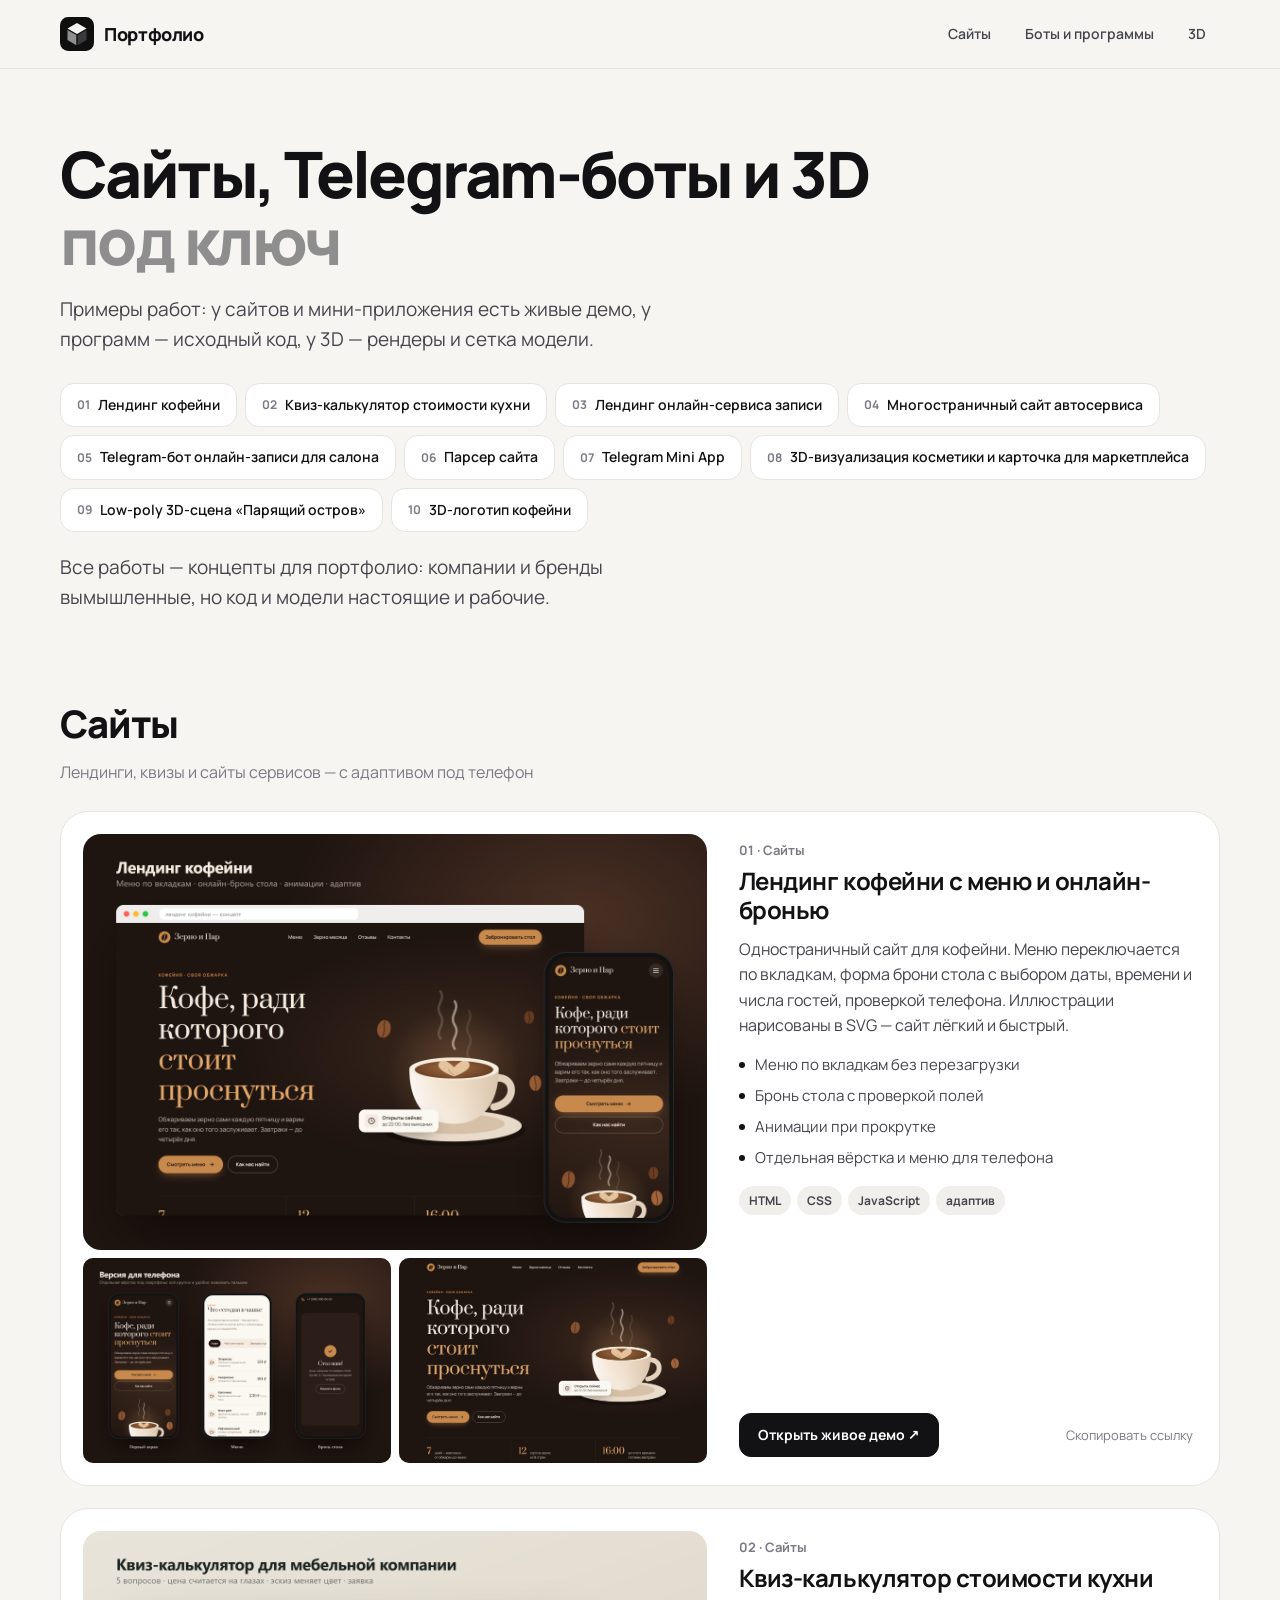
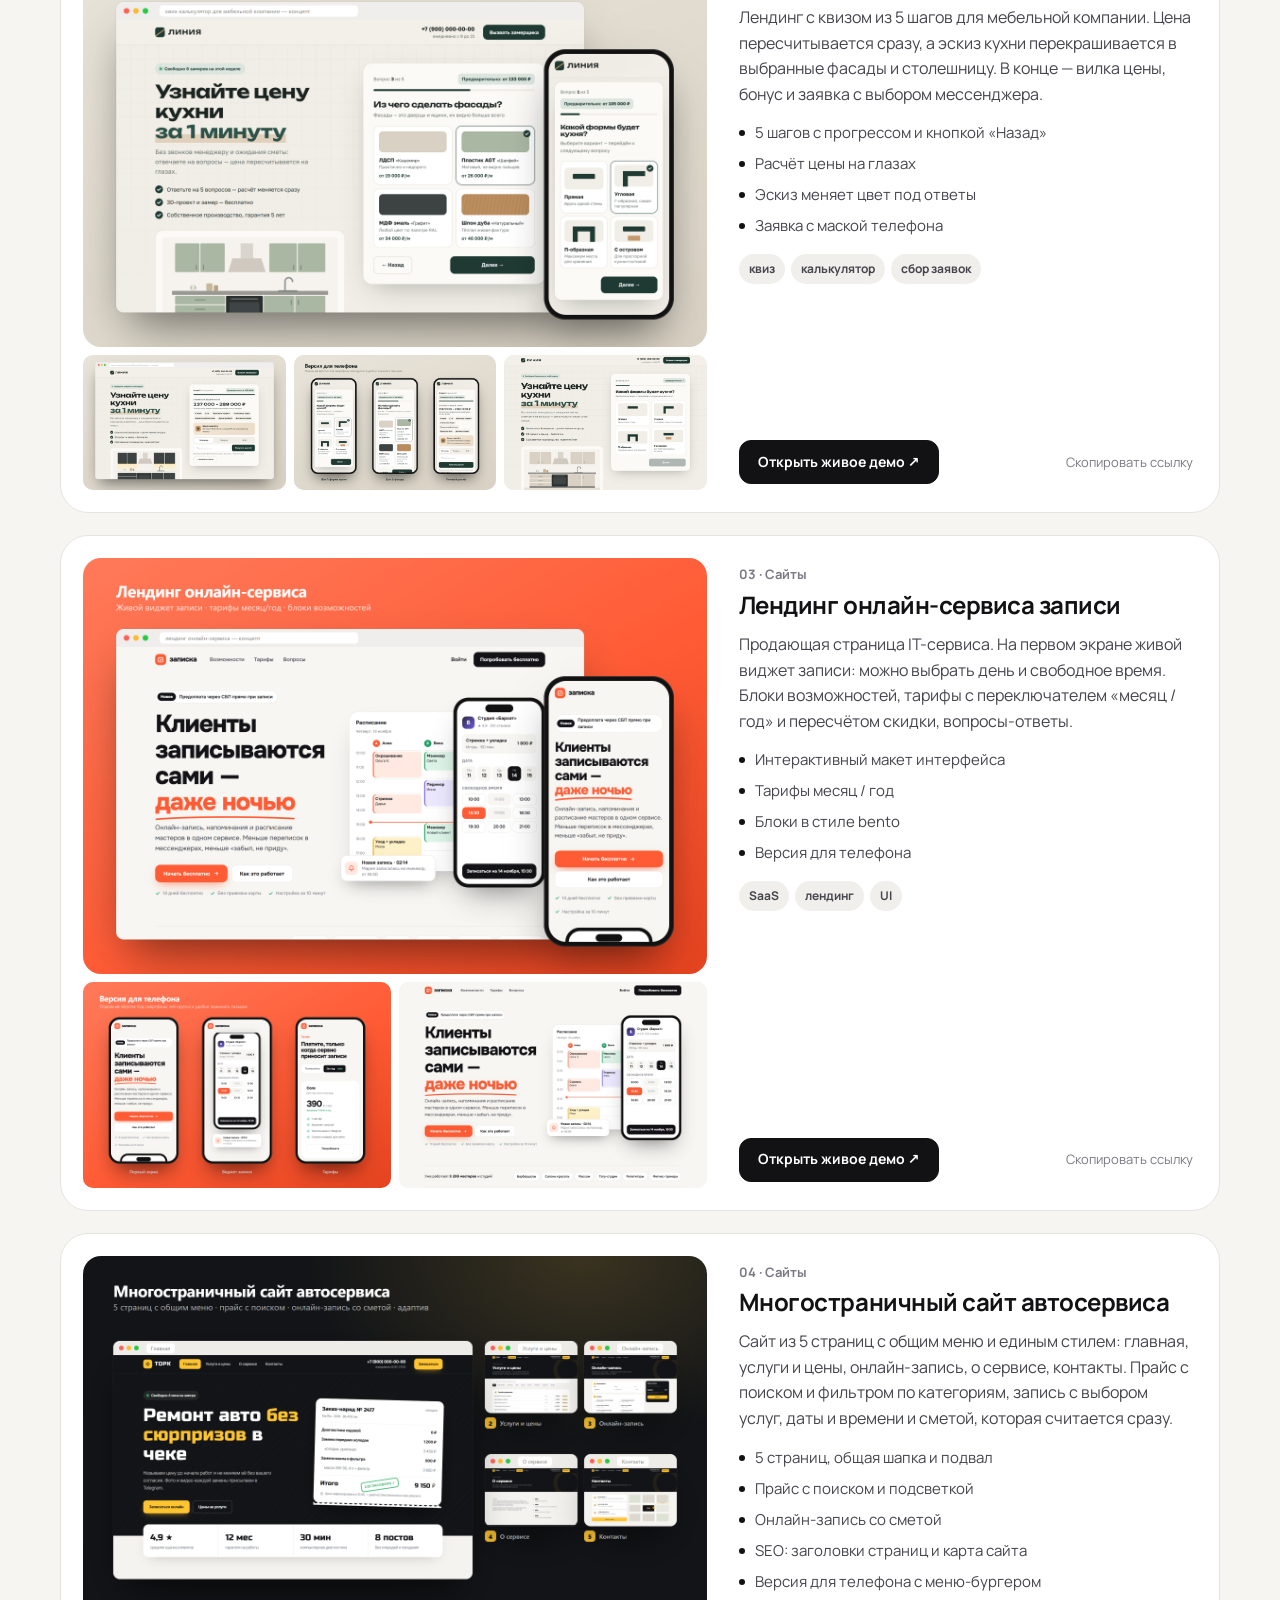
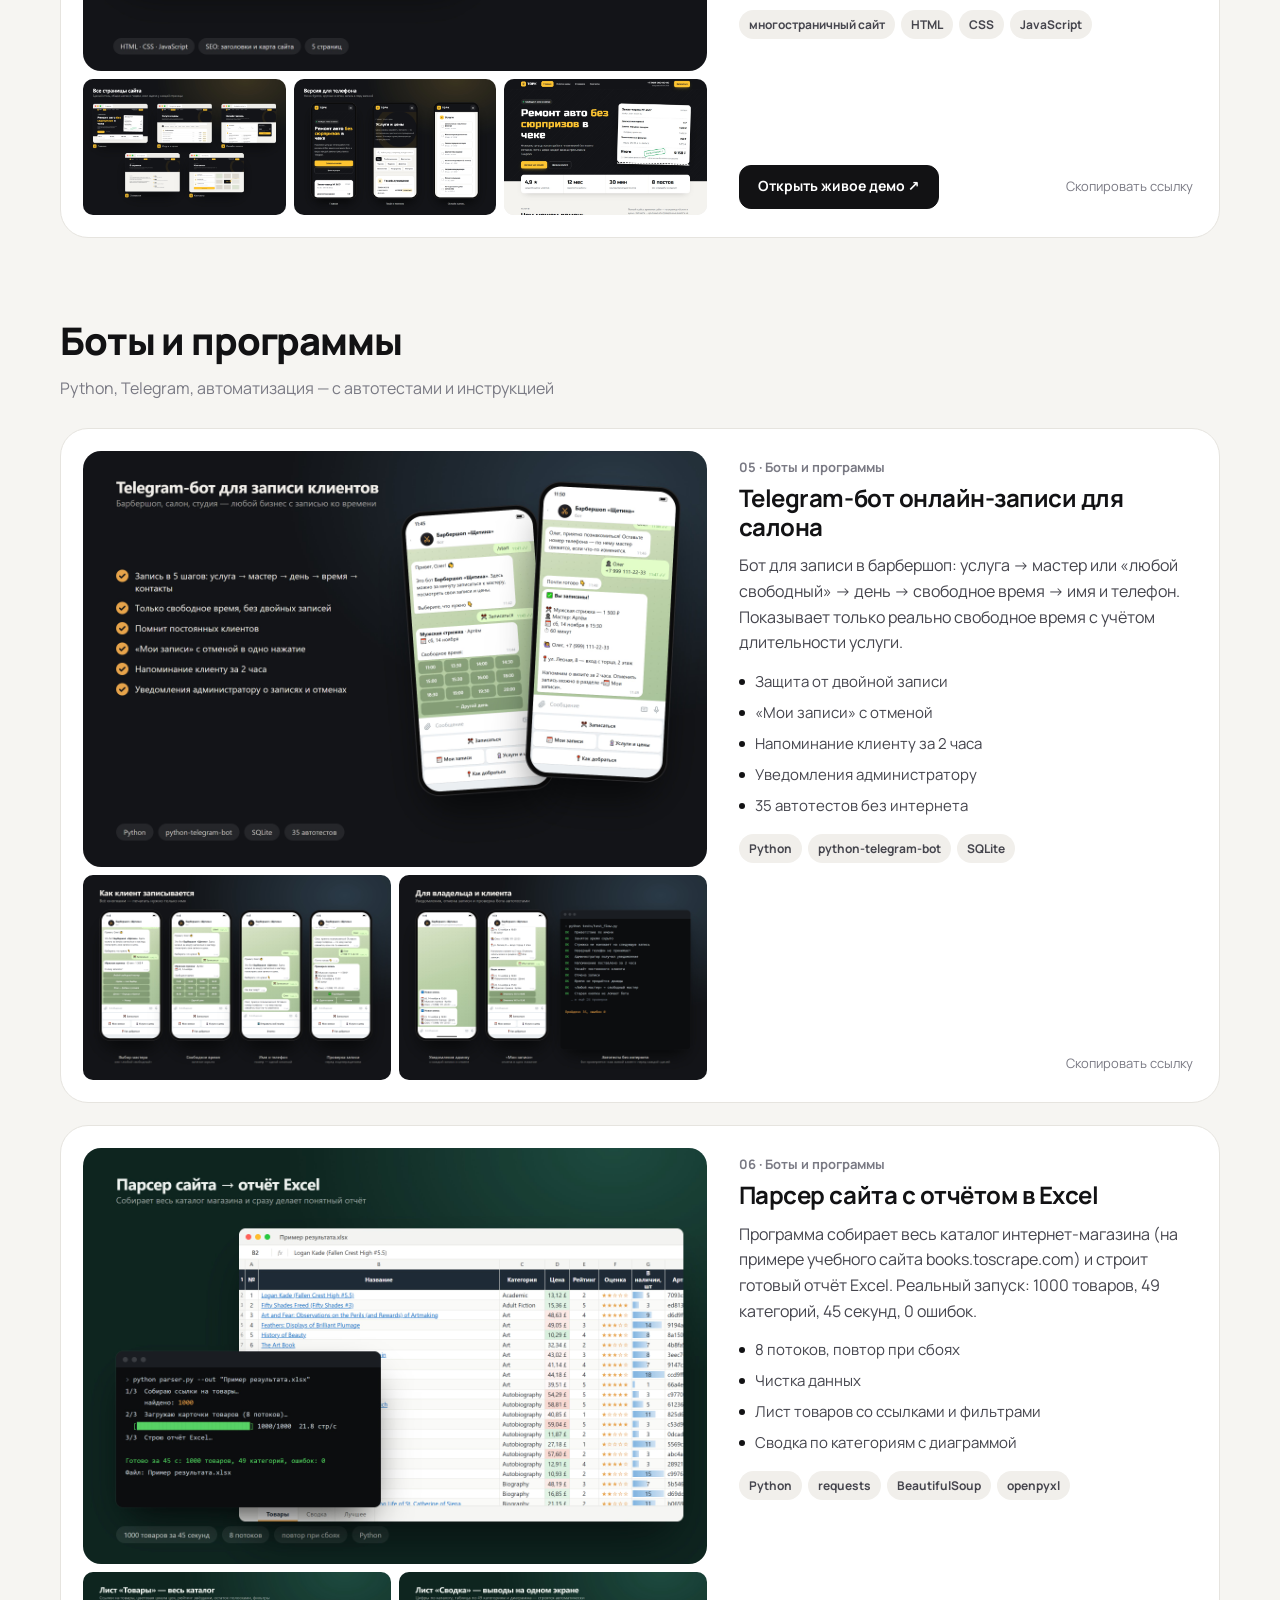
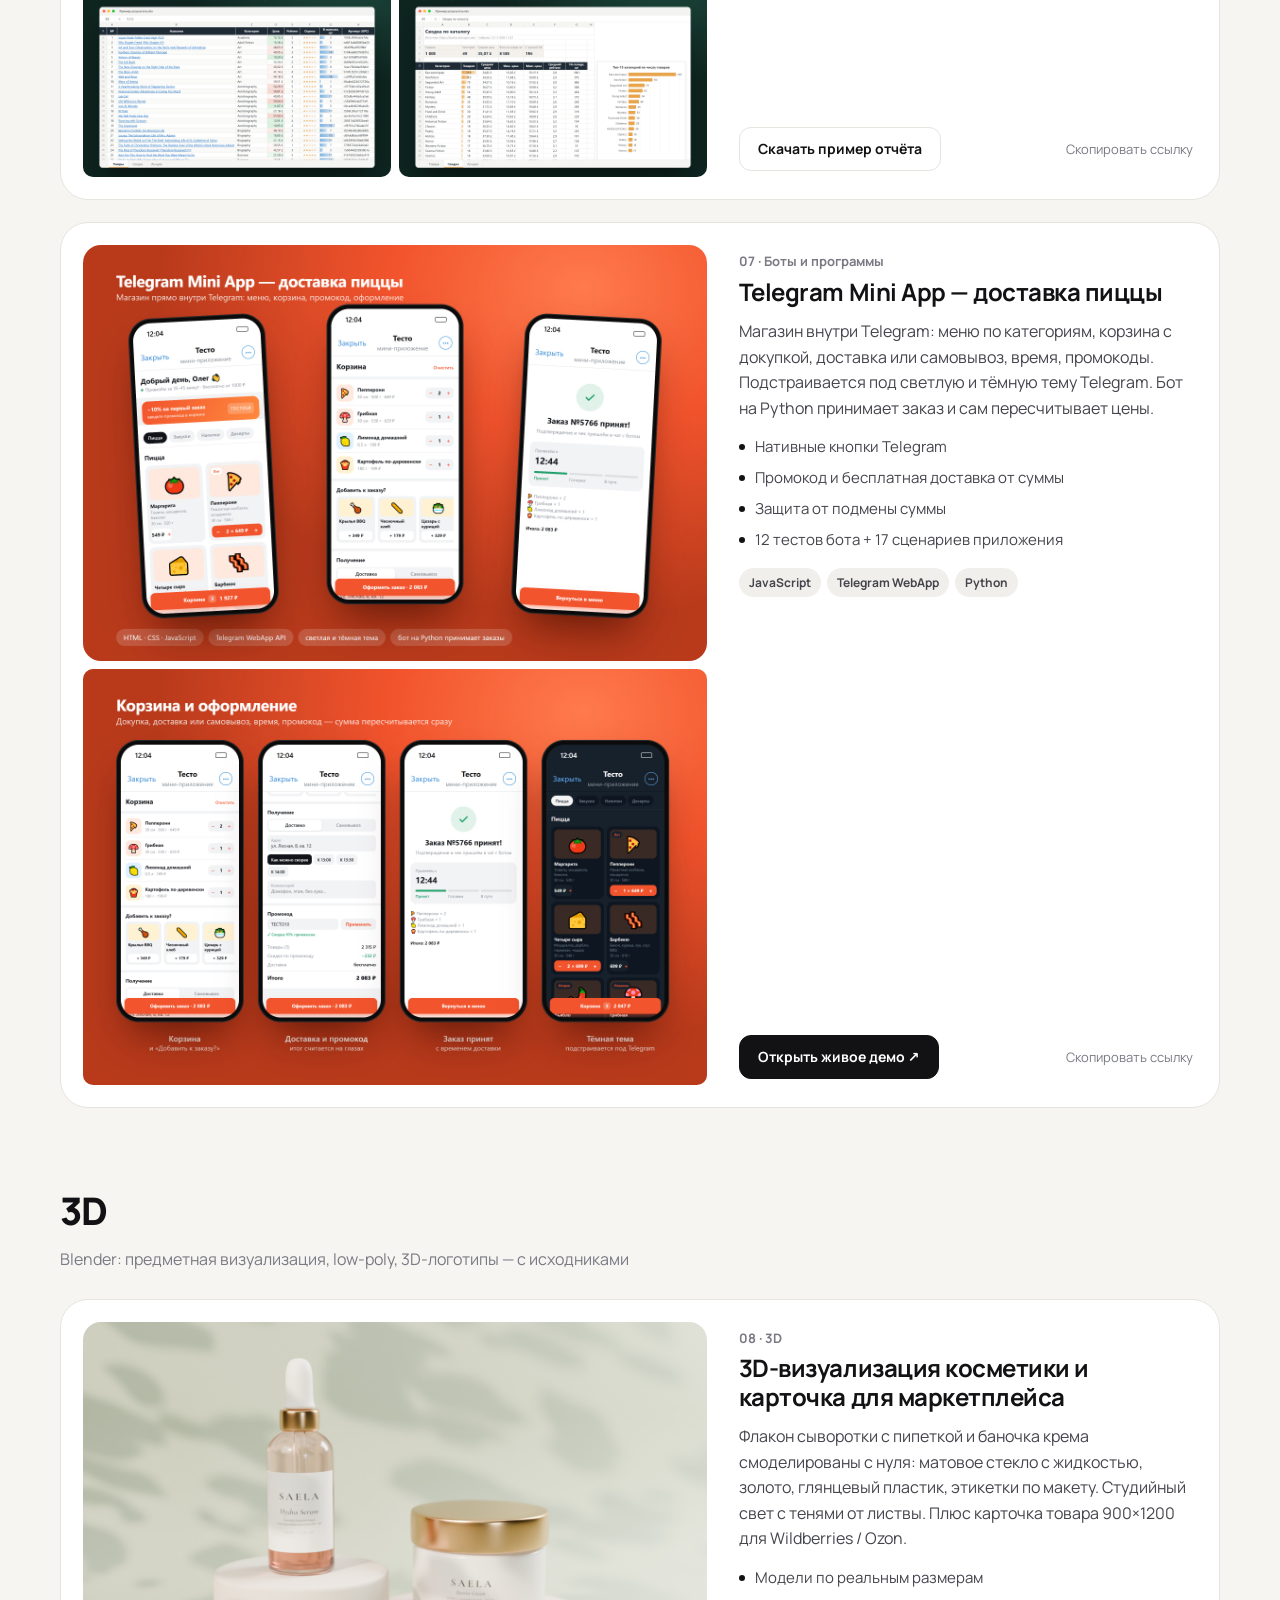
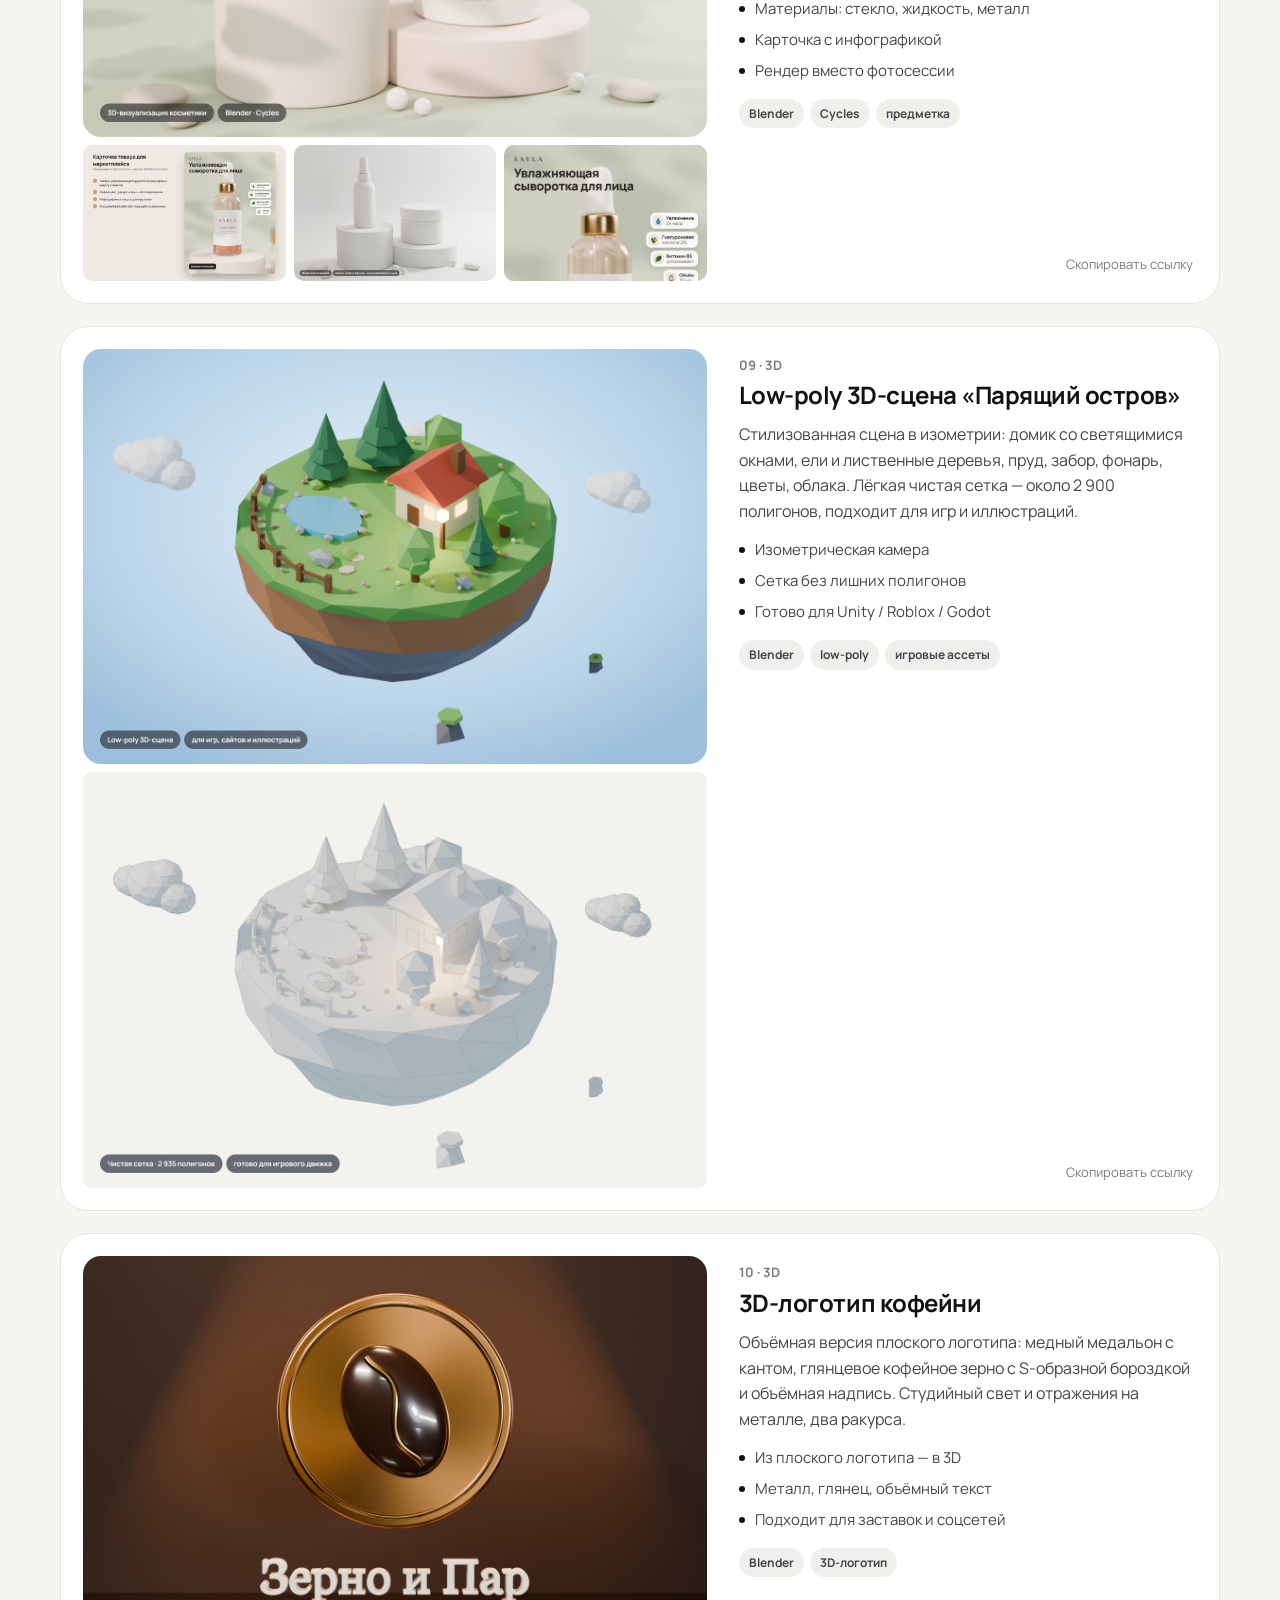
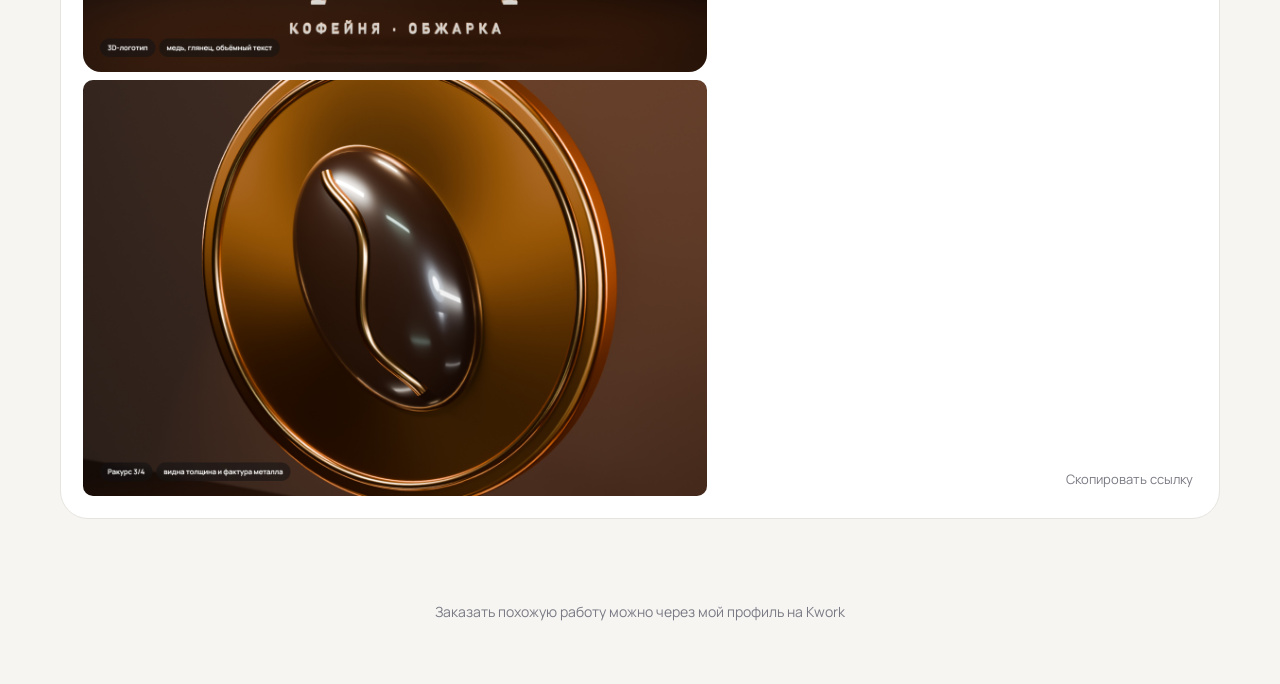
<file: index.html>
<!doctype html>
<html lang="ru">
<head>
<meta charset="utf-8">
<meta name="viewport" content="width=device-width, initial-scale=1">
<title>Портфолио — сайты, Telegram-боты и 3D</title>
<meta name="description" content="Примеры работ: лендинги и квизы, Telegram-боты и Mini App, парсеры в Excel, 3D-визуализация товаров и 3D-логотипы.">
<meta property="og:title" content="Портфолио — сайты, Telegram-боты и 3D">
<meta property="og:image" content="img/cosmetics-3d-1.jpg">
<link rel="icon" href="data:image/svg+xml,%3Csvg xmlns='http://www.w3.org/2000/svg' viewBox='0 0 100 100'%3E%3Crect width='100' height='100' rx='22' fill='%230F0F10'/%3E%3Cpath d='M50 18 78 34 50 50 22 34z' fill='%23F4F4F2'/%3E%3Cpath d='M22 38 48 53v30L22 68z' fill='%238E8E8E'/%3E%3Cpath d='M52 53 78 38v30L52 83z' fill='%233A3A3D'/%3E%3C/svg%3E">
<link rel="preconnect" href="https://fonts.googleapis.com">
<link rel="preconnect" href="https://fonts.gstatic.com" crossorigin>
<link href="https://fonts.googleapis.com/css2?family=Manrope:wght@400;500;600;700;800&display=swap" rel="stylesheet">
<style>
:root{--bg:#F6F5F2;--card:#fff;--ink:#121214;--ink2:#45454D;--muted:#7A7A84;--line:#E6E4DF;--accent:#121214}
*{box-sizing:border-box;margin:0;padding:0}
html{scroll-behavior:smooth;scroll-padding-top:84px}
body{font:16px/1.6 Manrope,'Segoe UI',system-ui,sans-serif;color:var(--ink);background:var(--bg);-webkit-font-smoothing:antialiased}
a{color:inherit;text-decoration:none}
img{display:block;max-width:100%}
.wrap{width:min(1160px,100% - 32px);margin-inline:auto}
header{position:sticky;top:0;z-index:20;background:rgba(246,245,242,.86);backdrop-filter:blur(12px);border-bottom:1px solid var(--line)}
header .wrap{display:flex;align-items:center;justify-content:space-between;height:68px;gap:16px}
.logo{display:flex;align-items:center;gap:10px;font-weight:800;font-size:18px;letter-spacing:-.02em}
.logo svg{width:34px;height:34px}
nav{display:flex;gap:6px}
nav a{padding:8px 14px;border-radius:999px;font-weight:600;font-size:14px;color:var(--ink2)}
nav a:hover{background:#ECEAE5;color:var(--ink)}

.hero{padding:72px 0 40px}
.hero h1{font-size:clamp(34px,5.4vw,64px);line-height:1.04;letter-spacing:-.04em;font-weight:800;max-width:900px}
.hero h1 span{color:#8E8E8E}
.hero p{font-size:19px;color:var(--ink2);max-width:640px;margin-top:20px}
.chips{display:flex;flex-wrap:wrap;gap:8px;margin-top:28px}
.chips a{display:flex;align-items:center;gap:8px;padding:10px 16px;border-radius:14px;background:var(--card);border:1px solid var(--line);font-weight:600;font-size:14px}
.chips a b{font-size:12px;color:var(--muted);font-weight:700}
.note{margin-top:22px;font-size:13px;color:var(--muted)}

.group{padding:40px 0 10px}
.group > h2{font-size:clamp(26px,3.4vw,38px);letter-spacing:-.03em;font-weight:800;margin-bottom:6px}
.group > p{color:var(--muted);margin-bottom:26px}
.work{background:var(--card);border:1px solid var(--line);border-radius:28px;padding:22px;margin-bottom:22px;display:grid;grid-template-columns:1.35fr 1fr;gap:28px}
.cover{border-radius:18px;overflow:hidden;cursor:zoom-in;aspect-ratio:3/2;background:#eee}
.cover img{width:100%;height:100%;object-fit:cover;transition:transform .4s}
.cover:hover img{transform:scale(1.02)}
.thumbs{display:flex;gap:8px;margin-top:8px}
.thumbs button{flex:1;border:0;padding:0;border-radius:10px;overflow:hidden;cursor:zoom-in;aspect-ratio:3/2;background:#eee}
.thumbs img{width:100%;height:100%;object-fit:cover;object-position:top}
.info{display:flex;flex-direction:column;padding:6px 4px}
.num{font-size:13px;font-weight:700;color:var(--muted)}
.info h3{font-size:24px;line-height:1.2;letter-spacing:-.02em;margin:6px 0 12px}
.info p{color:var(--ink2)}
.info ul{list-style:none;margin:14px 0 0;display:grid;gap:7px}
.info li{display:flex;gap:10px;font-size:15px;color:var(--ink2)}
.info li::before{content:"";flex:none;width:6px;height:6px;border-radius:50%;background:var(--ink);margin-top:9px}
.tags{display:flex;flex-wrap:wrap;gap:6px;margin-top:16px}
.tags span{font-size:12px;font-weight:700;padding:5px 10px;border-radius:999px;background:#F1EFEB;color:var(--ink2)}
.btns{display:flex;flex-wrap:wrap;gap:8px;margin-top:auto;padding-top:20px}
.btn{display:inline-flex;align-items:center;gap:8px;height:44px;padding:0 18px;border-radius:12px;font-weight:700;font-size:14px;border:1px solid var(--line);background:#fff}
.btn.main{background:var(--ink);color:#fff;border-color:var(--ink)}
.btn:hover{transform:translateY(-1px)}
.copy{margin-left:auto;font-size:13px;color:var(--muted);background:none;border:0;cursor:pointer;font:inherit;font-size:13px}
.copy:hover{color:var(--ink)}
footer{padding:50px 0 60px;color:var(--muted);font-size:14px;text-align:center}

.lb{position:fixed;inset:0;z-index:50;background:rgba(10,10,12,.92);display:none;align-items:center;justify-content:center;padding:56px 16px}
.lb.on{display:flex}
.lb img{max-width:100%;max-height:100%;border-radius:10px;object-fit:contain}
.lb button{position:absolute;border:0;background:rgba(255,255,255,.12);color:#fff;width:48px;height:48px;border-radius:50%;font-size:22px;cursor:pointer}
.lb .x{top:14px;right:14px}.lb .pv{left:14px;top:50%}.lb .nx{right:14px;top:50%}
.lb .cnt{position:absolute;top:22px;left:50%;translate:-50% 0;color:#bbb;font-size:14px}
.lb.tall{align-items:flex-start;overflow:auto}.lb.tall img{max-height:none;max-width:min(100%,1100px)}

@media (max-width:860px){
  nav{display:none}
  .work{grid-template-columns:1fr;padding:14px;gap:16px;border-radius:22px}
  .hero{padding:44px 0 24px}
}
</style>
</head>
<body>
<header><div class="wrap">
  <a class="logo" href="#"><svg viewBox="0 0 100 100"><rect width="100" height="100" rx="24" fill="#0F0F10"/><path d="M50 18 78 34 50 50 22 34z" fill="#F4F4F2"/><path d="M22 38 48 53v30L22 68z" fill="#8E8E8E"/><path d="M52 53 78 38v30L52 83z" fill="#3A3A3D"/></svg>Портфолио</a>
  <nav><a href="#sites">Сайты</a><a href="#bots">Боты и программы</a><a href="#three-d">3D</a></nav>
</div></header>

<main class="wrap">
  <section class="hero">
    <h1>Сайты, Telegram-боты и 3D <span>под ключ</span></h1>
    <p>Примеры работ: у сайтов и мини-приложения есть живые демо, у программ — исходный код, у 3D — рендеры и сетка модели.</p>
    <div class="chips" id="chips"></div>
    <p class="note">Все работы — концепты для портфолио: компании и бренды вымышленные, но код и модели настоящие и рабочие.</p>
  </section>
  <div id="groups"></div>
</main>
<footer>Заказать похожую работу можно через мой профиль на Kwork</footer>

<div class="lb" id="lb"><span class="cnt" id="cnt"></span><img id="lbimg" alt=""><button class="x" id="lbx" aria-label="Закрыть">✕</button><button class="pv" id="lbp" aria-label="Назад">‹</button><button class="nx" id="lbn" aria-label="Вперёд">›</button></div>

<script>
const GROUPS = [
  { id: 'sites', title: 'Сайты', sub: 'Лендинги, квизы и сайты сервисов — с адаптивом под телефон', works: [
    { id: 'coffee', imgs: 3, title: 'Лендинг кофейни с меню и онлайн-бронью',
      text: 'Одностраничный сайт для кофейни. Меню переключается по вкладкам, форма брони стола с выбором даты, времени и числа гостей, проверкой телефона. Иллюстрации нарисованы в SVG — сайт лёгкий и быстрый.',
      points: ['Меню по вкладкам без перезагрузки', 'Бронь стола с проверкой полей', 'Анимации при прокрутке', 'Отдельная вёрстка и меню для телефона'],
      tags: ['HTML', 'CSS', 'JavaScript', 'адаптив'], demo: 'demo/coffee/' },
    { id: 'kitchen-quiz', imgs: 4, order: [1, 4, 2, 3], title: 'Квиз-калькулятор стоимости кухни',
      text: 'Лендинг с квизом из 5 шагов для мебельной компании. Цена пересчитывается сразу, а эскиз кухни перекрашивается в выбранные фасады и столешницу. В конце — вилка цены, бонус и заявка с выбором мессенджера.',
      points: ['5 шагов с прогрессом и кнопкой «Назад»', 'Расчёт цены на глазах', 'Эскиз меняет цвет под ответы', 'Заявка с маской телефона'],
      tags: ['квиз', 'калькулятор', 'сбор заявок'], demo: 'demo/kitchen-quiz/' },
    { id: 'booking-service', imgs: 3, title: 'Лендинг онлайн-сервиса записи',
      text: 'Продающая страница IT-сервиса. На первом экране живой виджет записи: можно выбрать день и свободное время. Блоки возможностей, тарифы с переключателем «месяц / год» и пересчётом скидки, вопросы-ответы.',
      points: ['Интерактивный макет интерфейса', 'Тарифы месяц / год', 'Блоки в стиле bento', 'Версия для телефона'],
      tags: ['SaaS', 'лендинг', 'UI'], demo: 'demo/booking-service/' },
    { id: 'autoservice', imgs: 4, title: 'Многостраничный сайт автосервиса',
      text: 'Сайт из 5 страниц с общим меню и единым стилем: главная, услуги и цены, онлайн-запись, о сервисе, контакты. Прайс с поиском и фильтром по категориям, запись с выбором услуг, даты и времени и сметой, которая считается сразу.',
      points: ['5 страниц, общая шапка и подвал', 'Прайс с поиском и подсветкой', 'Онлайн-запись со сметой', 'SEO: заголовки страниц и карта сайта', 'Версия для телефона с меню-бургером'],
      tags: ['многостраничный сайт', 'HTML', 'CSS', 'JavaScript'], demo: 'demo/autoservice/' },
  ]},
  { id: 'bots', title: 'Боты и программы', sub: 'Python, Telegram, автоматизация — с автотестами и инструкцией', works: [
    { id: 'barber-bot', imgs: 3, title: 'Telegram-бот онлайн-записи для салона',
      text: 'Бот для записи в барбершоп: услуга → мастер или «любой свободный» → день → свободное время → имя и телефон. Показывает только реально свободное время с учётом длительности услуги.',
      points: ['Защита от двойной записи', '«Мои записи» с отменой', 'Напоминание клиенту за 2 часа', 'Уведомления администратору', '35 автотестов без интернета'],
      tags: ['Python', 'python-telegram-bot', 'SQLite'], code: 'barber-bot' },
    { id: 'parser', imgs: 3, title: 'Парсер сайта с отчётом в Excel',
      text: 'Программа собирает весь каталог интернет-магазина (на примере учебного сайта books.toscrape.com) и строит готовый отчёт Excel. Реальный запуск: 1000 товаров, 49 категорий, 45 секунд, 0 ошибок.',
      points: ['8 потоков, повтор при сбоях', 'Чистка данных', 'Лист товаров со ссылками и фильтрами', 'Сводка по категориям с диаграммой'],
      tags: ['Python', 'requests', 'BeautifulSoup', 'openpyxl'], code: 'parser', file: ['code/parser/example-report.xlsx', 'Скачать пример отчёта'] },
    { id: 'mini-app', imgs: 2, title: 'Telegram Mini App — доставка пиццы',
      text: 'Магазин внутри Telegram: меню по категориям, корзина с докупкой, доставка или самовывоз, время, промокоды. Подстраивается под светлую и тёмную тему Telegram. Бот на Python принимает заказ и сам пересчитывает цены.',
      points: ['Нативные кнопки Telegram', 'Промокод и бесплатная доставка от суммы', 'Защита от подмены суммы', '12 тестов бота + 17 сценариев приложения'],
      tags: ['JavaScript', 'Telegram WebApp', 'Python'], demo: 'demo/mini-app/', code: 'mini-app-bot' },
  ]},
  { id: 'three-d', title: '3D', sub: 'Blender: предметная визуализация, low-poly, 3D-логотипы — с исходниками', works: [
    { id: 'cosmetics-3d', imgs: 4, title: '3D-визуализация косметики и карточка для маркетплейса',
      text: 'Флакон сыворотки с пипеткой и баночка крема смоделированы с нуля: матовое стекло с жидкостью, золото, глянцевый пластик, этикетки по макету. Студийный свет с тенями от листвы. Плюс карточка товара 900×1200 для Wildberries / Ozon.',
      points: ['Модели по реальным размерам', 'Материалы: стекло, жидкость, металл', 'Карточка с инфографикой', 'Рендер вместо фотосессии'],
      tags: ['Blender', 'Cycles', 'предметка'] },
    { id: 'island-3d', imgs: 2, title: 'Low-poly 3D-сцена «Парящий остров»',
      text: 'Стилизованная сцена в изометрии: домик со светящимися окнами, ели и лиственные деревья, пруд, забор, фонарь, цветы, облака. Лёгкая чистая сетка — около 2 900 полигонов, подходит для игр и иллюстраций.',
      points: ['Изометрическая камера', 'Сетка без лишних полигонов', 'Готово для Unity / Roblox / Godot'],
      tags: ['Blender', 'low-poly', 'игровые ассеты'] },
    { id: 'logo-3d', imgs: 2, title: '3D-логотип кофейни',
      text: 'Объёмная версия плоского логотипа: медный медальон с кантом, глянцевое кофейное зерно с S-образной бороздкой и объёмная надпись. Студийный свет и отражения на металле, два ракурса.',
      points: ['Из плоского логотипа — в 3D', 'Металл, глянец, объёмный текст', 'Подходит для заставок и соцсетей'],
      tags: ['Blender', '3D-логотип'] },
  ]},
];

// ссылка на исходный код в репозитории (работает на GitHub Pages: имя.github.io/портфолио)
const host = location.hostname.endsWith('github.io') ? location.hostname.split('.')[0] : null;
const repo = host ? `https://github.com/${host}/${location.pathname.split('/')[1] || ''}` : null;
const all = [];
let n = 0;
document.getElementById('chips').innerHTML = GROUPS.flatMap((g) => g.works).map((w, i) => `<a href="#${w.id}"><b>${String(i + 1).padStart(2, '0')}</b>${w.title.split(' — ')[0].split(' с ')[0]}</a>`).join('');
document.getElementById('groups').innerHTML = GROUPS.map((g) => `<section class="group" id="${g.id}"><h2>${g.title}</h2><p>${g.sub}</p>${g.works.map((w) => {
  n++;
  const order = w.order || Array.from({ length: w.imgs }, (_, i) => i + 1);
  const imgs = order.map((k) => `img/${w.id}-${k}.jpg`);
  const start = all.length;
  all.push(...imgs);
  const btns = [
    w.demo ? `<a class="btn main" href="${w.demo}" target="_blank" rel="noopener">Открыть живое демо ↗</a>` : '',
    w.code && repo ? `<a class="btn" href="${repo}/tree/main/code/${w.code}" target="_blank" rel="noopener">Исходный код</a>` : '',
    w.file ? `<a class="btn" href="${w.file[0]}" download>${w.file[1]}</a>` : '',
  ].join('');
  return `<article class="work" id="${w.id}">
    <div><div class="cover" data-i="${start}"><img src="${imgs[0]}" alt="${w.title}" loading="lazy"></div>
      <div class="thumbs">${imgs.slice(1).map((s, j) => `<button data-i="${start + j + 1}"><img src="${s}" alt="" loading="lazy"></button>`).join('')}</div></div>
    <div class="info"><span class="num">${String(n).padStart(2, '0')} · ${g.title}</span><h3>${w.title}</h3><p>${w.text}</p>
      <ul>${w.points.map((p) => `<li>${p}</li>`).join('')}</ul>
      <div class="tags">${w.tags.map((t) => `<span>${t}</span>`).join('')}</div>
      <div class="btns">${btns}<button class="copy" data-link="${w.id}">Скопировать ссылку</button></div></div></article>`;
}).join('')}</section>`).join('');

// просмотр картинок
const lb = document.getElementById('lb'), lbimg = document.getElementById('lbimg');
let cur = 0;
function show(i) {
  cur = (i + all.length) % all.length;
  lbimg.src = all[cur];
  document.getElementById('cnt').textContent = `${cur + 1} / ${all.length}`;
  lb.classList.add('on');
  lbimg.onload = () => lb.classList.toggle('tall', lbimg.naturalHeight > lbimg.naturalWidth * 1.6);
}
document.addEventListener('click', (e) => {
  const t = e.target.closest('[data-i]');
  if (t) show(+t.dataset.i);
  const c = e.target.closest('.copy');
  if (c) {
    const url = location.href.split('#')[0] + '#' + c.dataset.link;
    (navigator.clipboard ? navigator.clipboard.writeText(url) : Promise.reject()).catch(() => {
      const ta = Object.assign(document.createElement('textarea'), { value: url });
      document.body.append(ta); ta.select(); document.execCommand('copy'); ta.remove();
    }).finally(() => { c.textContent = 'Скопировано ✓'; setTimeout(() => (c.textContent = 'Скопировать ссылку'), 1500); });
  }
});
document.getElementById('lbx').onclick = () => lb.classList.remove('on');
document.getElementById('lbp').onclick = () => show(cur - 1);
document.getElementById('lbn').onclick = () => show(cur + 1);
lb.addEventListener('click', (e) => { if (e.target === lb) lb.classList.remove('on'); });
document.addEventListener('keydown', (e) => {
  if (!lb.classList.contains('on')) return;
  if (e.key === 'Escape') lb.classList.remove('on');
  if (e.key === 'ArrowLeft') show(cur - 1);
  if (e.key === 'ArrowRight') show(cur + 1);
});
if (location.hash) document.getElementById(location.hash.slice(1))?.scrollIntoView();
</script>
</body>
</html>
</file>
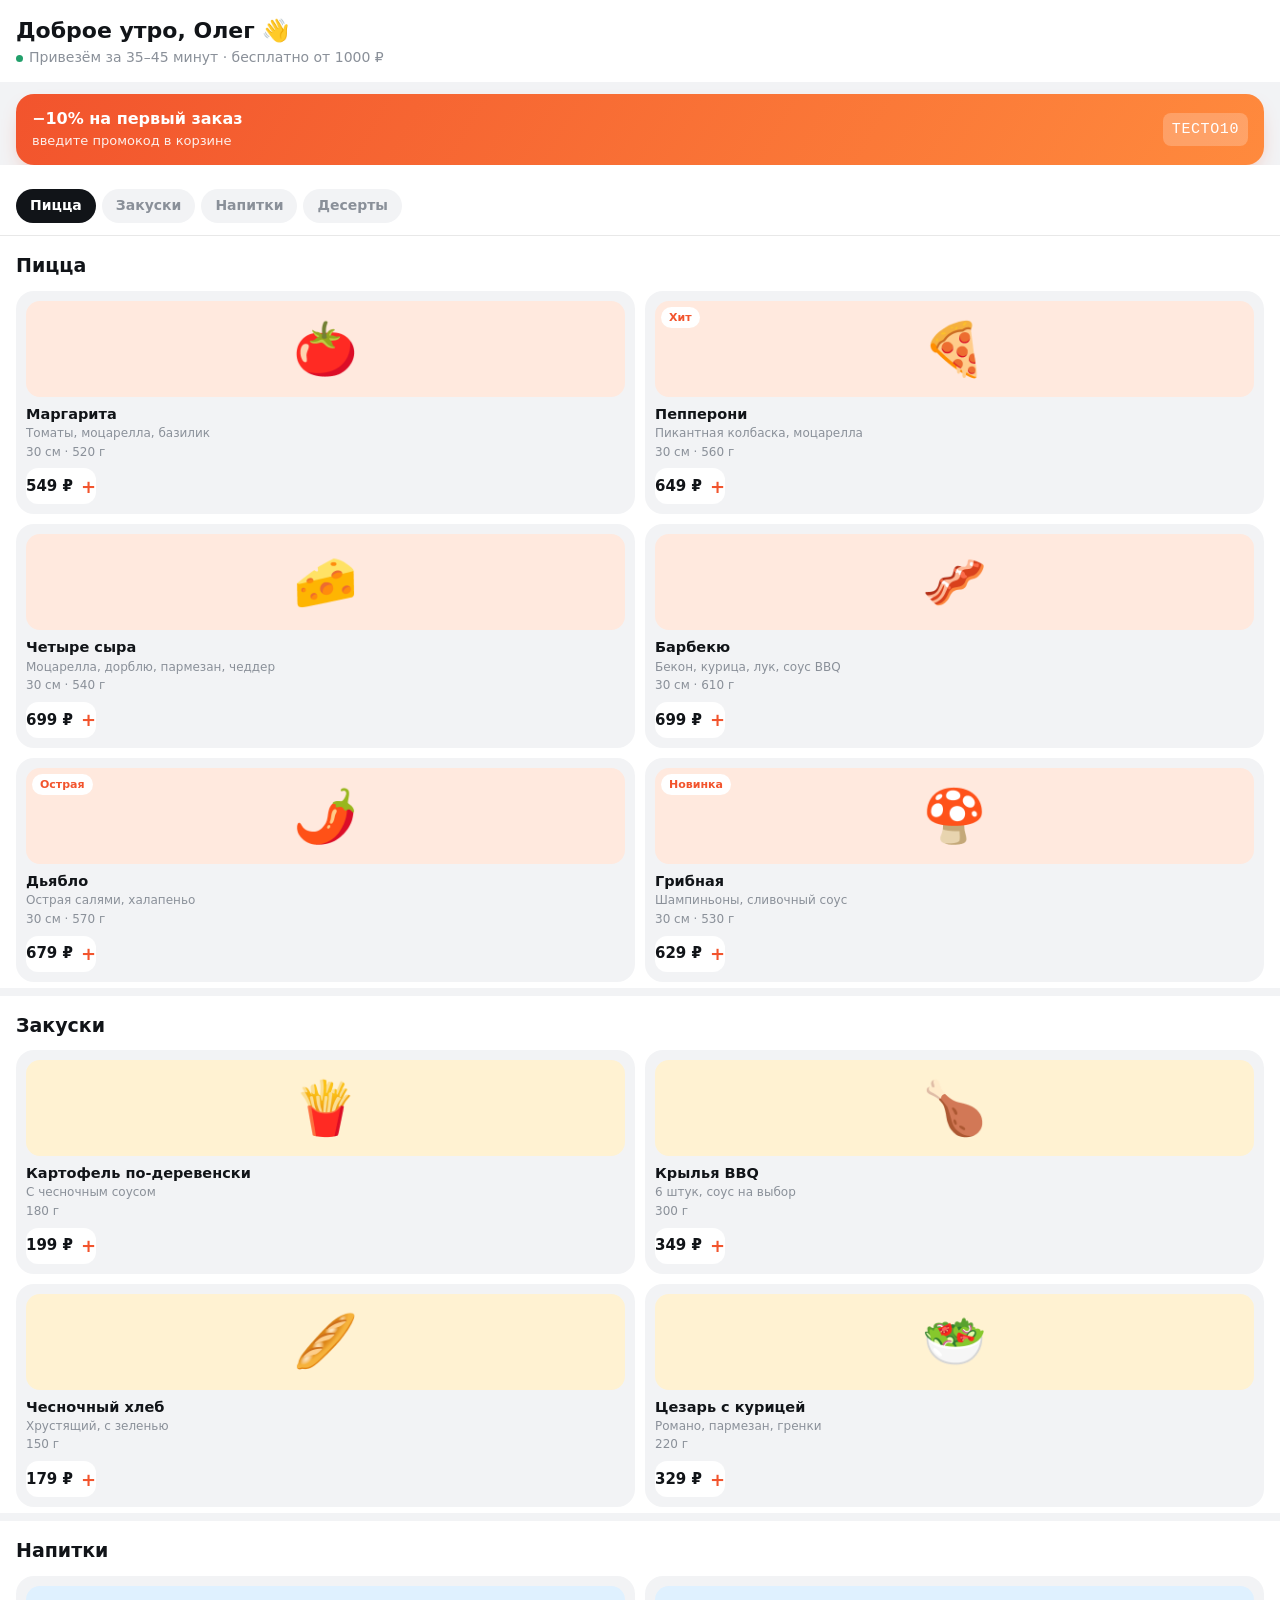
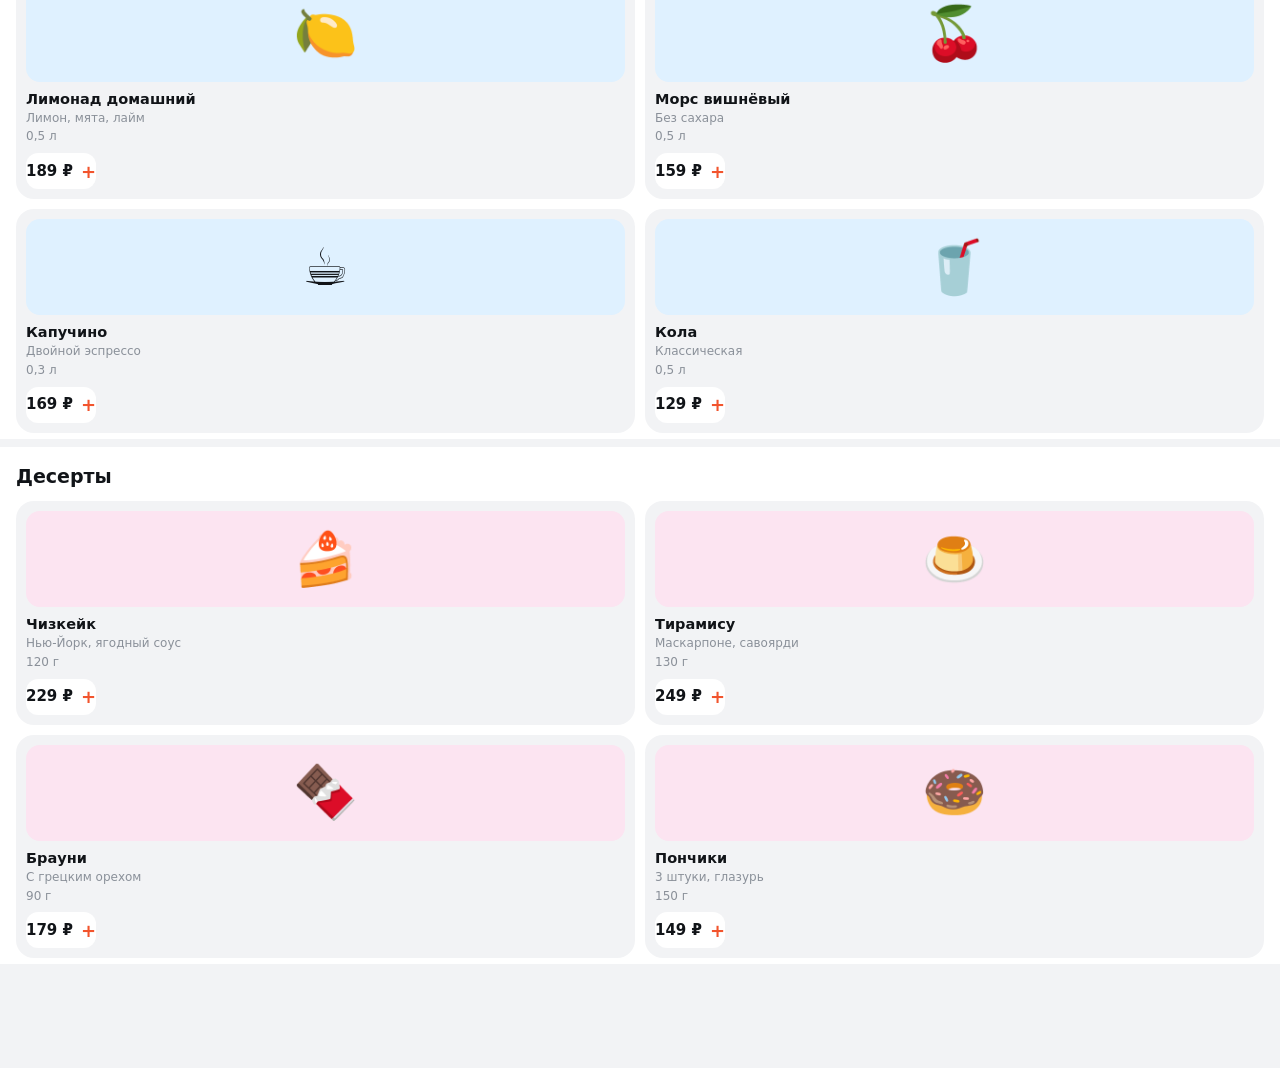
<file: code/mini-app-bot/index.html>
<!doctype html>
<html lang="ru">
<head>
<meta charset="utf-8">
<meta name="viewport" content="width=device-width, initial-scale=1, maximum-scale=1, user-scalable=no">
<title>Тесто — доставка пиццы</title>
<script src="https://telegram.org/js/telegram-web-app.js"></script>
<script src="menu.js"></script>
<style>
:root{
  /* цвета берутся из темы Telegram пользователя; запасные — для открытия в обычном браузере */
  --bg:var(--tg-theme-bg-color,#ffffff); --bg2:var(--tg-theme-secondary-bg-color,#f2f3f5);
  --text:var(--tg-theme-text-color,#111418); --hint:var(--tg-theme-hint-color,#8a9099);
  --brand:#F2542D; --brand-2:#FF7A4D; --ok:#22A06B; --line:rgba(127,127,127,.18);
  --c-pizza:#FFE9DE; --c-snacks:#FFF2D2; --c-drinks:#DFF1FF; --c-dessert:#FCE4F1;
}
.dark{--bg:#17212B; --bg2:#0E1621; --text:#F5F5F5; --hint:#7D8B99; --line:rgba(255,255,255,.08);
  --c-pizza:#3A2A25; --c-snacks:#3A3424; --c-drinks:#1F3243; --c-dessert:#3A2533}
*{box-sizing:border-box;margin:0;padding:0;-webkit-tap-highlight-color:transparent}
html,body{background:var(--bg2)}
body{font:15px/1.4 -apple-system,'Segoe UI',Roboto,system-ui,sans-serif;color:var(--text);min-height:100vh}
button,input,textarea{font:inherit;color:inherit;border:0;background:none;outline:none}
button{cursor:pointer}
.view{display:none;padding-bottom:96px}.view.on{display:block;animation:in .25s ease}
@keyframes in{from{opacity:0;transform:translateY(8px)}}

/* меню */
.hello{background:var(--bg);padding:18px 16px 14px}
.hello h1{font-size:22px;line-height:1.2}
.hello p{color:var(--hint);font-size:14px;margin-top:4px;display:flex;gap:6px;align-items:center}
.hello p i{width:7px;height:7px;border-radius:50%;background:var(--ok)}
.promo{margin:12px 16px 0;border-radius:18px;padding:14px 16px;color:#fff;display:flex;gap:12px;align-items:center;
  background:linear-gradient(120deg,#F2542D,#FF8A3D);box-shadow:0 10px 24px -14px rgba(242,84,45,.9)}
.promo b{display:block;font-size:16px}.promo span{font-size:13px;opacity:.9}
.promo code{font:700 13px/1 inherit;background:rgba(255,255,255,.22);padding:6px 9px;border-radius:8px;margin-left:auto;letter-spacing:.04em}
.cats{position:sticky;top:0;z-index:5;background:var(--bg);display:flex;gap:6px;overflow-x:auto;padding:12px 16px;scrollbar-width:none;
  border-bottom:1px solid var(--line)}
.cats::-webkit-scrollbar{display:none}
.cats button{flex:none;height:34px;padding:0 14px;border-radius:999px;background:var(--bg2);font-weight:600;font-size:14px;color:var(--hint);transition:.2s}
.cats button.on{background:var(--text);color:var(--bg)}
section{background:var(--bg);padding:16px 16px 6px;margin-bottom:8px}
section h2{font-size:19px;margin-bottom:12px}
.grid{display:grid;grid-template-columns:1fr 1fr;gap:10px}
.card{background:var(--bg2);border-radius:18px;padding:10px;display:flex;flex-direction:column;position:relative}
.pic{height:96px;border-radius:14px;display:grid;place-items:center;font-size:52px;margin-bottom:8px}
.tag{position:absolute;top:16px;left:16px;font-size:11px;font-weight:700;padding:3px 8px;border-radius:999px;background:var(--bg);color:var(--brand)}
.card b{font-size:14.5px;line-height:1.25}
.card .d{font-size:12px;color:var(--hint);margin:3px 0 2px;line-height:1.3;flex:1}
.card .s{font-size:12px;color:var(--hint)}
.buy{margin-top:8px;height:36px;border-radius:12px;background:var(--bg);display:flex;align-items:center;justify-content:center;font-weight:700;font-size:15px;gap:4px}
.buy.add{color:var(--text)}
.buy.add:active{transform:scale(.97)}
.step{display:flex;align-items:center;justify-content:space-between;background:var(--brand);color:#fff;padding:0 4px}
.step button{width:30px;height:30px;border-radius:10px;font-size:20px;font-weight:600;color:#fff;display:grid;place-items:center}

/* корзина */
.head{background:var(--bg);padding:16px;display:flex;justify-content:space-between;align-items:baseline}
.head h1{font-size:22px}.head button{color:var(--brand);font-weight:600;font-size:14px}
.box{background:var(--bg);margin-top:8px;padding:6px 16px}
.box h3{font-size:16px;padding:10px 0 4px}
.row{display:flex;align-items:center;gap:12px;padding:10px 0;border-bottom:1px solid var(--line)}
.row:last-child{border-bottom:0}
.row .pic{width:52px;height:52px;font-size:28px;margin:0;flex:none;border-radius:14px}
.row .nm{flex:1;min-width:0}.row .nm b{display:block;font-size:15px}.row .nm span{font-size:13px;color:var(--hint)}
.mini{display:flex;align-items:center;gap:2px;background:var(--bg2);border-radius:12px;height:34px}
.mini button{width:32px;height:34px;font-size:18px;font-weight:600;color:var(--brand)}
.mini span{min-width:18px;text-align:center;font-weight:700}
.ups{display:flex;gap:8px;overflow-x:auto;padding:4px 0 12px;scrollbar-width:none}
.ups::-webkit-scrollbar{display:none}
.up{flex:none;width:118px;background:var(--bg2);border-radius:14px;padding:8px;font-size:13px}
.up .pic{height:54px;font-size:30px;margin-bottom:6px;border-radius:10px}
.up b{display:block;font-size:13px;line-height:1.2;height:32px;overflow:hidden}
.up button{margin-top:6px;width:100%;height:28px;border-radius:9px;background:var(--bg);font-weight:700;font-size:13px}
.seg{display:flex;background:var(--bg2);border-radius:12px;padding:3px;margin:6px 0 12px}
.seg button{flex:1;height:36px;border-radius:10px;font-weight:600;color:var(--hint)}
.seg button.on{background:var(--bg);color:var(--text);box-shadow:0 1px 3px rgba(0,0,0,.12)}
.field{display:block;background:var(--bg2);border-radius:12px;padding:8px 12px;margin-bottom:10px}
.field small{display:block;font-size:12px;color:var(--hint)}
.field input,.field textarea{width:100%;font-size:15px;resize:none}
.field.bad{box-shadow:inset 0 0 0 1.5px #E5484D}
.times{display:flex;gap:6px;flex-wrap:wrap;margin-bottom:12px}
.times button{height:34px;padding:0 12px;border-radius:10px;background:var(--bg2);font-size:14px;font-weight:600}
.times button.on{background:var(--text);color:var(--bg)}
.pickup{background:var(--bg2);border-radius:12px;padding:12px;font-size:14px;margin-bottom:12px}
.code{display:flex;gap:8px;margin-bottom:12px}
.code .field{flex:1;margin:0}
.code button{padding:0 16px;border-radius:12px;background:var(--bg2);font-weight:700;color:var(--brand)}
.code-ok{color:var(--ok);font-size:13px;font-weight:600;margin:-6px 0 10px}
.sum{padding:8px 0 12px}.sum div{display:flex;justify-content:space-between;padding:4px 0;color:var(--hint)}
.sum div b{color:var(--text);font-weight:600}
.sum .tot{border-top:1px solid var(--line);margin-top:6px;padding-top:10px;color:var(--text);font-size:18px;font-weight:700}
.sum .tot b{font-weight:800}
.empty{text-align:center;padding:60px 20px;color:var(--hint)}.empty div{font-size:56px;margin-bottom:8px}

/* заказ принят */
.done{background:var(--bg);min-height:100vh;padding:48px 20px;text-align:center}
.done .ok{width:84px;height:84px;border-radius:50%;background:rgba(34,160,107,.14);display:grid;place-items:center;margin:0 auto 18px;animation:pop .5s both}
@keyframes pop{0%{transform:scale(.5);opacity:0}70%{transform:scale(1.08)}100%{transform:none;opacity:1}}
.done h1{font-size:24px}.done p{color:var(--hint);margin-top:6px}
.eta{margin:22px 0;background:var(--bg2);border-radius:18px;padding:16px;text-align:left}
.eta b{font-size:28px;display:block}.eta span{color:var(--hint);font-size:13px}
.track{display:grid;grid-template-columns:repeat(3,1fr);gap:6px;margin-top:14px}
.track i{height:6px;border-radius:3px;background:var(--line)}.track i.on{background:var(--ok)}
.track-l{display:grid;grid-template-columns:repeat(3,1fr);gap:6px;font-size:12px;color:var(--hint);margin-top:6px}
.track-l span:first-child{color:var(--ok);font-weight:600}
.recap{text-align:left;font-size:14px;color:var(--hint)}

/* своя «главная кнопка» — только вне Telegram (в Telegram используется нативная MainButton) */
.mainbtn{position:fixed;left:12px;right:12px;bottom:12px;height:52px;border-radius:14px;background:var(--brand);color:#fff;
  font-weight:700;font-size:16px;display:none;align-items:center;justify-content:center;gap:10px;z-index:20;
  box-shadow:0 12px 26px -12px rgba(242,84,45,.9)}
.mainbtn.on{display:flex}.mainbtn:disabled{background:#9aa0a6;box-shadow:none}
.mainbtn em{font-style:normal;background:rgba(255,255,255,.22);border-radius:8px;padding:2px 8px;font-size:14px}
.toast{position:fixed;left:50%;bottom:78px;translate:-50% 20px;background:rgba(20,20,20,.88);color:#fff;padding:9px 14px;border-radius:12px;
  font-size:14px;opacity:0;transition:.25s;pointer-events:none;z-index:30;white-space:nowrap}
.toast.on{opacity:1;translate:-50% 0}
</style>
</head>
<body>

<div class="view on" id="v-menu">
  <div class="hello">
    <h1 id="hi">Добрый вечер!</h1>
    <p><i></i>Привезём за 35–45 минут · бесплатно от 1000 ₽</p>
  </div>
  <div class="promo"><div><b>−10% на первый заказ</b><span>введите промокод в корзине</span></div><code>ТЕСТО10</code></div>
  <div style="height:12px;background:var(--bg)"></div>
  <nav class="cats" id="cats"></nav>
  <div id="sections"></div>
</div>

<div class="view" id="v-cart">
  <div class="head"><h1>Корзина</h1><button id="clear">Очистить</button></div>
  <div id="cartBody"></div>
</div>

<div class="view" id="v-done"><div class="done" id="doneBody"></div></div>

<button class="mainbtn" id="main"></button>
<div class="toast" id="toast"></div>

<script>
const CATS = [['pizza', 'Пицца'], ['snacks', 'Закуски'], ['drinks', 'Напитки'], ['dessert', 'Десерты']];
const tg = window.Telegram && window.Telegram.WebApp;
const inTG = !!(tg && tg.initData);                       // открыто внутри Telegram?
const params = new URLSearchParams(location.search);
if ((inTG && tg.colorScheme === 'dark') || params.get('theme') === 'dark') document.documentElement.classList.add('dark');

const $ = (id) => document.getElementById(id);
const rub = (n) => n.toLocaleString('ru-RU') + ' ₽';
const byId = Object.fromEntries(MENU.map((p) => [p.id, p]));
const state = { cart: {}, view: 'menu', mode: 'delivery', time: 'asap', promo: null };
try { Object.assign(state.cart, JSON.parse(localStorage.getItem('testo.cart') || '{}')); } catch (e) {}
const save = () => { try { localStorage.setItem('testo.cart', JSON.stringify(state.cart)); } catch (e) {} };
const haptic = (t = 'light') => { try { inTG && tg.HapticFeedback.impactOccurred(t); } catch (e) {} };

// ---------- приветствие ----------
const user = inTG ? tg.initDataUnsafe.user : { first_name: params.get('name') || 'Олег' };
const h = new Date().getHours();
$('hi').textContent = `${h < 12 ? 'Доброе утро' : h < 18 ? 'Добрый день' : 'Добрый вечер'}, ${user?.first_name || 'друг'} 👋`;

// ---------- меню ----------
$('cats').innerHTML = CATS.map(([id, t], i) => `<button data-c="${id}" class="${i ? '' : 'on'}">${t}</button>`).join('');
$('sections').innerHTML = CATS.map(([id, t]) => `<section id="s-${id}"><h2>${t}</h2><div class="grid">${
  MENU.filter((p) => p.cat === id).map((p) => `<div class="card" data-id="${p.id}">
    <div class="pic" style="background:var(--c-${p.cat})">${p.emoji}</div>${p.tag ? `<span class="tag">${p.tag}</span>` : ''}
    <b>${p.name}</b><div class="d">${p.desc}</div><div class="s">${p.size}</div><div class="buyslot"></div></div>`).join('')
}</div></section>`).join('');

function drawBuy(id) {
  const slot = document.querySelector(`.card[data-id="${id}"] .buyslot`);
  const q = state.cart[id] || 0, p = byId[id];
  slot.innerHTML = q
    ? `<div class="buy step"><button data-a="-" data-id="${id}">−</button><span>${q} × ${rub(p.price)}</span><button data-a="+" data-id="${id}">+</button></div>`
    : `<button class="buy add" data-a="+" data-id="${id}">${rub(p.price)}<span style="color:var(--brand);font-size:18px;margin-left:4px">+</span></button>`;
}
MENU.forEach((p) => drawBuy(p.id));

function change(id, d) {
  const q = Math.max(0, (state.cart[id] || 0) + d);
  if (q) state.cart[id] = q; else delete state.cart[id];
  save(); haptic(d > 0 ? 'light' : 'soft');
  if (document.querySelector(`.card[data-id="${id}"]`)) drawBuy(id);
  if (state.view === 'cart') { remember(); drawCart(); }
  updateMain();
}
document.addEventListener('click', (e) => {
  const b = e.target.closest('[data-a]');
  if (b) change(b.dataset.id, b.dataset.a === '+' ? 1 : -1);
});

// категории: прокрутка к разделу и подсветка текущего
$('cats').addEventListener('click', (e) => {
  const b = e.target.closest('button'); if (!b) return;
  const sec = $('s-' + b.dataset.c);
  window.scrollTo({ top: sec.offsetTop - $('cats').offsetHeight + 1, behavior: 'smooth' });
});
const spy = () => {
  const y = window.scrollY + $('cats').offsetHeight + 10;
  let cur = CATS[0][0];
  CATS.forEach(([id]) => { if ($('s-' + id).offsetTop <= y) cur = id; });
  document.querySelectorAll('#cats button').forEach((b) => b.classList.toggle('on', b.dataset.c === cur));
};
window.addEventListener('scroll', () => state.view === 'menu' && spy(), { passive: true });

// ---------- расчёт ----------
function totals() {
  const items = Object.entries(state.cart).map(([id, q]) => ({ ...byId[id], q }));
  const goods = items.reduce((s, i) => s + i.price * i.q, 0);
  const count = items.reduce((s, i) => s + i.q, 0);
  const discount = state.promo ? Math.round(goods * SHOP.promo[state.promo] / 100) : 0;
  const delivery = state.mode === 'pickup' || goods - discount >= SHOP.freeFrom || !goods ? 0 : SHOP.delivery;
  return { items, goods, count, discount, delivery, total: goods - discount + delivery };
}

// ---------- корзина ----------
function slots() {
  const d = new Date(); d.setMinutes(d.getMinutes() + 60 - (d.getMinutes() % 30));
  return [['asap', 'Как можно скорее'], ...[0, 1, 2].map((i) => {
    const t = new Date(d.getTime() + i * 30 * 60000), s = t.toTimeString().slice(0, 5);
    return [s, 'К ' + s];
  })];
}
function drawCart() {
  const t = totals();
  $('clear').style.display = t.count ? '' : 'none';
  if (!t.count) {
    $('cartBody').innerHTML = `<div class="empty"><div>🛒</div>Корзина пуста — загляните в меню</div>`;
    return;
  }
  const inCart = new Set(Object.keys(state.cart));
  const ups = MENU.filter((p) => ['drinks', 'dessert', 'snacks'].includes(p.cat) && !inCart.has(p.id)).slice(0, 6);
  $('cartBody').innerHTML = `
  <div class="box">${t.items.map((i) => `<div class="row"><div class="pic" style="background:var(--c-${i.cat})">${i.emoji}</div>
    <div class="nm"><b>${i.name}</b><span>${i.size} · ${rub(i.price)}</span></div>
    <div class="mini"><button data-a="-" data-id="${i.id}">−</button><span>${i.q}</span><button data-a="+" data-id="${i.id}">+</button></div></div>`).join('')}</div>
  ${ups.length ? `<div class="box"><h3>Добавить к заказу?</h3><div class="ups">${ups.map((p) => `<div class="up">
    <div class="pic" style="background:var(--c-${p.cat})">${p.emoji}</div><b>${p.name}</b>
    <button data-a="+" data-id="${p.id}">+ ${rub(p.price)}</button></div>`).join('')}</div></div>` : ''}
  <div class="box">
    <h3>Получение</h3>
    <div class="seg" id="mode"><button data-m="delivery" class="${state.mode === 'delivery' ? 'on' : ''}">Доставка</button>
      <button data-m="pickup" class="${state.mode === 'pickup' ? 'on' : ''}">Самовывоз</button></div>
    ${state.mode === 'delivery'
      ? `<label class="field" id="addrF"><small>Адрес</small><input id="addr" placeholder="Улица, дом, квартира" value="${state.addr || ''}"></label>`
      : `<div class="pickup">📍 ${SHOP.pickup}</div>`}
    <div class="times" id="times">${slots().map(([v, l]) => `<button data-t="${v}" class="${state.time === v ? 'on' : ''}">${l}</button>`).join('')}</div>
    <label class="field"><small>Комментарий</small><textarea id="note" rows="1" placeholder="Домофон, этаж, без лука…">${state.note || ''}</textarea></label>
  </div>
  <div class="box">
    <h3>Промокод</h3>
    <div class="code"><label class="field"><input id="code" placeholder="Например, ТЕСТО10" value="${state.promo || ''}"></label><button id="apply">Применить</button></div>
    ${state.promo ? `<div class="code-ok">✓ Скидка ${SHOP.promo[state.promo]}% применена</div>` : ''}
    <div class="sum">
      <div>Товары (${t.count})<b>${rub(t.goods)}</b></div>
      ${t.discount ? `<div>Скидка по промокоду<b style="color:var(--ok)">−${rub(t.discount)}</b></div>` : ''}
      <div>Доставка<b>${t.delivery ? rub(t.delivery) : 'бесплатно'}</b></div>
      ${t.delivery ? `<div style="font-size:13px">ещё ${rub(SHOP.freeFrom - t.goods + t.discount)} до бесплатной доставки</div>` : ''}
      <div class="tot">Итого<b>${rub(t.total)}</b></div>
    </div>
  </div>`;
}
$('cartBody').addEventListener('click', (e) => {
  const m = e.target.closest('[data-m]'), tm = e.target.closest('[data-t]');
  if (m) { remember(); state.mode = m.dataset.m; drawCart(); updateMain(); }
  if (tm) { remember(); state.time = tm.dataset.t; drawCart(); }
  if (e.target.id === 'apply') {
    remember();
    const code = $('code').value.trim().toUpperCase();
    if (SHOP.promo[code]) { state.promo = code; haptic('medium'); toast('Промокод применён 🎉'); }
    else { state.promo = null; toast('Такого промокода нет'); }
    drawCart(); updateMain();
  }
});
const remember = () => { if ($('addr')) state.addr = $('addr').value; if ($('note')) state.note = $('note').value; };
$('clear').onclick = () => { state.cart = {}; save(); MENU.forEach((p) => drawBuy(p.id)); drawCart(); updateMain(); };

// ---------- переходы между экранами ----------
function show(view) {
  state.view = view;
  document.querySelectorAll('.view').forEach((v) => v.classList.toggle('on', v.id === 'v-' + view));
  window.scrollTo(0, 0);
  if (view === 'cart') drawCart();
  if (inTG) view === 'menu' ? tg.BackButton.hide() : tg.BackButton.show();
  updateMain();
}

// ---------- главная кнопка (MainButton Telegram или своя) ----------
function updateMain() {
  const t = totals();
  let text = '', visible = false, enabled = true;
  if (state.view === 'menu' && t.count) { text = `Корзина · ${rub(t.total)}`; visible = true; }
  if (state.view === 'cart' && t.count) {
    visible = true;
    if (t.goods < SHOP.minOrder) { text = `Минимальный заказ ${rub(SHOP.minOrder)}`; enabled = false; }
    else text = `Оформить заказ · ${rub(t.total)}`;
  }
  if (inTG) {
    const mb = tg.MainButton;
    mb.setParams({ text, color: enabled ? '#F2542D' : '#9AA0A6', text_color: '#FFFFFF', is_active: enabled });
    visible ? mb.show() : mb.hide();
  } else {
    const b = $('main');
    b.classList.toggle('on', visible);
    b.disabled = !enabled;
    b.innerHTML = state.view === 'menu' && t.count ? `Корзина <em>${t.count}</em> ${rub(t.total)}` : text;
  }
}
function onMain() {
  if (state.view === 'menu') return show('cart');
  if (state.view === 'cart') return checkout();
}
$('main').onclick = onMain;
if (inTG) {
  tg.ready(); tg.expand();
  tg.MainButton.onClick(onMain);
  tg.BackButton.onClick(() => show('menu'));
}

// ---------- оформление ----------
function checkout() {
  remember();
  if (state.mode === 'delivery' && !(state.addr || '').trim()) {
    $('addrF').classList.add('bad'); $('addr').focus(); haptic('heavy'); toast('Укажите адрес доставки');
    return;
  }
  const t = totals();
  const order = { items: t.items.map((i) => ({ id: i.id, q: i.q })), mode: state.mode, addr: state.addr || '',
                  time: state.time, note: state.note || '', promo: state.promo, total: t.total };
  if (inTG) { tg.sendData(JSON.stringify(order)); return; }   // бот получит заказ и пришлёт подтверждение в чат
  const num = 1000 + Math.floor(Math.random() * 9000);
  const eta = state.time === 'asap' ? new Date(Date.now() + 40 * 60000).toTimeString().slice(0, 5) : state.time;
  $('doneBody').innerHTML = `<div class="ok"><svg width="40" height="40" viewBox="0 0 24 24"><path d="M5 12.5l4.5 4.5L19 7.5" stroke="#22A06B" stroke-width="2.6" fill="none" stroke-linecap="round" stroke-linejoin="round"/></svg></div>
    <h1>Заказ №${num} принят!</h1><p>Подтверждение и чек пришлём в чат с ботом</p>
    <div class="eta"><span>${state.mode === 'pickup' ? 'Будет готов к' : 'Привезём к'}</span><b>${eta}</b>
      <div class="track"><i class="on"></i><i></i><i></i></div>
      <div class="track-l"><span>Принят</span><span>Готовим</span><span>${state.mode === 'pickup' ? 'Можно забирать' : 'В пути'}</span></div></div>
    <div class="recap">${t.items.map((i) => `${i.emoji} ${i.name} × ${i.q}`).join('<br>')}<br><br><b style="color:var(--text)">Итого: ${rub(t.total)}</b></div>`;
  state.cart = {}; state.promo = null; save(); MENU.forEach((p) => drawBuy(p.id));
  haptic('heavy');
  state.view = 'done';
  document.querySelectorAll('.view').forEach((v) => v.classList.toggle('on', v.id === 'v-done'));
  const b = $('main'); b.classList.add('on'); b.disabled = false; b.textContent = 'Вернуться в меню';
  b.onclick = () => { b.onclick = onMain; show('menu'); };
}

let tt;
function toast(text) { const el = $('toast'); el.textContent = text; el.classList.add('on'); clearTimeout(tt); tt = setTimeout(() => el.classList.remove('on'), 1800); }

updateMain();
</script>
</body>
</html>
</file>
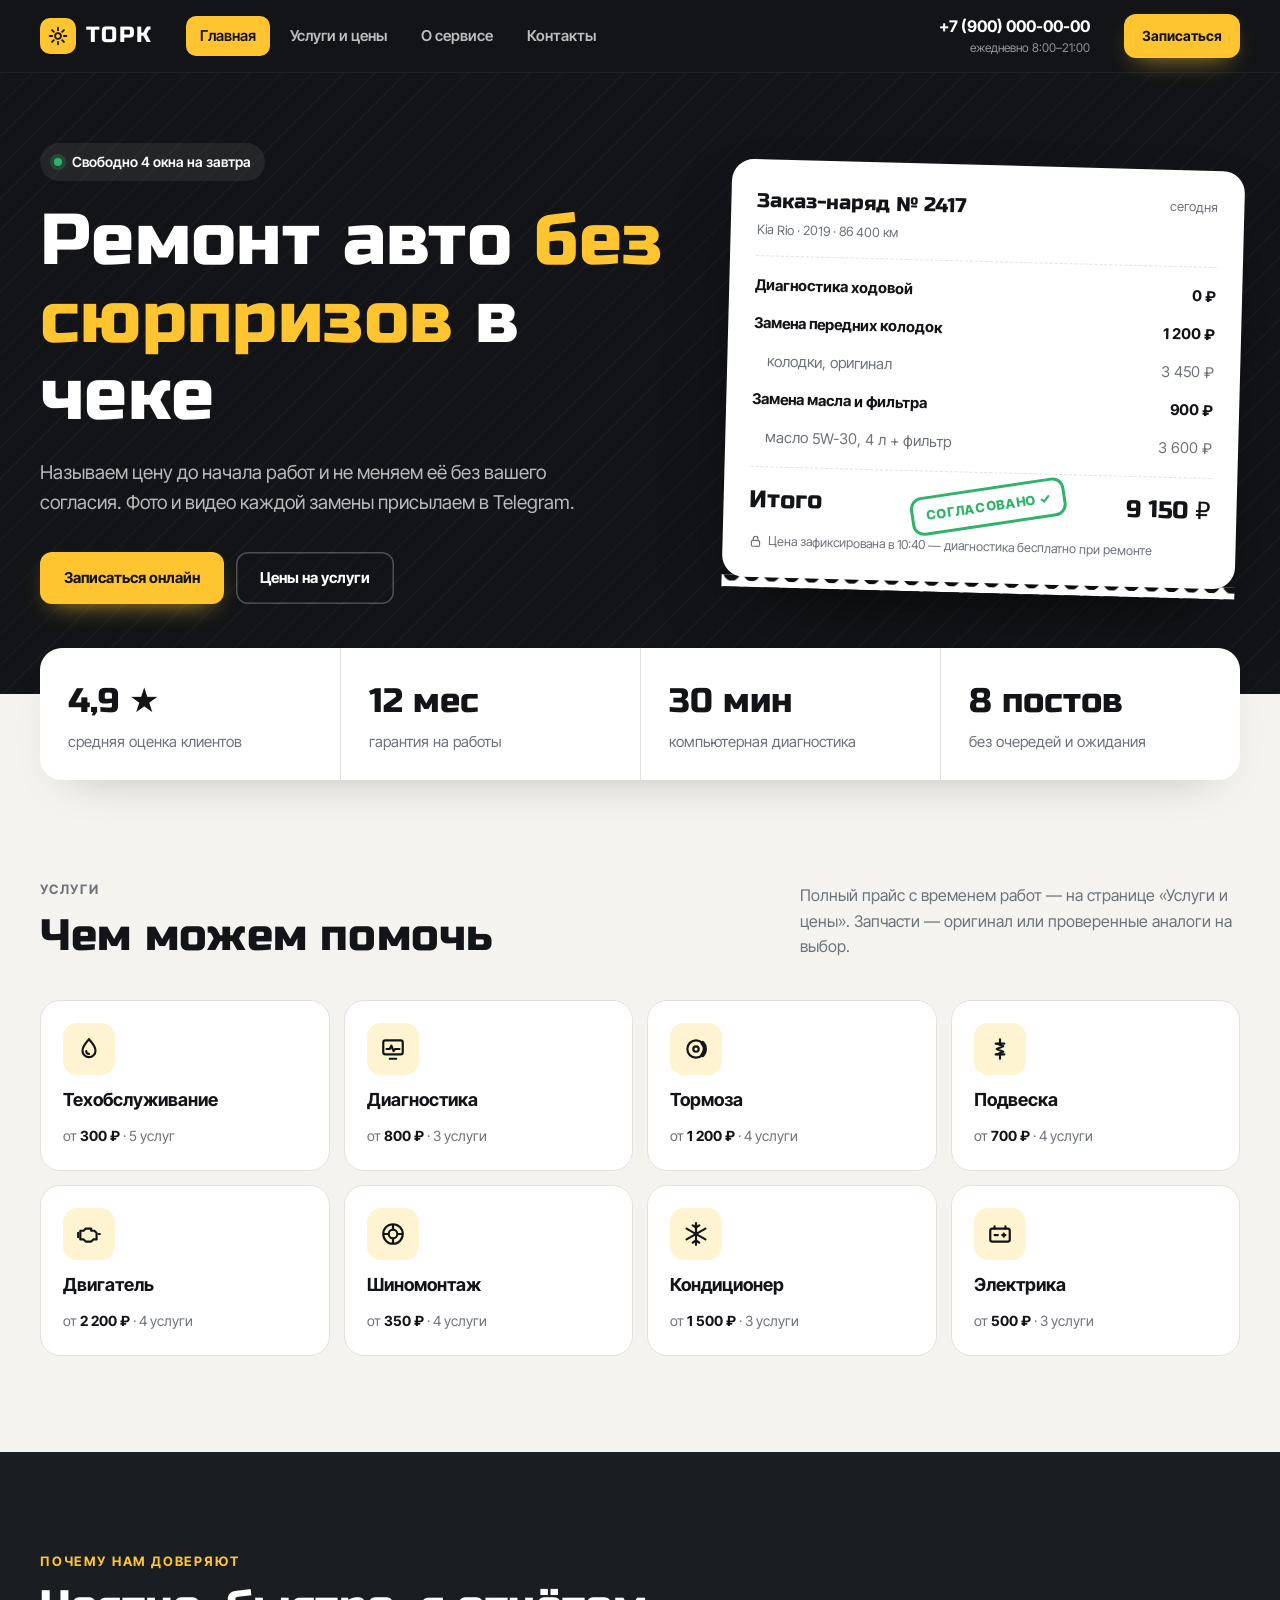
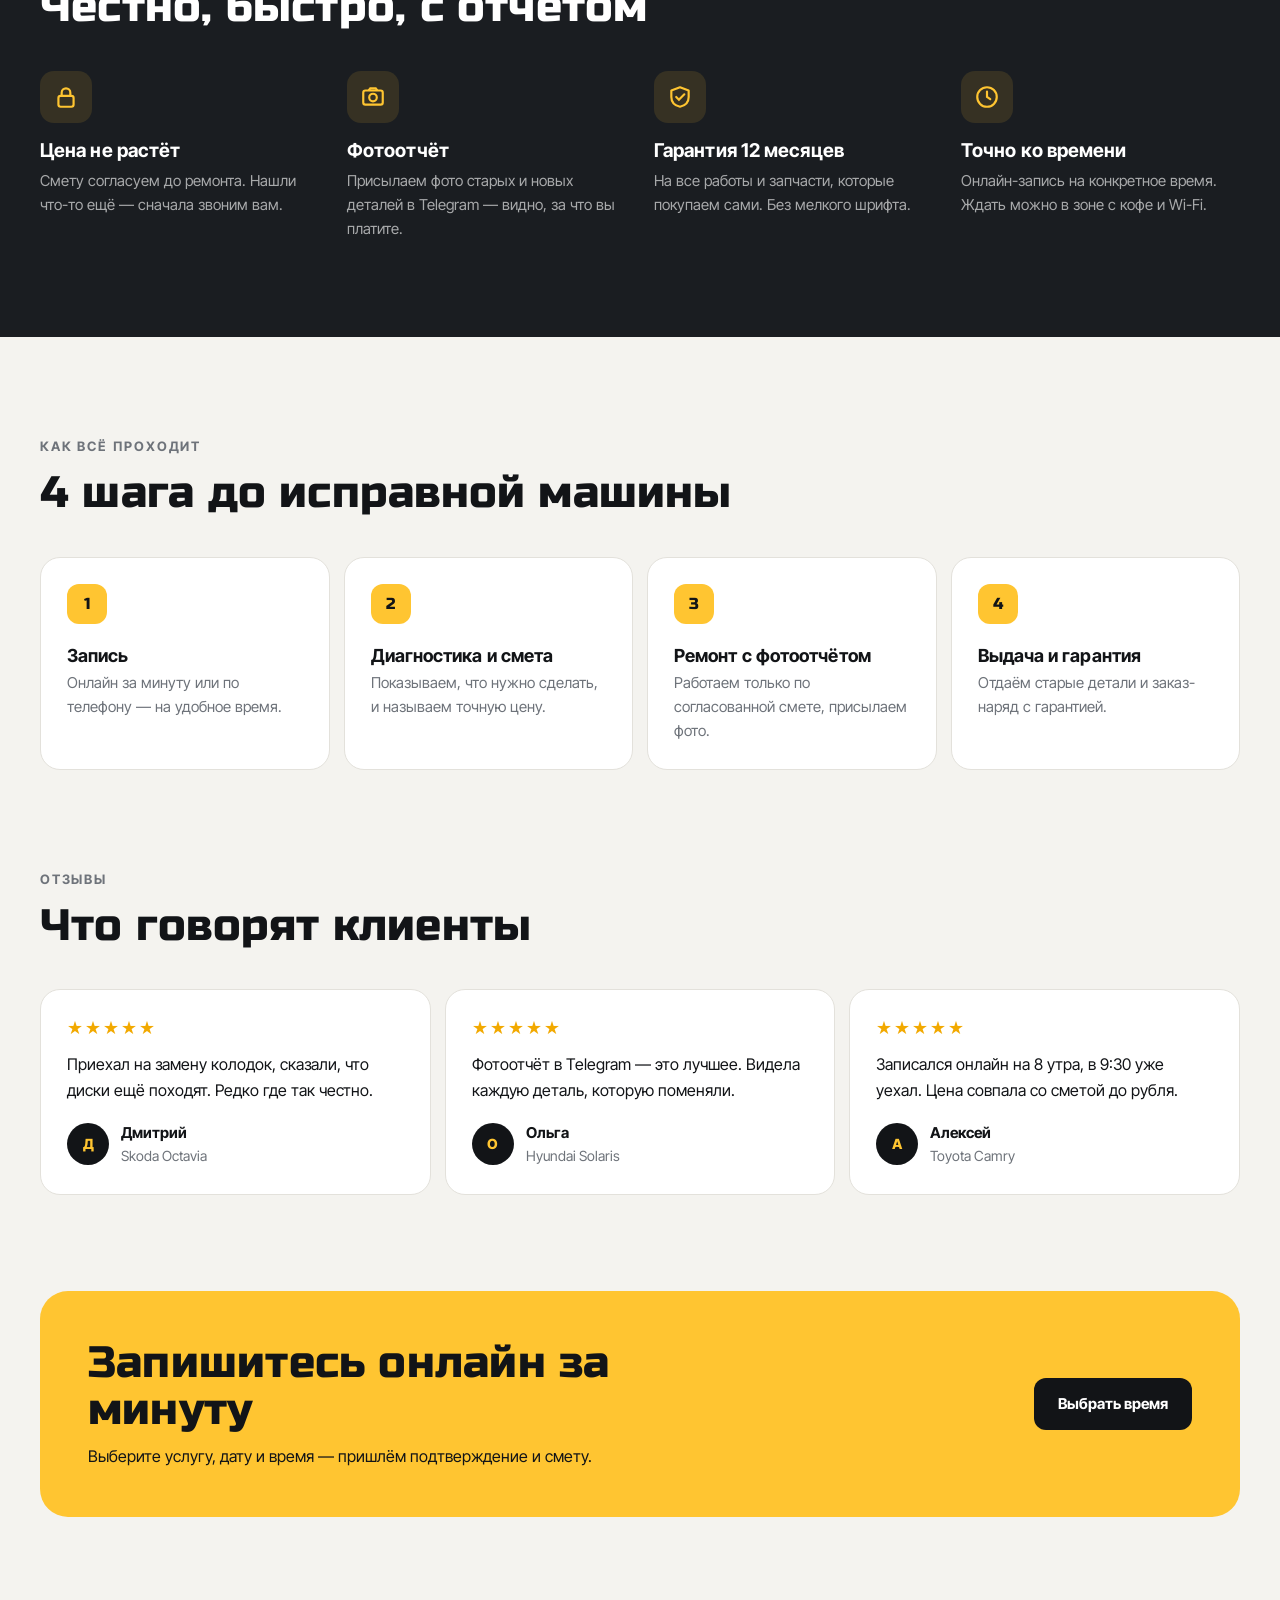
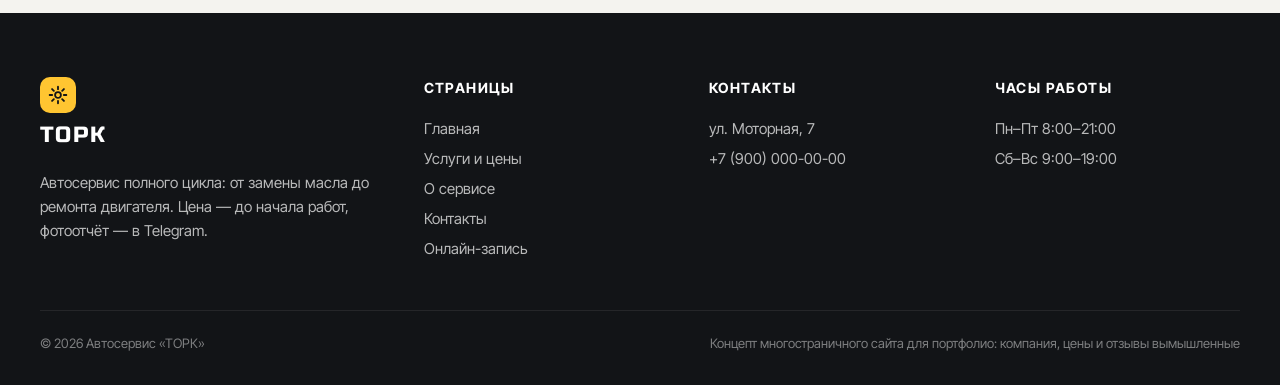
<file: demo/autoservice/index.html>
<!doctype html>
<html lang="ru">
<head>
<meta charset="utf-8">
<meta name="viewport" content="width=device-width, initial-scale=1">
<title>Автосервис «ТОРК» — ремонт авто без сюрпризов в чеке</title>
<meta name="description" content="Автосервис полного цикла: ТО, диагностика, тормоза, подвеска, двигатель. Цена до начала работ, фотоотчёт в Telegram, гарантия 12 месяцев.">
<link rel="preconnect" href="https://fonts.googleapis.com"><link rel="preconnect" href="https://fonts.gstatic.com" crossorigin>
<link href="https://fonts.googleapis.com/css2?family=Russo+One&family=Inter+Tight:wght@400;500;600;700&display=swap" rel="stylesheet">
<link rel="stylesheet" href="assets/style.css">
<style>
.hero{background:var(--ink);color:#fff;padding:70px 0 90px;position:relative;overflow:hidden}
.hero::before{content:"";position:absolute;inset:0;background:repeating-linear-gradient(135deg,rgba(255,255,255,.025) 0 2px,transparent 2px 22px)}
.hero-grid{position:relative;display:grid;grid-template-columns:1.1fr .9fr;gap:60px;align-items:center}
.badge{display:inline-flex;gap:10px;align-items:center;padding:8px 14px;border-radius:999px;background:rgba(255,255,255,.07);font-size:14px;font-weight:600}
.badge i{width:8px;height:8px;border-radius:50%;background:var(--green);box-shadow:0 0 0 4px rgba(47,179,106,.25)}
.hero h1{font-size:clamp(40px,5.6vw,72px);margin:22px 0 22px}
.hero h1 em{font-style:normal;color:var(--yellow)}
.hero .lead{font-size:19px;color:rgba(255,255,255,.7);max-width:540px;margin-bottom:34px}
.hero .acts{display:flex;gap:12px;flex-wrap:wrap}
.check{background:#fff;color:var(--ink);border-radius:22px;padding:26px;box-shadow:0 40px 80px -30px rgba(0,0,0,.7);transform:rotate(1.5deg);position:relative;font-size:15px}
.check::after{content:"";position:absolute;left:0;right:0;bottom:-10px;height:12px;background:radial-gradient(circle at 10px -2px,transparent 8px,#fff 8.5px) 0 0/20px 12px repeat-x}
.check .hd{display:flex;justify-content:space-between;align-items:start;border-bottom:1.5px dashed var(--line);padding-bottom:14px;margin-bottom:10px}
.check .hd b{display:block;font-family:var(--head);font-size:20px;font-weight:400}
.check .hd span{font-size:13px;color:var(--muted)}
.ln{display:flex;justify-content:space-between;gap:16px;padding:7px 0}
.ln span{color:var(--muted)}.ln.part span{padding-left:14px}
.tot{display:flex;justify-content:space-between;border-top:1.5px dashed var(--line);margin-top:10px;padding-top:14px;font-family:var(--head);font-size:24px}
.stamp{position:absolute;left:50%;translate:-45% 0;bottom:58px;border:3px solid var(--green);color:var(--green);border-radius:12px;padding:6px 12px;font-weight:800;font-size:13px;
  transform:rotate(-10deg);text-transform:uppercase;letter-spacing:.06em;background:rgba(255,255,255,.85)}
.fixed{margin-top:12px;font-size:12.5px;color:var(--muted);display:flex;gap:6px;align-items:center}
.stats{display:grid;grid-template-columns:repeat(4,1fr);background:var(--card);border-radius:22px;margin-top:-46px;position:relative;box-shadow:0 20px 50px -30px rgba(0,0,0,.3)}
.stats div{padding:26px 28px}.stats div+div{border-left:1px solid var(--line)}
.stats b{display:block;font-family:var(--head);font-size:34px;font-weight:400}.stats span{color:var(--muted);font-size:15px}
.svc{display:grid;grid-template-columns:repeat(4,1fr);gap:14px}
.svc a{background:var(--card);border:1px solid var(--line);border-radius:20px;padding:22px;display:flex;flex-direction:column;gap:14px;transition:.2s}
.svc a:hover{border-color:var(--ink);transform:translateY(-3px)}
.svc b{font-size:18px;line-height:1.25}.svc span{color:var(--muted);font-size:14px;margin-top:auto}
.svc span strong{color:var(--ink)}
.why{display:grid;grid-template-columns:repeat(4,1fr);gap:28px}
.why div h3{font-family:var(--sans);font-weight:700;font-size:19px;margin:18px 0 8px}
.why div p{color:rgba(255,255,255,.62);font-size:15px}
.steps{display:grid;grid-template-columns:repeat(4,1fr);gap:14px;counter-reset:s}
.steps div{background:var(--card);border:1px solid var(--line);border-radius:20px;padding:26px;counter-increment:s}
.steps div::before{content:counter(s);display:grid;place-items:center;width:40px;height:40px;border-radius:12px;background:var(--yellow);font-family:var(--head);margin-bottom:22px}
.steps h3{font-family:var(--sans);font-weight:700;font-size:18px;margin-bottom:6px}.steps p{color:var(--muted);font-size:15px}
.revs{display:grid;grid-template-columns:repeat(3,1fr);gap:14px}
.rev{background:var(--card);border:1px solid var(--line);border-radius:20px;padding:26px}
.rev .st{color:#F2A900;letter-spacing:2px;margin-bottom:10px}.rev p{margin-bottom:18px}
.rev .who{display:flex;gap:12px;align-items:center;font-size:14px;color:var(--muted)}.rev .who b{display:block;color:var(--ink);font-size:15px}
.rev .av{width:42px;height:42px;border-radius:50%;background:var(--ink);color:var(--yellow);display:grid;place-items:center;font-weight:800}
@media (max-width:1000px){.hero-grid{grid-template-columns:1fr}.check{max-width:460px}.svc{grid-template-columns:1fr 1fr}.why,.steps{grid-template-columns:1fr 1fr}.revs{grid-template-columns:1fr}
  .stats{grid-template-columns:1fr 1fr}.stats div:nth-child(3){border-left:0}.stats div:nth-child(n+3){border-top:1px solid var(--line)}}
@media (max-width:560px){.svc,.why,.steps{grid-template-columns:1fr}.stats div{padding:18px}.stats b{font-size:26px}.check{transform:none}}
</style>
</head>
<body>
<div id="top"></div>

<section class="hero">
  <div class="wrap hero-grid">
    <div class="reveal">
      <span class="badge"><i></i>Свободно 4 окна на завтра</span>
      <h1>Ремонт авто <em>без сюрпризов</em> в чеке</h1>
      <p class="lead">Называем цену до начала работ и не меняем её без вашего согласия. Фото и видео каждой замены присылаем в Telegram.</p>
      <div class="acts"><a class="btn btn-y" href="booking.html">Записаться онлайн</a><a class="btn btn-o" href="services.html">Цены на услуги</a></div>
    </div>
    <div class="reveal">
      <div class="check">
        <div class="hd"><div><b>Заказ-наряд № 2417</b><span>Kia Rio · 2019 · 86 400 км</span></div><span>сегодня</span></div>
        <div class="ln"><b>Диагностика ходовой</b><b>0 ₽</b></div>
        <div class="ln"><b>Замена передних колодок</b><b>1 200 ₽</b></div>
        <div class="ln part"><span>колодки, оригинал</span><span>3 450 ₽</span></div>
        <div class="ln"><b>Замена масла и фильтра</b><b>900 ₽</b></div>
        <div class="ln part"><span>масло 5W-30, 4 л + фильтр</span><span>3 600 ₽</span></div>
        <div class="tot"><span>Итого</span><span>9 150 ₽</span></div>
        <div class="fixed"><svg width="14" height="14" viewBox="0 0 24 24"><rect x="5" y="11" width="14" height="10" rx="2" fill="none" stroke="currentColor" stroke-width="2"/><path d="M8 11V8a4 4 0 0 1 8 0v3" fill="none" stroke="currentColor" stroke-width="2"/></svg>Цена зафиксирована в 10:40 — диагностика бесплатно при ремонте</div>
        <div class="stamp">Согласовано ✓</div>
      </div>
    </div>
  </div>
</section>

<div class="wrap"><div class="stats reveal">
  <div><b>4,9 ★</b><span>средняя оценка клиентов</span></div>
  <div><b>12 мес</b><span>гарантия на работы</span></div>
  <div><b>30 мин</b><span>компьютерная диагностика</span></div>
  <div><b>8 постов</b><span>без очередей и ожидания</span></div>
</div></div>

<section>
  <div class="wrap">
    <div class="sec-head reveal"><div><span class="kicker">Услуги</span><h2>Чем можем помочь</h2></div><p>Полный прайс с временем работ — на странице «Услуги и цены». Запчасти — оригинал или проверенные аналоги на выбор.</p></div>
    <div class="svc" id="svc"></div>
  </div>
</section>

<section class="dark">
  <div class="wrap">
    <div class="sec-head reveal"><div><span class="kicker">Почему нам доверяют</span><h2>Честно, быстро, с отчётом</h2></div></div>
    <div class="why reveal">
      <div><div class="ic"><svg viewBox="0 0 24 24" style="color:#FFC531"><rect x="5" y="11" width="14" height="10" rx="2" fill="none" stroke="currentColor" stroke-width="2"/><path d="M8 11V8a4 4 0 0 1 8 0v3" fill="none" stroke="currentColor" stroke-width="2"/></svg></div><h3>Цена не растёт</h3><p>Смету согласуем до ремонта. Нашли что-то ещё — сначала звоним вам.</p></div>
      <div><div class="ic"><svg viewBox="0 0 24 24" style="color:#FFC531"><rect x="3" y="6" width="18" height="13" rx="2" fill="none" stroke="currentColor" stroke-width="2"/><circle cx="12" cy="12.5" r="3.5" fill="none" stroke="currentColor" stroke-width="2"/><path d="M8 6l1.5-2h5L16 6" fill="none" stroke="currentColor" stroke-width="2"/></svg></div><h3>Фотоотчёт</h3><p>Присылаем фото старых и новых деталей в Telegram — видно, за что вы платите.</p></div>
      <div><div class="ic"><svg viewBox="0 0 24 24" style="color:#FFC531"><path d="M12 3l8 3v6c0 5-3.5 8-8 9-4.5-1-8-4-8-9V6z" fill="none" stroke="currentColor" stroke-width="2" stroke-linejoin="round"/><path d="M8.5 12l2.5 2.5L16 9.5" fill="none" stroke="currentColor" stroke-width="2" stroke-linecap="round"/></svg></div><h3>Гарантия 12 месяцев</h3><p>На все работы и запчасти, которые покупаем сами. Без мелкого шрифта.</p></div>
      <div><div class="ic"><svg viewBox="0 0 24 24" style="color:#FFC531"><circle cx="12" cy="12" r="9" fill="none" stroke="currentColor" stroke-width="2"/><path d="M12 7v5l3 2" fill="none" stroke="currentColor" stroke-width="2" stroke-linecap="round"/></svg></div><h3>Точно ко времени</h3><p>Онлайн-запись на конкретное время. Ждать можно в зоне с кофе и Wi-Fi.</p></div>
    </div>
  </div>
</section>

<section>
  <div class="wrap">
    <div class="sec-head reveal"><div><span class="kicker">Как всё проходит</span><h2>4 шага до исправной машины</h2></div></div>
    <div class="steps reveal">
      <div><h3>Запись</h3><p>Онлайн за минуту или по телефону — на удобное время.</p></div>
      <div><h3>Диагностика и смета</h3><p>Показываем, что нужно сделать, и называем точную цену.</p></div>
      <div><h3>Ремонт с фотоотчётом</h3><p>Работаем только по согласованной смете, присылаем фото.</p></div>
      <div><h3>Выдача и гарантия</h3><p>Отдаём старые детали и заказ-наряд с гарантией.</p></div>
    </div>
  </div>
</section>

<section style="padding-top:0">
  <div class="wrap">
    <div class="sec-head reveal"><div><span class="kicker">Отзывы</span><h2>Что говорят клиенты</h2></div></div>
    <div class="revs reveal">
      <div class="rev"><div class="st">★★★★★</div><p>Приехал на замену колодок, сказали, что диски ещё походят. Редко где так честно.</p><div class="who"><span class="av">Д</span><div><b>Дмитрий</b>Skoda Octavia</div></div></div>
      <div class="rev"><div class="st">★★★★★</div><p>Фотоотчёт в Telegram — это лучшее. Видела каждую деталь, которую поменяли.</p><div class="who"><span class="av">О</span><div><b>Ольга</b>Hyundai Solaris</div></div></div>
      <div class="rev"><div class="st">★★★★★</div><p>Записался онлайн на 8 утра, в 9:30 уже уехал. Цена совпала со сметой до рубля.</p><div class="who"><span class="av">А</span><div><b>Алексей</b>Toyota Camry</div></div></div>
    </div>
  </div>
</section>

<section style="padding-top:0">
  <div class="wrap"><div class="cta-band reveal">
    <div><h2>Запишитесь онлайн за минуту</h2><p>Выберите услугу, дату и время — пришлём подтверждение и смету.</p></div>
    <a class="btn btn-d" href="booking.html">Выбрать время</a>
  </div></div>
</section>

<div id="foot"></div>
<script src="assets/app.js"></script>
<script>
document.getElementById('svc').innerHTML = CATS.map(([k, t, items]) => `<a href="services.html#${k}">
  <div class="ic">${icon(k)}</div><b>${t}</b><span>от <strong>${rub(Math.min(...items.map((i) => i[2])))}</strong> · ${items.length} услуг${items.length < 5 ? 'и' : ''}</span></a>`).join('');
</script>
</body>
</html>
</file>
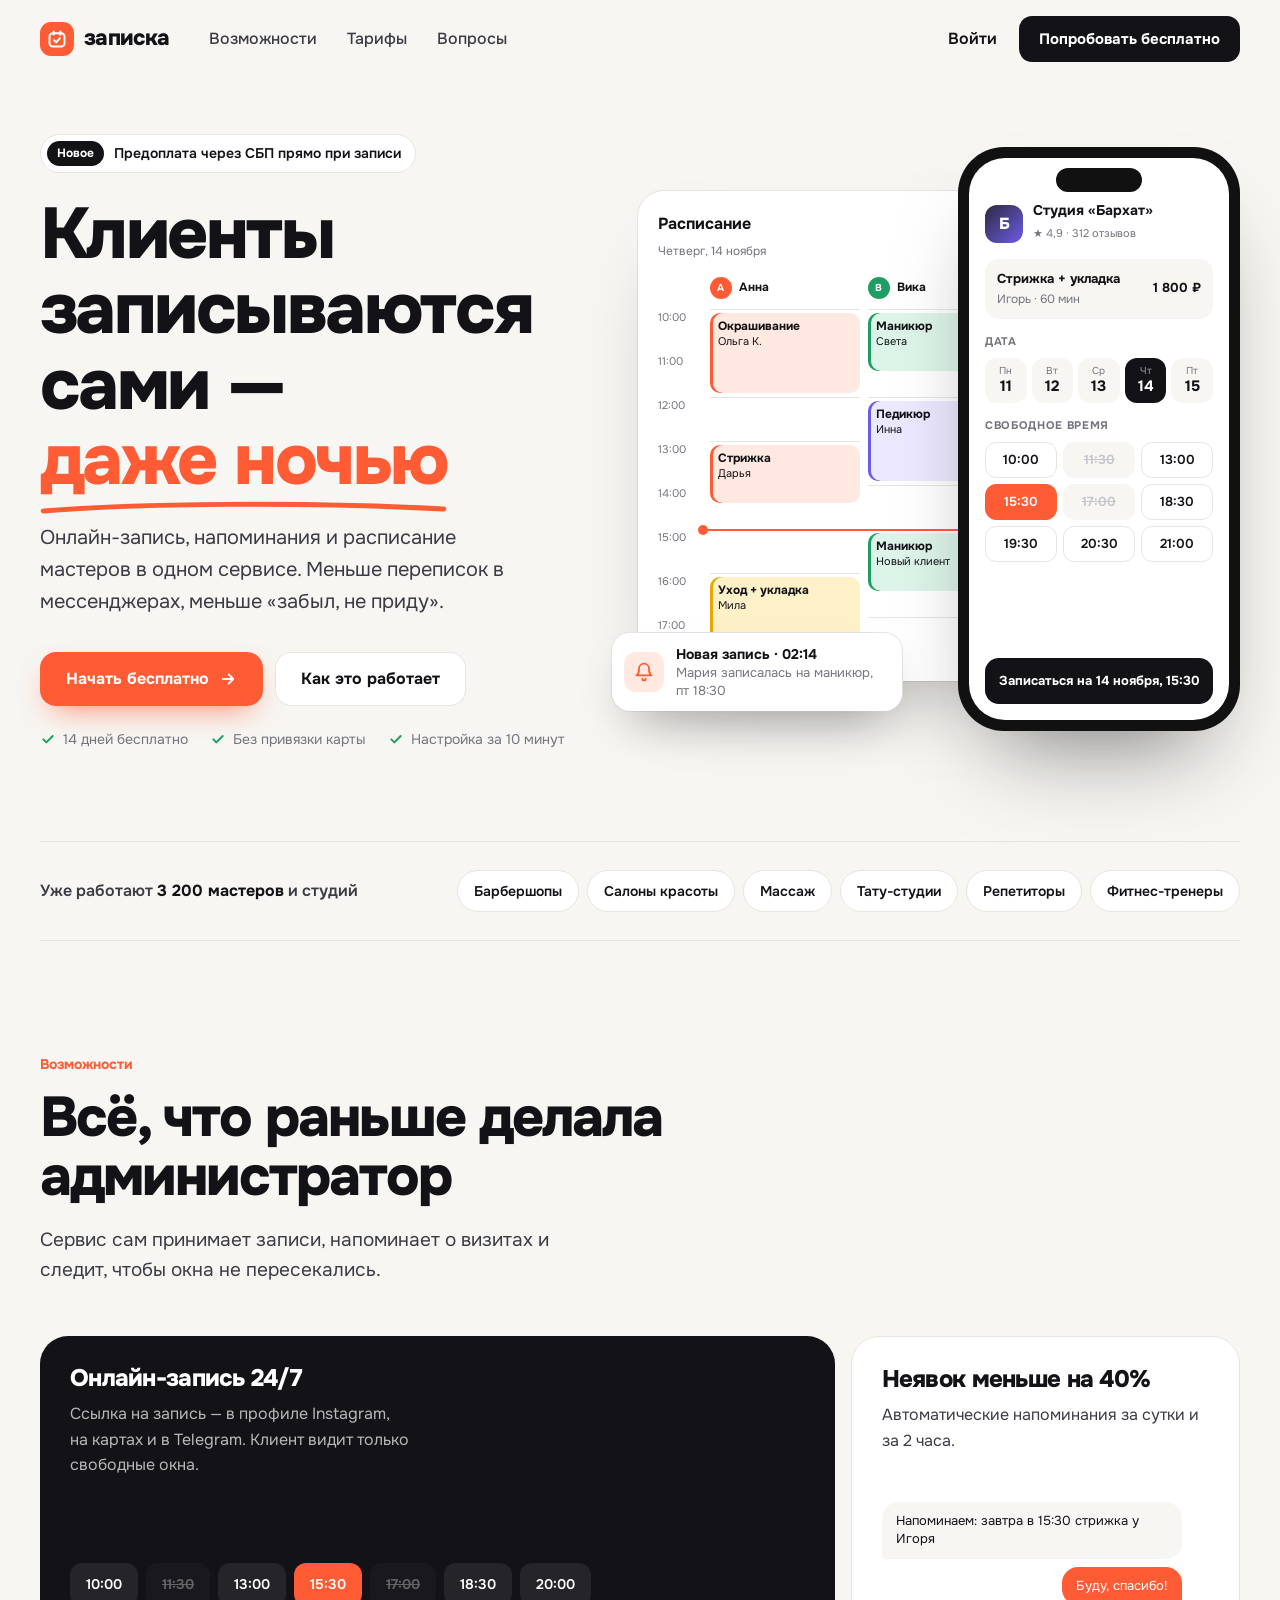
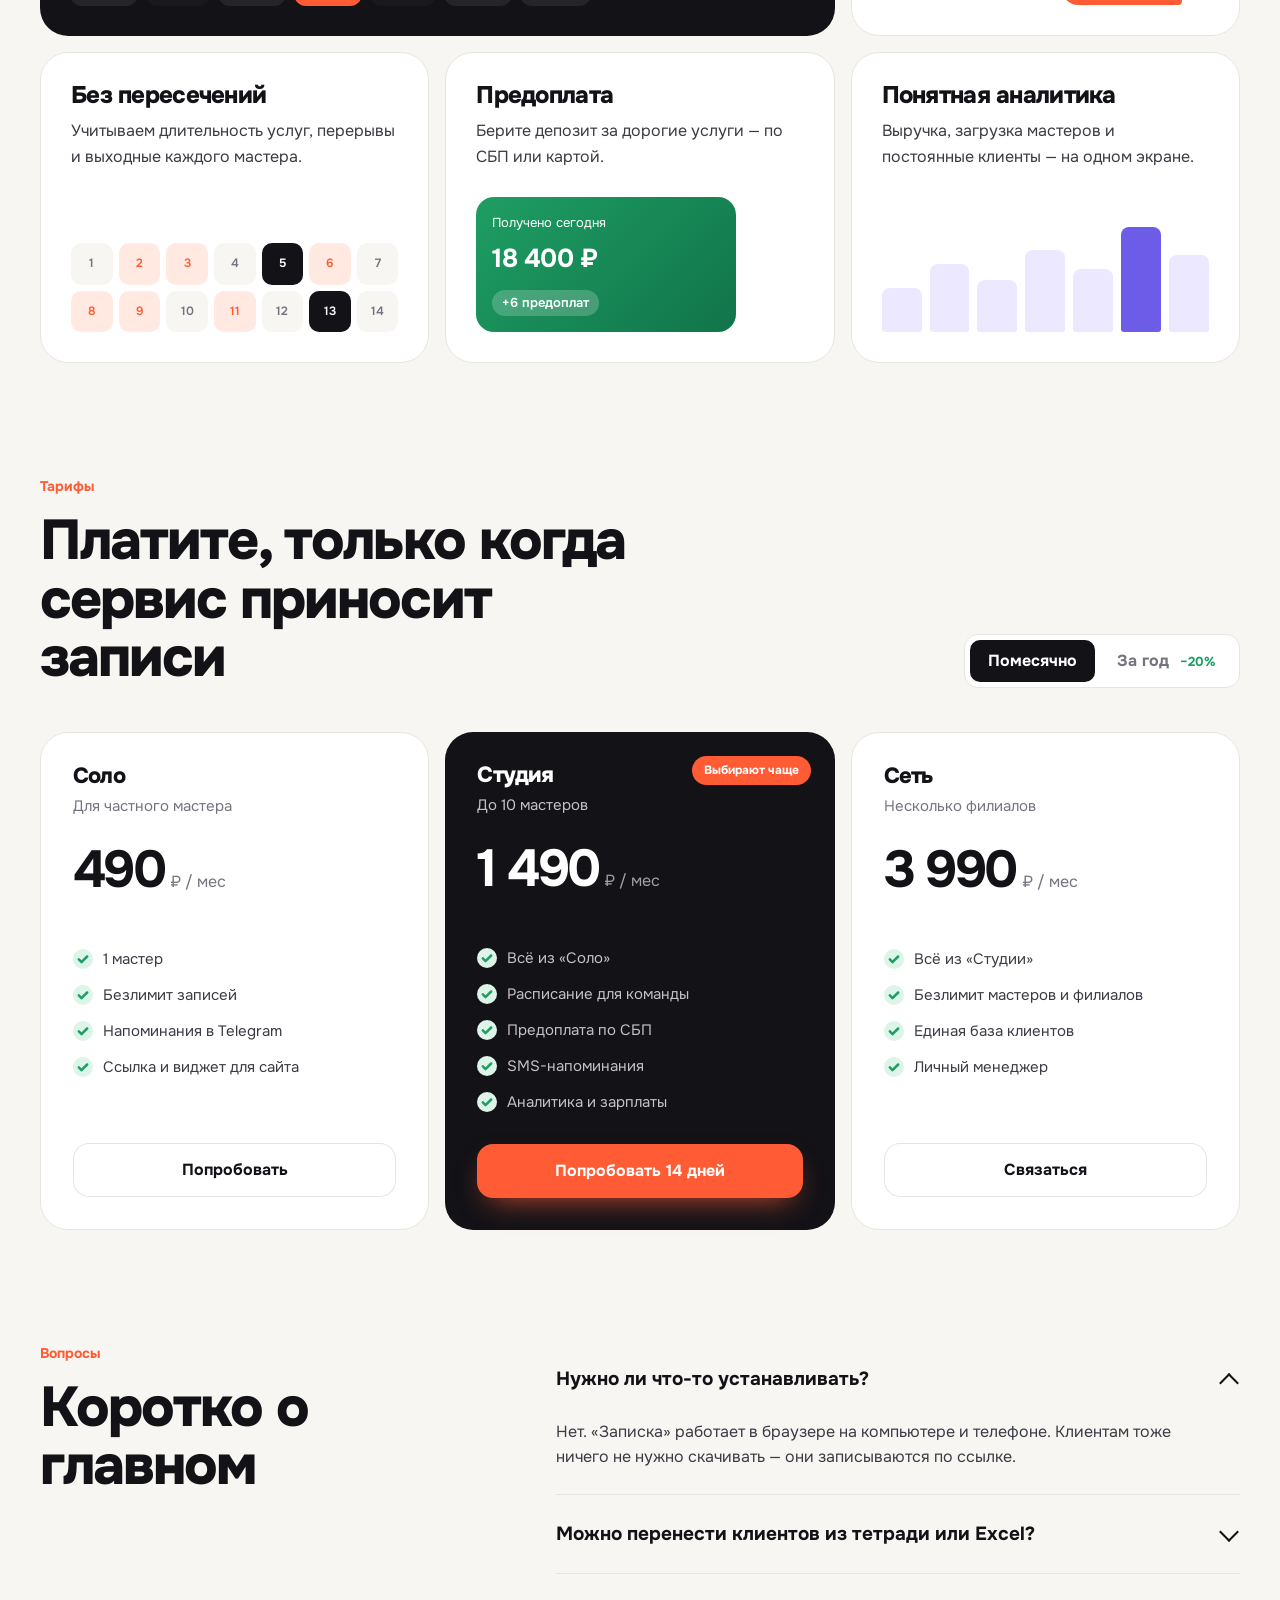
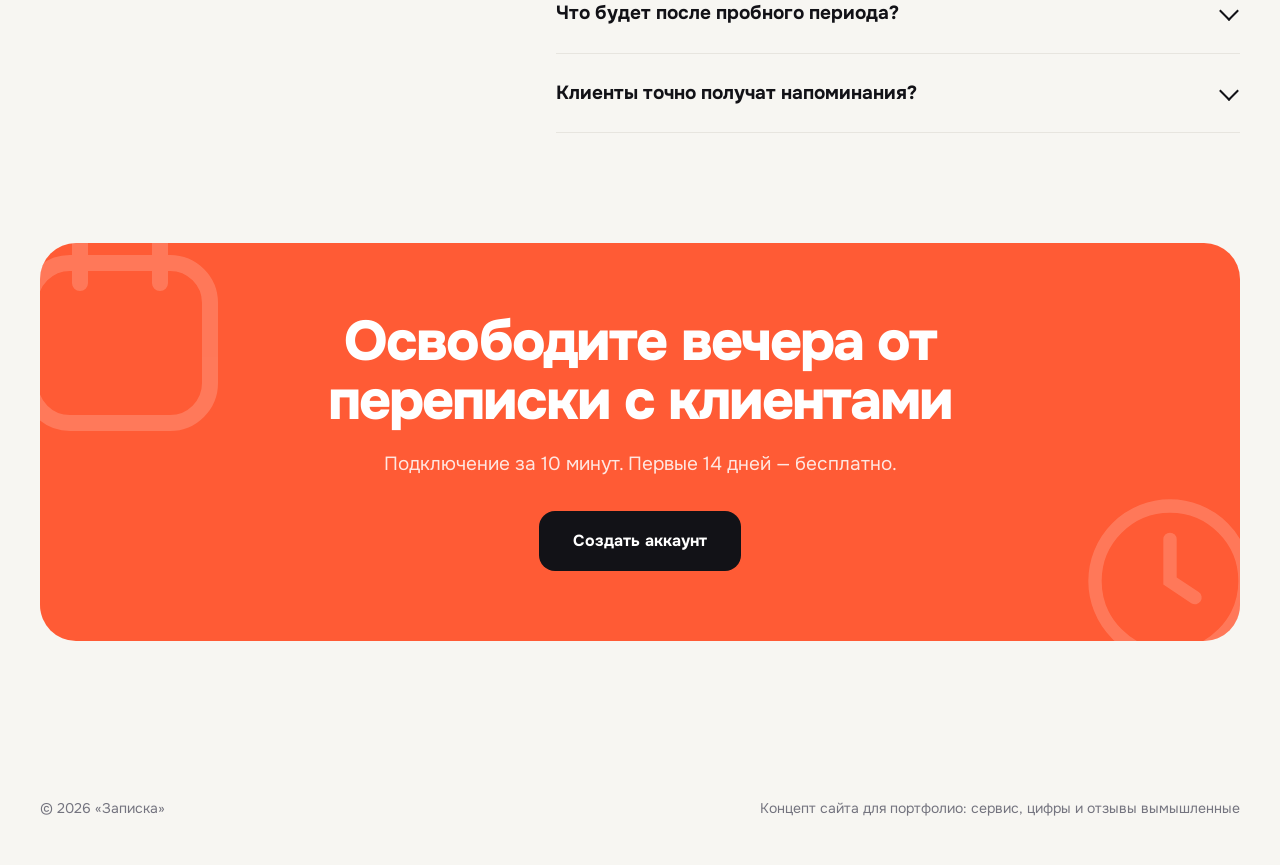
<file: demo/booking-service/index.html>
<!doctype html>
<html lang="ru">
<head>
<meta charset="utf-8">
<meta name="viewport" content="width=device-width, initial-scale=1">
<title>Записка — онлайн-запись для мастеров и салонов</title>
<meta name="description" content="Клиенты записываются сами 24/7, а сервис напоминает им о визите. Попробуйте 14 дней бесплатно.">
<link rel="preconnect" href="https://fonts.googleapis.com">
<link rel="preconnect" href="https://fonts.gstatic.com" crossorigin>
<link href="https://fonts.googleapis.com/css2?family=Onest:wght@400;500;600;700;800&display=swap" rel="stylesheet">
<style>
:root{
  --bg:#F7F6F2; --card:#fff; --ink:#121217; --ink-2:#3B3B45; --muted:#74747F; --line:#E7E5DF;
  --tomato:#FF5B35; --tomato-2:#FF7A5A; --peach:#FFE9E1; --lilac:#ECE8FF; --violet:#6C5CE7; --mint:#DDF5E8; --green:#1E9E63; --sun:#FFF1C7;
  --sans:'Onest','Segoe UI',system-ui,sans-serif;
}
*{box-sizing:border-box;margin:0;padding:0}
html{scroll-behavior:smooth}
body{font:16px/1.6 var(--sans);color:var(--ink);background:var(--bg);-webkit-font-smoothing:antialiased}
a{color:inherit;text-decoration:none}
button{font:inherit;color:inherit;cursor:pointer}
svg{display:block}
.wrap{width:min(1200px,100% - 40px);margin-inline:auto}
h1,h2,h3{font-weight:800;line-height:1.05;letter-spacing:-.035em}
h2{font-size:clamp(34px,4.4vw,56px)}
.btn{display:inline-flex;align-items:center;justify-content:center;gap:10px;height:54px;padding:0 26px;border-radius:16px;border:0;font-weight:700;font-size:16px;transition:transform .15s,background .2s,box-shadow .2s}
.btn:hover{transform:translateY(-2px)}
.btn-t{background:var(--tomato);color:#fff;box-shadow:0 12px 30px -12px rgba(255,91,53,.8)}.btn-t:hover{background:var(--tomato-2)}
.btn-w{background:#fff;box-shadow:inset 0 0 0 1px var(--line)}
.btn-d{background:var(--ink);color:#fff}

header{position:sticky;top:0;z-index:30;background:rgba(247,246,242,.85);backdrop-filter:blur(14px)}
header .wrap{display:flex;align-items:center;height:78px;gap:40px}
.logo{display:flex;align-items:center;gap:10px;font-weight:800;font-size:22px;letter-spacing:-.03em}
.logo i{width:34px;height:34px;border-radius:11px;background:var(--tomato);display:grid;place-items:center}
nav{display:flex;gap:30px;font-weight:500;color:var(--ink-2);margin-right:auto}
nav a:hover{color:var(--ink)}
.h-act{display:flex;align-items:center;gap:22px;font-weight:600}
header .btn{height:46px;padding:0 20px;font-size:15px;border-radius:13px}

/* первый экран */
.hero{padding:56px 0 90px}
.hero-grid{display:grid;grid-template-columns:1fr 1.08fr;gap:40px;align-items:center}
.pill{display:inline-flex;align-items:center;gap:10px;background:#fff;border:1px solid var(--line);border-radius:999px;padding:6px 14px 6px 6px;font-size:14px;font-weight:600}
.pill b{background:var(--ink);color:#fff;border-radius:999px;padding:3px 10px;font-size:12px}
.hero h1{font-size:clamp(44px,5.6vw,76px);margin:24px 0 24px}
.hero h1 .hl{color:var(--tomato);position:relative;white-space:nowrap}
.hero h1 .hl svg{position:absolute;left:0;right:0;bottom:-10px;width:100%;height:16px}
.hero .lead{font-size:20px;color:var(--ink-2);max-width:500px;margin-bottom:34px}
.cta-row{display:flex;gap:12px;flex-wrap:wrap}
.under{display:flex;gap:22px;margin-top:22px;font-size:14px;color:var(--muted);flex-wrap:wrap}
.under span{display:flex;align-items:center;gap:7px}
.under svg{color:var(--green)}

.mock{position:relative;height:590px}
.dash{position:absolute;left:0;top:44px;width:400px;background:var(--card);border-radius:26px;box-shadow:0 40px 80px -40px rgba(18,18,23,.35),0 0 0 1px var(--line);padding:20px;overflow:hidden}
.dash-h{display:flex;justify-content:space-between;align-items:center;margin-bottom:14px}
.dash-h b{font-size:16px}.dash-h span{font-size:12px;color:var(--muted)}
.days{display:flex;gap:4px}.days i{font-style:normal;font-size:12px;font-weight:600;width:30px;height:30px;border-radius:9px;display:grid;place-items:center;color:var(--muted)}
.days i.on{background:var(--ink);color:#fff}
.cal{display:grid;grid-template-columns:44px repeat(2,1fr);gap:0 8px;position:relative}
.cal .who{display:flex;align-items:center;gap:7px;font-size:12px;font-weight:700;padding-bottom:10px}
.cal .who em{width:22px;height:22px;border-radius:50%;display:grid;place-items:center;font-style:normal;font-size:10px;color:#fff}
.times{display:grid;grid-template-rows:repeat(8,44px);font-size:11px;color:var(--muted)}
.col{position:relative;background:repeating-linear-gradient(var(--line) 0 1px,transparent 1px 44px)}
.ap{position:absolute;left:0;right:0;border-radius:10px;padding:6px 8px;font-size:11px;line-height:1.3;overflow:hidden}
.ap b{display:block;font-size:12px}
.ap.t{background:var(--peach);box-shadow:inset 3px 0 var(--tomato)}
.ap.v{background:var(--lilac);box-shadow:inset 3px 0 var(--violet)}
.ap.g{background:var(--mint);box-shadow:inset 3px 0 var(--green)}
.ap.y{background:var(--sun);box-shadow:inset 3px 0 #E8A800}
.ap.new{animation:pop 1s 1.2s both}
@keyframes pop{0%{opacity:0;transform:scale(.8)}60%{transform:scale(1.04)}100%{opacity:1;transform:none}}
.now{position:absolute;left:44px;right:0;height:2px;background:var(--tomato);top:252px}
.now::before{content:"";position:absolute;left:-4px;top:-4px;width:10px;height:10px;border-radius:50%;background:var(--tomato)}

.phone{position:absolute;right:0;top:0;width:282px;height:584px;background:#111;border-radius:46px;padding:11px;box-shadow:0 50px 90px -40px rgba(18,18,23,.55)}
.screen{width:100%;height:100%;background:#fff;border-radius:36px;overflow:hidden;position:relative;padding:44px 16px 16px;display:flex;flex-direction:column}
.screen::before{content:"";position:absolute;top:10px;left:50%;translate:-50% 0;width:86px;height:24px;border-radius:14px;background:#111}
.salon{display:flex;align-items:center;gap:10px;margin-bottom:14px}
.salon i{width:38px;height:38px;border-radius:12px;background:linear-gradient(135deg,#2D2A3E,#6C5CE7);display:grid;place-items:center;color:#fff;font-style:normal;font-weight:800}
.salon b{display:block;font-size:14px;line-height:1.2}.salon span{font-size:11px;color:var(--muted)}
.svc{background:var(--bg);border-radius:14px;padding:10px 12px;margin-bottom:14px;font-size:12px;display:flex;justify-content:space-between;align-items:center}
.svc b{display:block;font-size:13px}.svc span{color:var(--muted)}.svc strong{font-size:13px}
.lbl{font-size:11px;font-weight:700;color:var(--muted);text-transform:uppercase;letter-spacing:.06em;margin-bottom:8px}
.dates{display:grid;grid-template-columns:repeat(5,1fr);gap:5px;margin-bottom:14px}
.dates button{border:0;background:var(--bg);border-radius:12px;padding:6px 0;font-size:10px;color:var(--muted);line-height:1.3;transition:.2s}
.dates button b{display:block;font-size:15px;color:var(--ink)}
.dates button.on{background:var(--ink);color:rgba(255,255,255,.6)}.dates button.on b{color:#fff}
.slots{display:grid;grid-template-columns:repeat(3,1fr);gap:6px;margin-bottom:auto}
.slots button{height:36px;border-radius:11px;border:1.5px solid var(--line);background:#fff;font-size:13px;font-weight:600;transition:.15s}
.slots button:disabled{color:#C5C4CB;text-decoration:line-through;cursor:default;background:var(--bg);border-color:transparent}
.slots button.on{background:var(--tomato);border-color:var(--tomato);color:#fff}
.book{height:46px;border:0;border-radius:14px;background:var(--ink);color:#fff;font-weight:700;font-size:13px;margin-top:12px;transition:.2s}
.book:disabled{background:#D9D8DE}
.ok-screen{position:absolute;inset:0;background:#fff;display:none;flex-direction:column;align-items:center;justify-content:center;text-align:center;padding:24px;gap:10px}
.ok-screen.show{display:flex;animation:pop .5s both}
.ok-screen .tick{width:68px;height:68px;border-radius:50%;background:var(--mint);display:grid;place-items:center;margin-bottom:6px}
.ok-screen b{font-size:18px}.ok-screen p{font-size:13px;color:var(--muted)}
.ok-screen button{border:0;background:none;color:var(--tomato);font-weight:700;font-size:13px;margin-top:6px}

.toast{position:absolute;left:-26px;bottom:26px;background:#fff;border-radius:18px;padding:12px 16px 12px 12px;display:flex;gap:12px;align-items:center;
  box-shadow:0 24px 50px -20px rgba(18,18,23,.4),0 0 0 1px var(--line);font-size:13px;line-height:1.35;animation:toast 1s .6s both;z-index:3;max-width:290px}
@keyframes toast{from{opacity:0;transform:translateY(20px)}}
.toast i{flex:none;width:40px;height:40px;border-radius:12px;background:var(--peach);display:grid;place-items:center}
.toast b{display:block;font-size:14px}.toast span{color:var(--muted)}

/* для кого */
.who-strip{display:flex;align-items:center;justify-content:space-between;gap:24px;padding:28px 0;border-block:1px solid var(--line);flex-wrap:wrap}
.who-strip p{font-weight:600;color:var(--ink-2)}
.who-strip p b{color:var(--ink)}
.chips{display:flex;gap:8px;flex-wrap:wrap}
.chips span{padding:9px 16px;border-radius:999px;background:#fff;border:1px solid var(--line);font-weight:600;font-size:14px}

/* возможности */
section{padding:110px 0}
.sh{max-width:720px;margin-bottom:50px}
.sh p{font-size:19px;color:var(--ink-2);margin-top:18px;max-width:560px}
.kick{display:inline-block;font-size:14px;font-weight:700;color:var(--tomato);margin-bottom:14px}
.bento{display:grid;grid-template-columns:repeat(6,1fr);gap:16px}
.bx{background:var(--card);border-radius:28px;padding:30px;border:1px solid var(--line);display:flex;flex-direction:column;gap:10px;overflow:hidden;position:relative;min-height:300px}
.bx h3{font-size:24px;letter-spacing:-.03em}.bx p{color:var(--ink-2);max-width:340px}
.b1{grid-column:span 4}.b2{grid-column:span 2}.b3{grid-column:span 2}.b4{grid-column:span 2}.b5{grid-column:span 2}
.b1{background:var(--ink);color:#fff;border:0}.b1 p{color:rgba(255,255,255,.7)}
.viz{margin-top:auto;padding-top:18px}
.chat{display:grid;gap:8px;max-width:300px}
.msg{background:var(--bg);border-radius:16px 16px 16px 4px;padding:10px 14px;font-size:13px;line-height:1.4}
.msg.me{background:var(--tomato);color:#fff;border-radius:16px 16px 4px 16px;justify-self:end}
.bars{display:flex;align-items:end;gap:8px;height:110px}
.bars i{flex:1;border-radius:8px 8px 3px 3px;background:var(--lilac)}.bars i.on{background:var(--violet)}
.wk{display:grid;grid-template-columns:repeat(7,1fr);gap:6px}
.wk i{aspect-ratio:1;border-radius:10px;background:var(--bg);font-style:normal;font-size:12px;font-weight:600;display:grid;place-items:center;color:var(--muted)}
.wk i.b{background:var(--peach);color:var(--tomato)}.wk i.f{background:var(--ink);color:#fff}
.pay{background:linear-gradient(135deg,#1E9E63,#11744A);color:#fff;border-radius:18px;padding:16px;max-width:260px;font-size:13px}
.pay b{display:block;font-size:26px;letter-spacing:-.02em;margin:4px 0 10px}
.pay span{display:inline-block;background:rgba(255,255,255,.2);padding:3px 10px;border-radius:999px;font-weight:600}
.big-n{font-size:110px;font-weight:800;letter-spacing:-.06em;line-height:.9;color:var(--tomato)}
.b1 .slot-row{display:flex;gap:8px;flex-wrap:wrap}
.b1 .slot-row span{padding:10px 16px;border-radius:12px;background:rgba(255,255,255,.08);font-weight:600;font-size:14px}
.b1 .slot-row span.on{background:var(--tomato)}
.b1 .slot-row span.off{opacity:.35;text-decoration:line-through}

/* тарифы */
.price-h{display:flex;justify-content:space-between;align-items:end;gap:30px;margin-bottom:44px;flex-wrap:wrap}
.toggle{display:inline-flex;background:#fff;border:1px solid var(--line);border-radius:14px;padding:5px;gap:4px}
.toggle button{border:0;background:none;height:42px;padding:0 18px;border-radius:10px;font-weight:700;color:var(--muted);transition:.2s}
.toggle button.on{background:var(--ink);color:#fff}
.toggle em{font-style:normal;color:var(--green);font-size:13px;margin-left:6px}
.toggle button.on em{color:#7BE0AE}
.plans{display:grid;grid-template-columns:repeat(3,1fr);gap:16px}
.plan{background:#fff;border:1px solid var(--line);border-radius:28px;padding:32px;display:flex;flex-direction:column}
.plan.hot{background:var(--ink);color:#fff;border:0;position:relative}
.plan.hot .muted,.plan.hot li{color:rgba(255,255,255,.75)}
.badge{position:absolute;top:24px;right:24px;background:var(--tomato);color:#fff;font-size:12px;font-weight:700;padding:5px 12px;border-radius:999px}
.plan h3{font-size:22px}.muted{color:var(--muted);font-size:15px;margin-top:6px}
.cost{display:flex;align-items:baseline;gap:6px;margin:26px 0 4px}
.cost b{font-size:52px;letter-spacing:-.05em;line-height:1}.cost span{color:var(--muted)}
.plan.hot .cost span{color:rgba(255,255,255,.6)}
.save{font-size:13px;font-weight:600;color:var(--green);min-height:21px}.plan.hot .save{color:#7BE0AE}
.plan ul{list-style:none;display:grid;gap:12px;margin:26px 0 30px;font-size:15px;color:var(--ink-2)}
.plan li{display:flex;gap:10px}
.plan li::before{content:"";flex:none;width:20px;height:20px;margin-top:2px;border-radius:50%;background:var(--mint) url("data:image/svg+xml,%3Csvg xmlns='http://www.w3.org/2000/svg' viewBox='0 0 24 24'%3E%3Cpath d='M7 12.5l3.2 3.2L17 9' stroke='%231E9E63' stroke-width='3' fill='none' stroke-linecap='round' stroke-linejoin='round'/%3E%3C/svg%3E") center/100%}
.plan .btn{margin-top:auto}

/* вопросы */
.faq-grid{display:grid;grid-template-columns:.8fr 1.2fr;gap:60px}
details{border-bottom:1px solid var(--line)}
summary{list-style:none;cursor:pointer;padding:24px 40px 24px 0;font-weight:700;font-size:19px;position:relative}
summary::-webkit-details-marker{display:none}
summary::after{content:"";position:absolute;right:4px;top:30px;width:12px;height:12px;border-right:2.5px solid var(--ink);border-bottom:2.5px solid var(--ink);transform:rotate(45deg);transition:transform .25s}
details[open] summary::after{transform:rotate(-135deg);top:36px}
details p{color:var(--ink-2);padding-bottom:24px;max-width:620px}

.final{background:var(--tomato);color:#fff;border-radius:36px;padding:70px 40px;text-align:center;position:relative;overflow:hidden}
.final h2{max-width:760px;margin:0 auto 18px}
.final p{font-size:19px;opacity:.85;margin-bottom:32px}
.final .btn-d{height:60px;padding:0 34px}
.final svg.deco{position:absolute;opacity:.18}
footer{padding:46px 0;font-size:14px;color:var(--muted)}
footer .wrap{display:flex;justify-content:space-between;gap:20px;flex-wrap:wrap}

.reveal{opacity:0;transform:translateY(26px);transition:opacity .8s,transform .8s}.reveal.in{opacity:1;transform:none}

@media (max-width:1100px){
  nav{display:none}.h-act a:first-child{display:none}header .wrap{justify-content:space-between}
  .hero-grid{grid-template-columns:1fr}
  .mock{height:600px;max-width:560px;width:100%;margin:0 auto}
  .bento{grid-template-columns:1fr 1fr}.b1{grid-column:span 2}.b2,.b3,.b4,.b5{grid-column:span 1}
  .plans{grid-template-columns:1fr;max-width:520px}
  .faq-grid{grid-template-columns:1fr;gap:20px}
}
@media (max-width:620px){
  header .btn{display:none}
  .hero{padding:30px 0 60px}.hero .lead{font-size:18px}
  .cta-row .btn{flex:1 1 100%}
  .dash{display:none}
  .mock{height:690px}.phone{left:50%;right:auto;translate:-50% 0}
  .toast{left:50%;translate:-50% 0;bottom:0;width:300px}
  .bento{grid-template-columns:1fr}.b1,.b2,.b3,.b4,.b5{grid-column:auto}.bx{min-height:0}
  section{padding:76px 0}
  .final{padding:50px 22px;border-radius:28px}
  .big-n{font-size:84px}
}
@media (prefers-reduced-motion:reduce){*{animation:none!important;transition:none!important}.reveal{opacity:1;transform:none}}
</style>
</head>
<body>

<header>
  <div class="wrap">
    <a class="logo" href="#"><i><svg width="20" height="20" viewBox="0 0 24 24"><rect x="3" y="5" width="18" height="16" rx="4" fill="none" stroke="#fff" stroke-width="2.4"/><path d="M8 3v4M16 3v4M8.5 13.5l2.5 2.5 4.5-5" stroke="#fff" stroke-width="2.4" fill="none" stroke-linecap="round" stroke-linejoin="round"/></svg></i>записка</a>
    <nav><a href="#features">Возможности</a><a href="#pricing">Тарифы</a><a href="#faq">Вопросы</a></nav>
    <div class="h-act"><a href="#pricing">Войти</a><a class="btn btn-d" href="#start">Попробовать бесплатно</a></div>
  </div>
</header>

<section class="hero">
  <div class="wrap hero-grid">
    <div class="reveal">
      <span class="pill"><b>Новое</b>Предоплата через СБП прямо при записи</span>
      <h1>Клиенты записываются сами — <span class="hl">даже ночью<svg viewBox="0 0 300 16" preserveAspectRatio="none"><path d="M3 11C70 3 200 2 297 9" stroke="#FF5B35" stroke-width="5" fill="none" stroke-linecap="round"/></svg></span></h1>
      <p class="lead">Онлайн-запись, напоминания и расписание мастеров в одном сервисе. Меньше переписок в мессенджерах, меньше «забыл, не приду».</p>
      <div class="cta-row">
        <a class="btn btn-t" href="#start">Начать бесплатно
          <svg width="18" height="18" viewBox="0 0 24 24"><path d="M5 12h14M13 6l6 6-6 6" stroke="currentColor" stroke-width="2.4" fill="none" stroke-linecap="round" stroke-linejoin="round"/></svg></a>
        <a class="btn btn-w" href="#features">Как это работает</a>
      </div>
      <div class="under">
        <span><svg width="16" height="16" viewBox="0 0 24 24"><path d="M5 12.5l4.5 4.5L19 7.5" stroke="currentColor" stroke-width="3" fill="none" stroke-linecap="round" stroke-linejoin="round"/></svg>14 дней бесплатно</span>
        <span><svg width="16" height="16" viewBox="0 0 24 24"><path d="M5 12.5l4.5 4.5L19 7.5" stroke="currentColor" stroke-width="3" fill="none" stroke-linecap="round" stroke-linejoin="round"/></svg>Без привязки карты</span>
        <span><svg width="16" height="16" viewBox="0 0 24 24"><path d="M5 12.5l4.5 4.5L19 7.5" stroke="currentColor" stroke-width="3" fill="none" stroke-linecap="round" stroke-linejoin="round"/></svg>Настройка за 10 минут</span>
      </div>
    </div>

    <div class="mock reveal" aria-label="Пример интерфейса сервиса">
      <div class="dash">
        <div class="dash-h"><div><b>Расписание</b><br><span>Четверг, 14 ноября</span></div></div>
        <div class="cal">
          <div></div>
          <div class="who"><em style="background:#FF5B35">А</em>Анна</div>
          <div class="who"><em style="background:#1E9E63">В</em>Вика</div>
          <div class="times"><span>10:00</span><span>11:00</span><span>12:00</span><span>13:00</span><span>14:00</span><span>15:00</span><span>16:00</span><span>17:00</span></div>
          <div class="col">
            <div class="ap t" style="top:4px;height:80px"><b>Окрашивание</b>Ольга К.</div>
            <div class="ap t" style="top:136px;height:58px"><b>Стрижка</b>Дарья</div>
            <div class="ap y" style="top:268px;height:80px"><b>Уход + укладка</b>Мила</div>
          </div>
          <div class="col">
            <div class="ap g" style="top:4px;height:58px"><b>Маникюр</b>Света</div>
            <div class="ap v" style="top:92px;height:80px"><b>Педикюр</b>Инна</div>
            <div class="ap g new" style="top:224px;height:58px"><b>Маникюр</b>Новый клиент</div>
          </div>
          <div class="now"></div>
        </div>
      </div>

      <div class="phone">
        <div class="screen">
          <div class="salon"><i>Б</i><div><b>Студия «Бархат»</b><span>★ 4,9 · 312 отзывов</span></div></div>
          <div class="svc"><div><b>Стрижка + укладка</b><span>Игорь · 60 мин</span></div><strong>1 800 ₽</strong></div>
          <div class="lbl">Дата</div>
          <div class="dates" id="dates"></div>
          <div class="lbl">Свободное время</div>
          <div class="slots" id="slots"></div>
          <button class="book" id="book" disabled>Выберите время</button>
          <div class="ok-screen" id="ok">
            <div class="tick"><svg width="32" height="32" viewBox="0 0 24 24"><path d="M5 12.5l4.5 4.5L19 7.5" stroke="#1E9E63" stroke-width="2.8" fill="none" stroke-linecap="round" stroke-linejoin="round"/></svg></div>
            <b>Вы записаны!</b><p id="okText"></p><p>Напомним за 2 часа в Telegram</p>
            <button id="okBack">Записаться ещё</button>
          </div>
        </div>
      </div>

      <div class="toast"><i><svg width="20" height="20" viewBox="0 0 24 24"><path d="M6 8a6 6 0 1 1 12 0c0 7 3 8 3 8H3s3-1 3-8M10 20a2 2 0 0 0 4 0" fill="none" stroke="#FF5B35" stroke-width="2.2" stroke-linecap="round" stroke-linejoin="round"/></svg></i>
        <div><b>Новая запись · 02:14</b><span>Мария записалась на маникюр, пт 18:30</span></div></div>
    </div>
  </div>
</section>

<div class="wrap who-strip reveal">
  <p>Уже работают <b>3 200 мастеров</b> и студий</p>
  <div class="chips"><span>Барбершопы</span><span>Салоны красоты</span><span>Массаж</span><span>Тату-студии</span><span>Репетиторы</span><span>Фитнес-тренеры</span></div>
</div>

<section id="features">
  <div class="wrap">
    <div class="sh reveal"><span class="kick">Возможности</span><h2>Всё, что раньше делала администратор</h2><p>Сервис сам принимает записи, напоминает о визитах и следит, чтобы окна не пересекались.</p></div>
    <div class="bento">
      <div class="bx b1 reveal">
        <h3>Онлайн-запись 24/7</h3>
        <p>Ссылка на запись — в профиле Instagram, на картах и в Telegram. Клиент видит только свободные окна.</p>
        <div class="viz"><div class="slot-row"><span>10:00</span><span class="off">11:30</span><span>13:00</span><span class="on">15:30</span><span class="off">17:00</span><span>18:30</span><span>20:00</span></div></div>
      </div>
      <div class="bx b2 reveal">
        <h3>Неявок меньше на 40%</h3>
        <p>Автоматические напоминания за сутки и за 2 часа.</p>
        <div class="viz"><div class="chat"><div class="msg">Напоминаем: завтра в 15:30 стрижка у Игоря</div><div class="msg me">Буду, спасибо!</div></div></div>
      </div>
      <div class="bx b3 reveal">
        <h3>Без пересечений</h3>
        <p>Учитываем длительность услуг, перерывы и выходные каждого мастера.</p>
        <div class="viz"><div class="wk"><i>1</i><i class="b">2</i><i class="b">3</i><i>4</i><i class="f">5</i><i class="b">6</i><i>7</i><i class="b">8</i><i class="b">9</i><i>10</i><i class="b">11</i><i>12</i><i class="f">13</i><i>14</i></div></div>
      </div>
      <div class="bx b4 reveal">
        <h3>Предоплата</h3>
        <p>Берите депозит за дорогие услуги — по СБП или картой.</p>
        <div class="viz"><div class="pay">Получено сегодня<b>18 400 ₽</b><span>+6 предоплат</span></div></div>
      </div>
      <div class="bx b5 reveal">
        <h3>Понятная аналитика</h3>
        <p>Выручка, загрузка мастеров и постоянные клиенты — на одном экране.</p>
        <div class="viz"><div class="bars"><i style="height:40%"></i><i style="height:62%"></i><i style="height:48%"></i><i style="height:75%"></i><i style="height:58%"></i><i class="on" style="height:96%"></i><i style="height:70%"></i></div></div>
      </div>
    </div>
  </div>
</section>

<section id="pricing" style="padding-top:0">
  <div class="wrap">
    <div class="price-h reveal">
      <div class="sh" style="margin:0"><span class="kick">Тарифы</span><h2 style="max-width:640px">Платите, только когда сервис приносит записи</h2></div>
      <div class="toggle" id="period"><button class="on" data-p="m">Помесячно</button><button data-p="y">За год <em>−20%</em></button></div>
    </div>
    <div class="plans">
      <div class="plan reveal"><h3>Соло</h3><p class="muted">Для частного мастера</p>
        <div class="cost"><b data-m="490">490</b><span>₽ / мес</span></div><div class="save" data-save="1176"></div>
        <ul><li>1 мастер</li><li>Безлимит записей</li><li>Напоминания в Telegram</li><li>Ссылка и виджет для сайта</li></ul>
        <a class="btn btn-w" href="#start">Попробовать</a></div>
      <div class="plan hot reveal"><span class="badge">Выбирают чаще</span><h3>Студия</h3><p class="muted">До 10 мастеров</p>
        <div class="cost"><b data-m="1490">1 490</b><span>₽ / мес</span></div><div class="save" data-save="3576"></div>
        <ul><li>Всё из «Соло»</li><li>Расписание для команды</li><li>Предоплата по СБП</li><li>SMS-напоминания</li><li>Аналитика и зарплаты</li></ul>
        <a class="btn btn-t" href="#start">Попробовать 14 дней</a></div>
      <div class="plan reveal"><h3>Сеть</h3><p class="muted">Несколько филиалов</p>
        <div class="cost"><b data-m="3990">3 990</b><span>₽ / мес</span></div><div class="save" data-save="9576"></div>
        <ul><li>Всё из «Студии»</li><li>Безлимит мастеров и филиалов</li><li>Единая база клиентов</li><li>Личный менеджер</li></ul>
        <a class="btn btn-w" href="#start">Связаться</a></div>
    </div>
  </div>
</section>

<section id="faq" style="padding-top:0">
  <div class="wrap faq-grid">
    <div class="reveal"><span class="kick">Вопросы</span><h2>Коротко о главном</h2></div>
    <div class="reveal">
      <details open><summary>Нужно ли что-то устанавливать?</summary><p>Нет. «Записка» работает в браузере на компьютере и телефоне. Клиентам тоже ничего не нужно скачивать — они записываются по ссылке.</p></details>
      <details><summary>Можно перенести клиентов из тетради или Excel?</summary><p>Да, загрузите таблицу — мы сами разложим имена, телефоны и историю визитов. Если удобнее, поможем бесплатно в чате поддержки.</p></details>
      <details><summary>Что будет после пробного периода?</summary><p>Мы напомним за 3 дня. Если не оплатите тариф — аккаунт останется, просто запись по ссылке приостановится. Данные никуда не пропадут.</p></details>
      <details><summary>Клиенты точно получат напоминания?</summary><p>Да: в Telegram, по SMS или на почту — как выберет клиент. Вы видите статус каждого напоминания в карточке записи.</p></details>
    </div>
  </div>
</section>

<section id="start" style="padding-top:0">
  <div class="wrap">
    <div class="final reveal">
      <svg class="deco" width="240" height="240" viewBox="0 0 24 24" style="left:-40px;top:-30px"><rect x="3" y="5" width="18" height="16" rx="4" fill="none" stroke="#fff" stroke-width="1.6"/><path d="M8 3v4M16 3v4" stroke="#fff" stroke-width="1.6" stroke-linecap="round"/></svg>
      <svg class="deco" width="200" height="200" viewBox="0 0 24 24" style="right:-30px;bottom:-40px"><circle cx="12" cy="12" r="9" fill="none" stroke="#fff" stroke-width="1.6"/><path d="M12 7v5l3 2" fill="none" stroke="#fff" stroke-width="1.6" stroke-linecap="round"/></svg>
      <h2>Освободите вечера от переписки с клиентами</h2>
      <p>Подключение за 10 минут. Первые 14 дней — бесплатно.</p>
      <a class="btn btn-d" href="#">Создать аккаунт</a>
    </div>
  </div>
</section>

<footer><div class="wrap"><span>© 2026 «Записка»</span><span>Концепт сайта для портфолио: сервис, цифры и отзывы вымышленные</span></div></footer>

<script>
// виджет записи в телефоне
const $ = id => document.getElementById(id);
const DAYS = [['Пн',11],['Вт',12],['Ср',13],['Чт',14],['Пт',15]];
const BUSY = {11:['11:30','17:00'],12:['10:00','13:00','15:30'],13:['18:30'],14:['11:30','17:00'],15:['10:00','11:30','13:00']};
const SLOTS = ['10:00','11:30','13:00','15:30','17:00','18:30','19:30','20:30','21:00'];
let day = 14, slot = '15:30';
function drawDates(){
  $('dates').innerHTML = DAYS.map(([w,d])=>`<button class="${d===day?'on':''}" data-d="${d}">${w}<b>${d}</b></button>`).join('');
}
function drawSlots(){
  $('slots').innerHTML = SLOTS.map(t=>{
    const busy = (BUSY[day]||[]).includes(t);
    return `<button ${busy?'disabled':''} class="${t===slot&&!busy?'on':''}" data-t="${t}">${t}</button>`;
  }).join('');
  const ok = slot && !(BUSY[day]||[]).includes(slot);
  $('book').disabled = !ok;
  $('book').textContent = ok ? `Записаться на ${day} ноября, ${slot}` : 'Выберите время';
}
$('dates').onclick = e=>{ const b=e.target.closest('button'); if(!b) return; day=+b.dataset.d; slot=null; drawDates(); drawSlots(); };
$('slots').onclick = e=>{ const b=e.target.closest('button'); if(!b||b.disabled) return; slot=b.dataset.t; drawSlots(); };
$('book').onclick = ()=>{ $('okText').textContent = `${day} ноября в ${slot}, стрижка + укладка у Игоря`; $('ok').classList.add('show'); };
$('okBack').onclick = ()=>$('ok').classList.remove('show');
drawDates(); drawSlots();

// тарифы: месяц / год
$('period').onclick = e=>{
  const b = e.target.closest('button'); if(!b) return;
  [...$('period').children].forEach(x=>x.classList.toggle('on', x===b));
  const year = b.dataset.p==='y';
  document.querySelectorAll('.cost b').forEach(el=>{
    const m = +el.dataset.m, v = year ? Math.round(m*0.8/10)*10 : m;
    el.textContent = v.toLocaleString('ru-RU');
  });
  document.querySelectorAll('.save').forEach(el=>{
    el.textContent = year ? `Экономия ${(+el.dataset.save).toLocaleString('ru-RU')} ₽ в год` : '';
  });
};

// появление при прокрутке
const io = new IntersectionObserver(es=>es.forEach(x=>{ if(x.isIntersecting){ x.target.classList.add('in'); io.unobserve(x.target); } }),{threshold:.12});
document.querySelectorAll('.reveal').forEach(el=>io.observe(el));
</script>
</body>
</html>
</file>
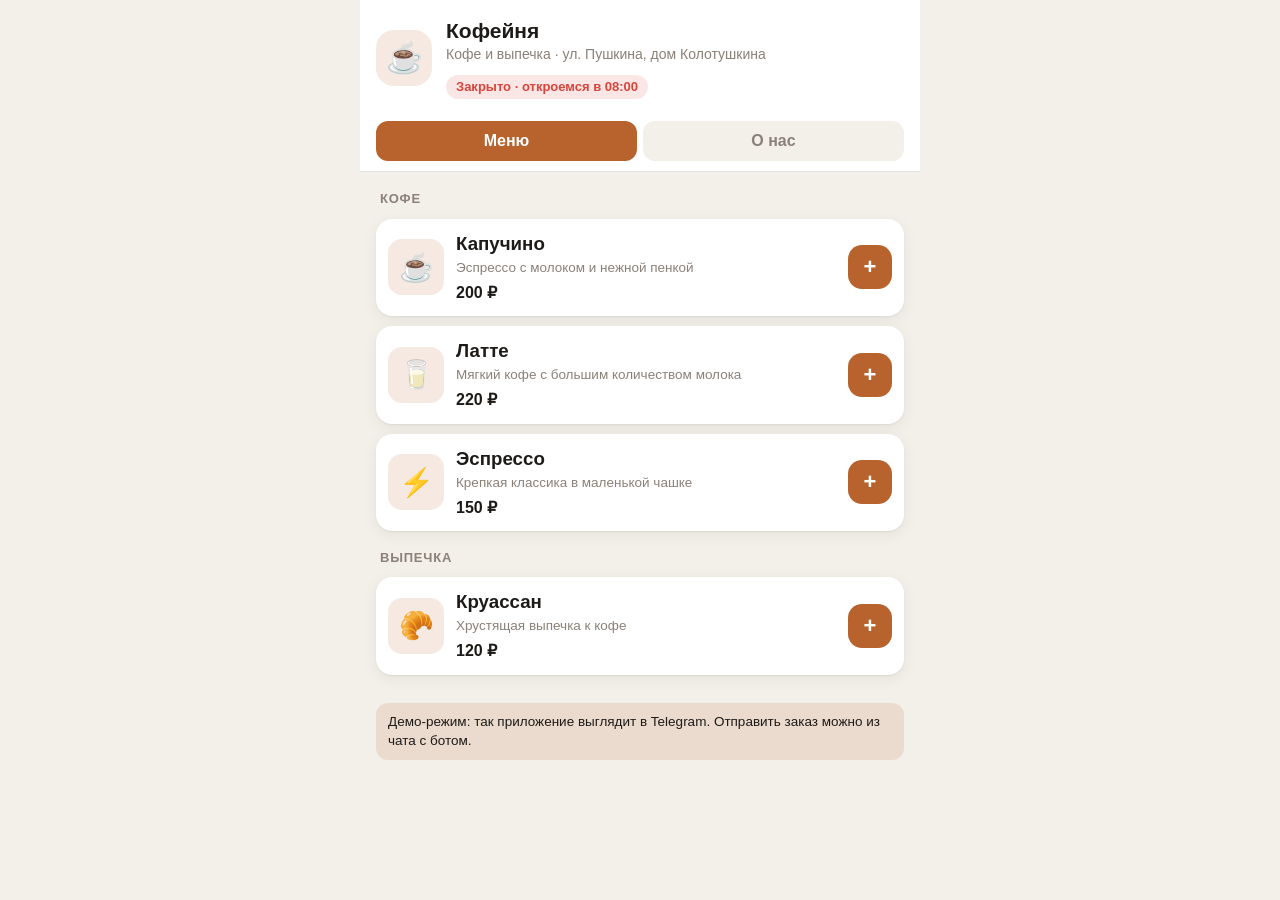
<file: demo/coffee-shop-app/index.html>
<!doctype html>
<html lang="ru">
<head>
  <meta charset="utf-8">
  <meta name="viewport" content="width=device-width, initial-scale=1, viewport-fit=cover">
  <meta name="color-scheme" content="light dark">
  <title>Меню и заказ</title>
  <script src="https://telegram.org/js/telegram-web-app.js"></script>
  <link rel="stylesheet" href="style.css">
</head>
<body>
  <div id="app" class="app" aria-live="polite">
    <div class="loading" id="loading">
      <div class="spinner" aria-hidden="true"></div>
      <p>Загружаем меню…</p>
    </div>
  </div>

  <template id="tpl-shell">
    <header class="hero">
      <div class="hero__logo" data-bind="logo"></div>
      <div class="hero__text">
        <h1 class="hero__name" data-bind="name"></h1>
        <p class="hero__meta"><span data-bind="tagline"></span> · <span data-bind="address"></span></p>
      </div>
      <span class="status" data-bind="status"></span>
    </header>

    <nav class="tabs" role="tablist">
      <button class="tabs__btn is-active" role="tab" data-tab="menu" aria-selected="true">Меню</button>
      <button class="tabs__btn" role="tab" data-tab="about" aria-selected="false">О нас</button>
    </nav>

    <main>
      <section class="screen" data-screen="menu"></section>
      <section class="screen" data-screen="about" hidden></section>
      <section class="screen" data-screen="cart" hidden></section>
    </main>

    <div class="demo-note" data-bind="demo" hidden></div>
    <button class="bar" type="button" data-bind="bar" hidden></button>
  </template>

  <div class="sheet" id="sheet" hidden>
    <div class="sheet__card" role="dialog" aria-modal="true" aria-labelledby="sheet-title">
      <h2 id="sheet-title"></h2>
      <p id="sheet-text"></p>
      <pre id="sheet-pre" hidden></pre>
      <button class="btn" type="button" id="sheet-close">Понятно</button>
    </div>
  </div>

  <script src="app.js"></script>
</body>
</html>
</file>
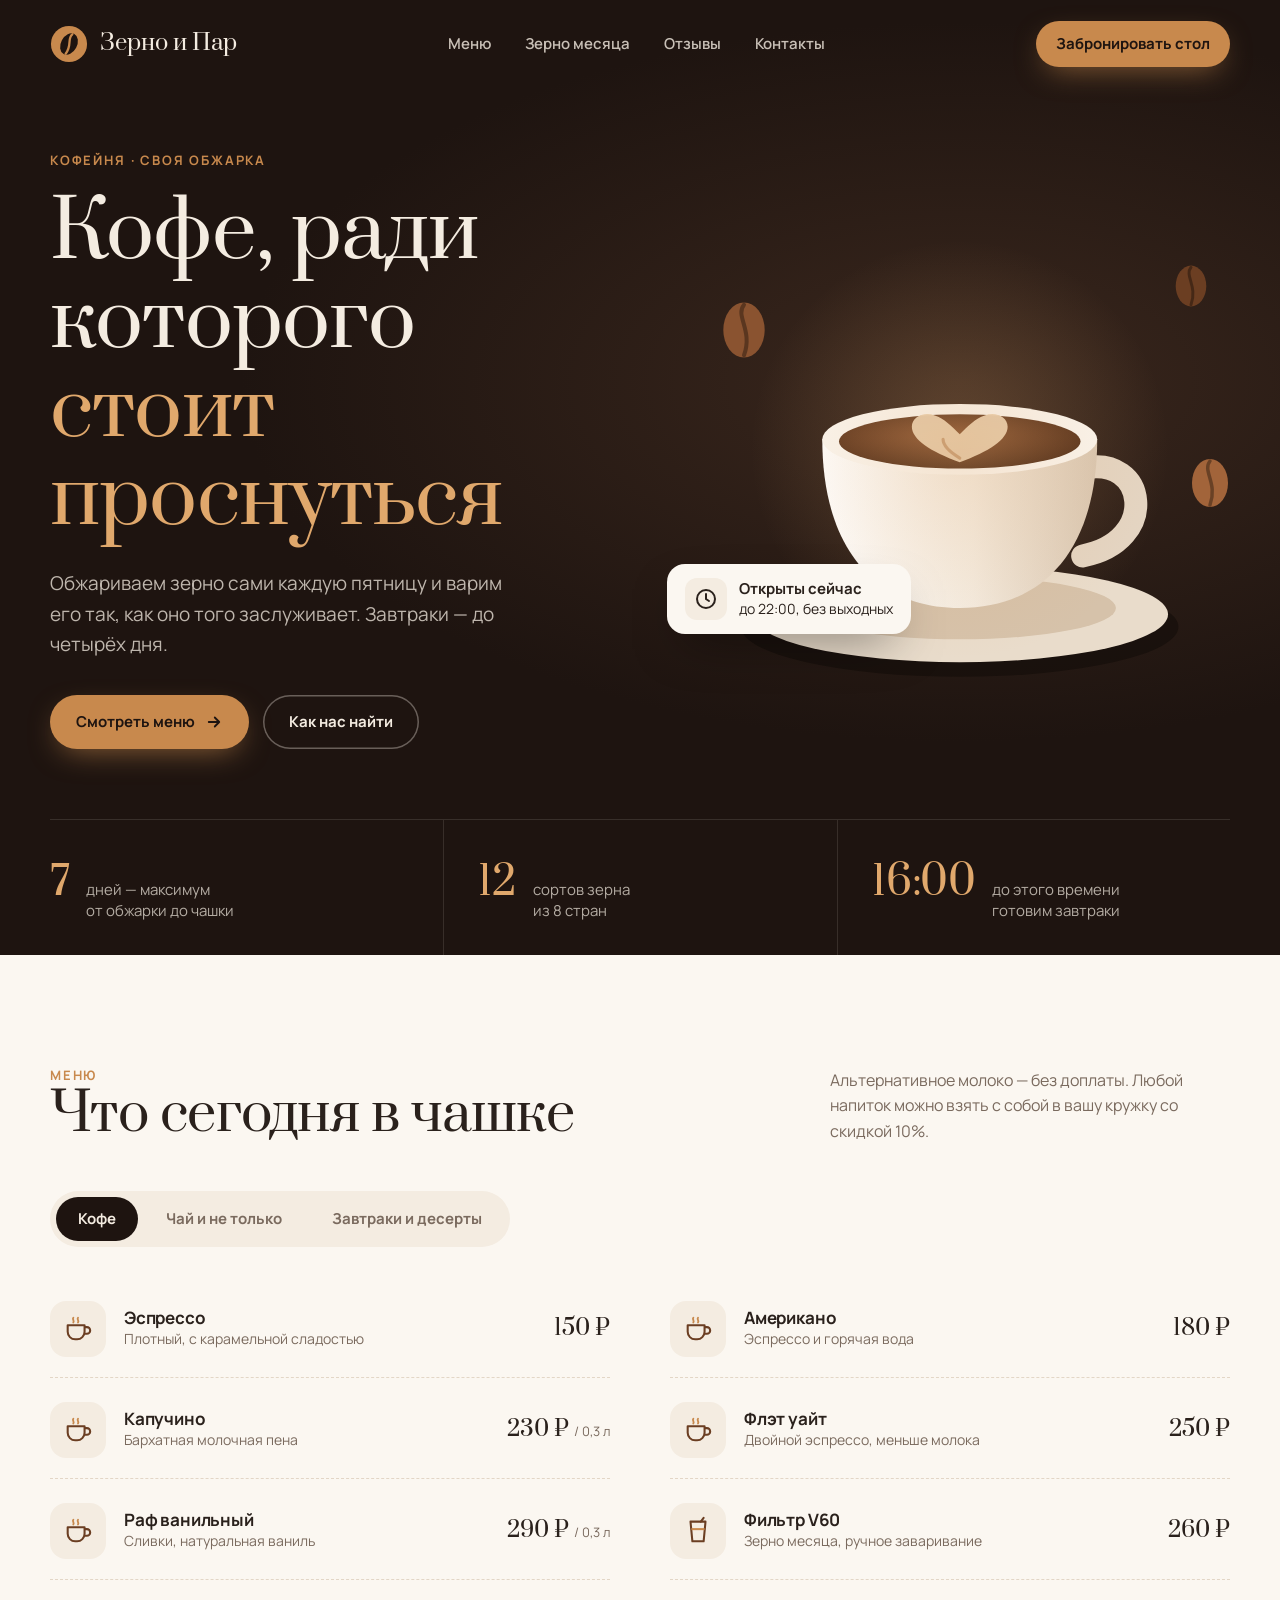
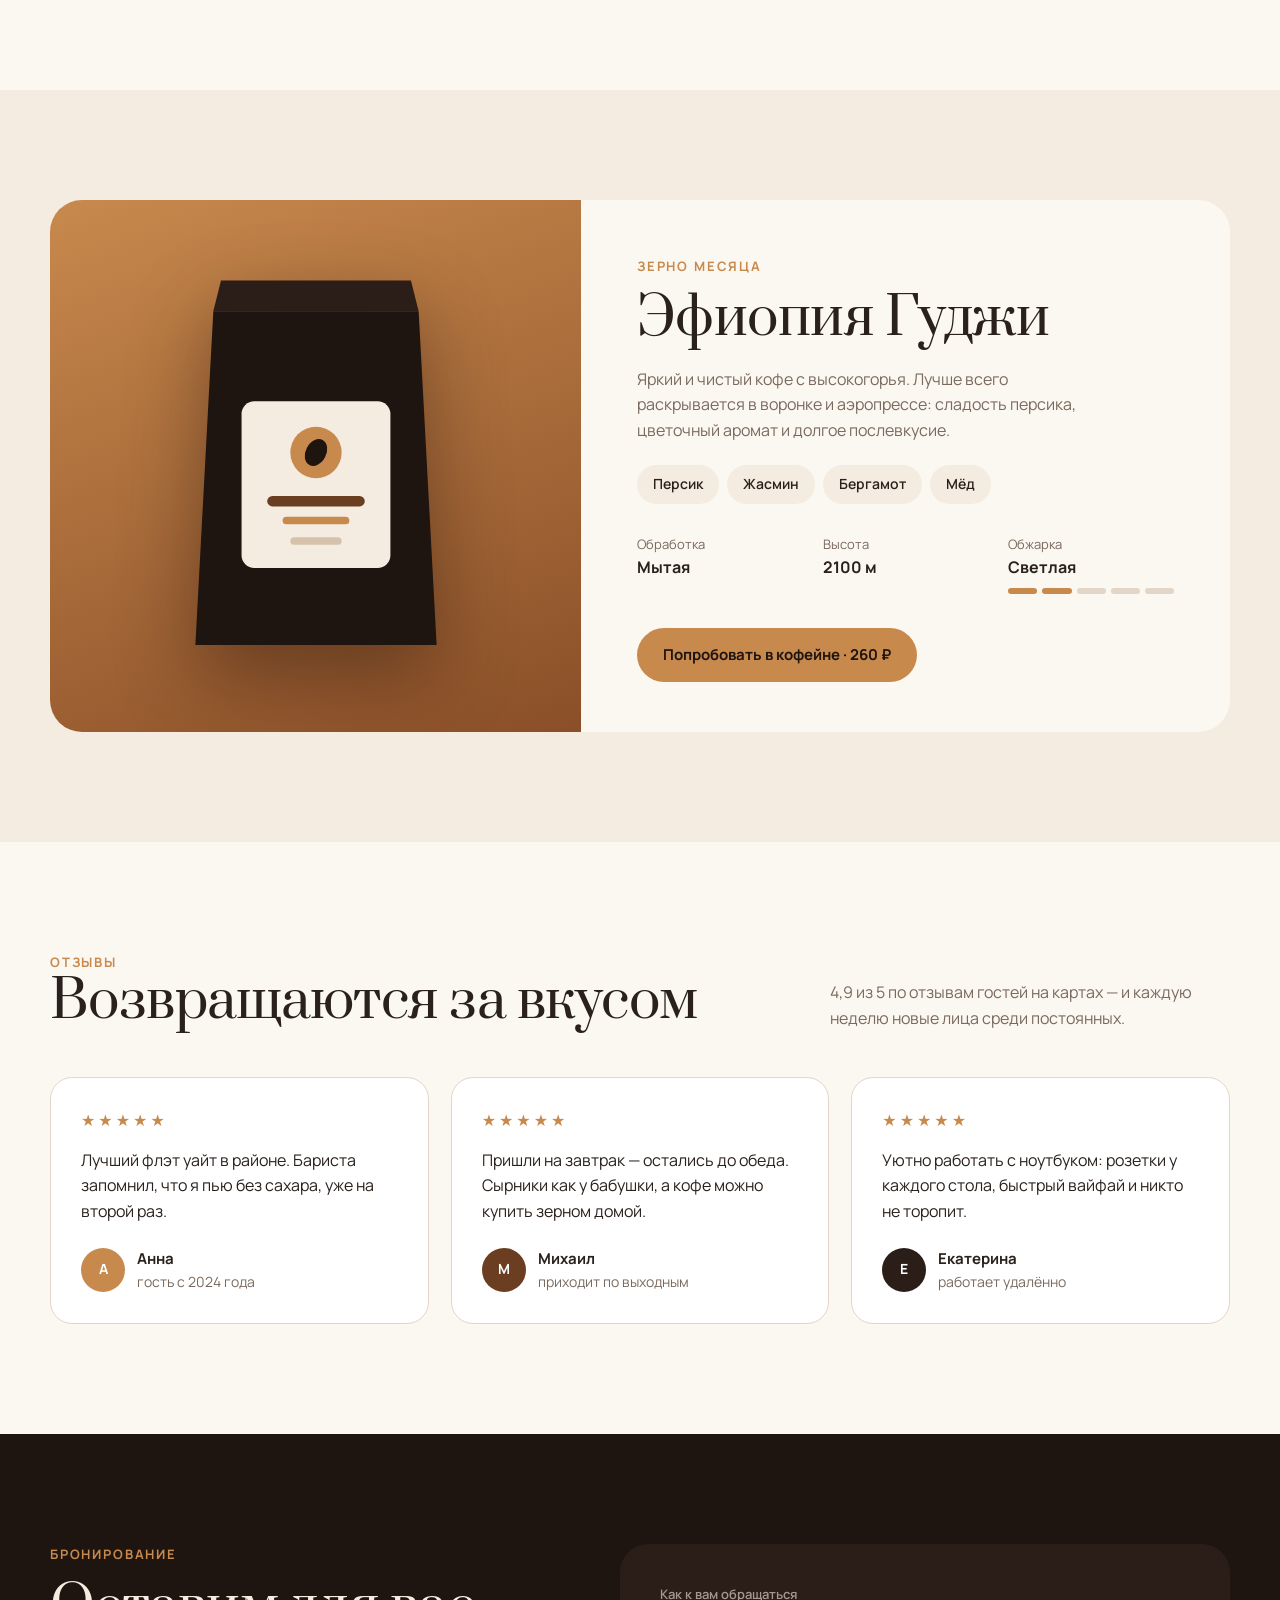
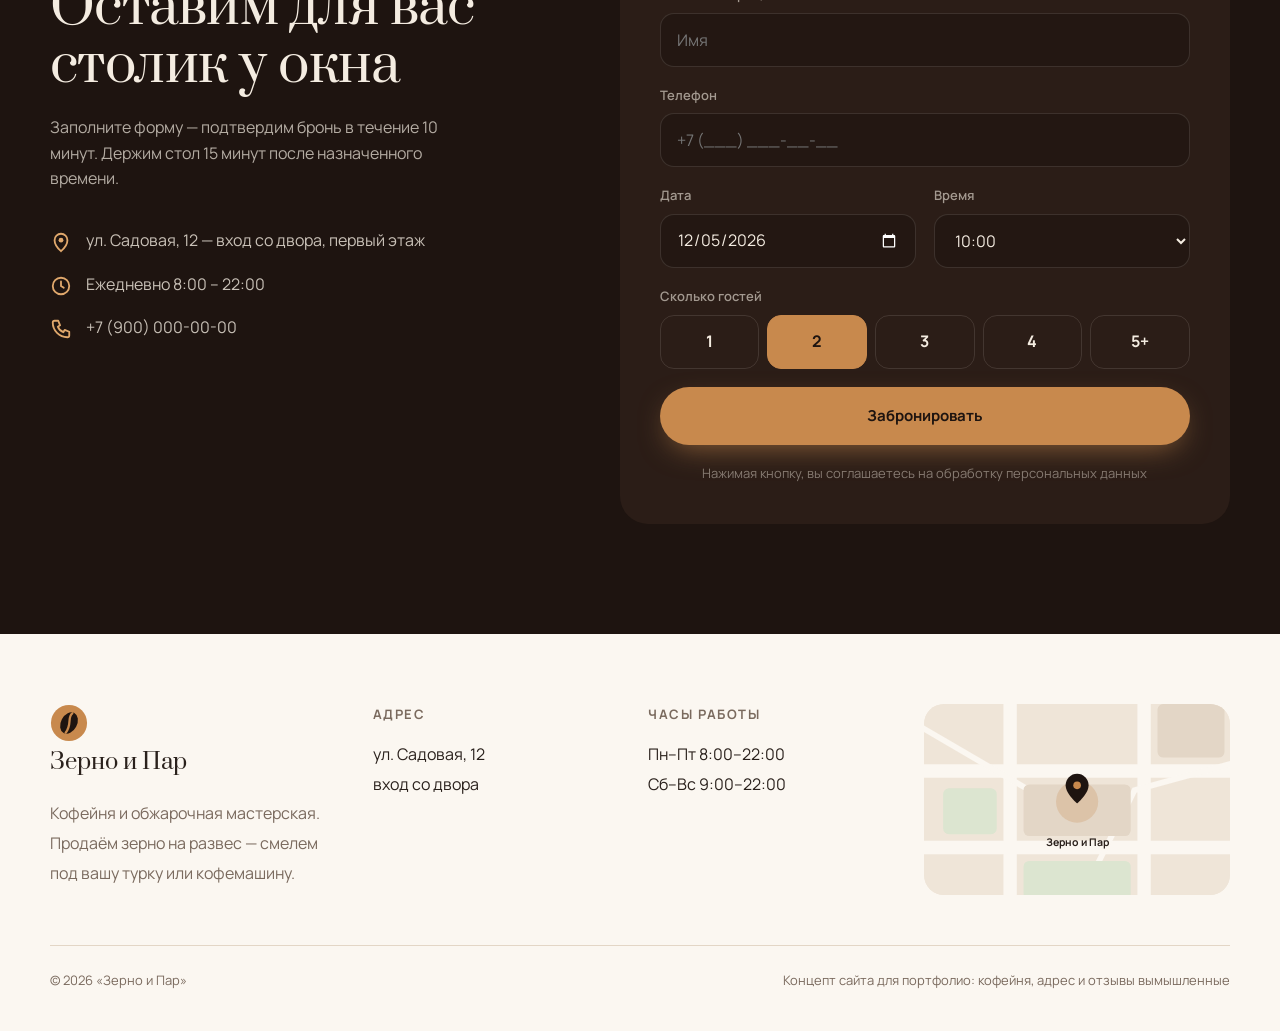
<file: demo/coffee/index.html>
<!doctype html>
<html lang="ru">
<head>
<meta charset="utf-8">
<meta name="viewport" content="width=device-width, initial-scale=1">
<title>Зерно и Пар — кофейня и обжарка</title>
<meta name="description" content="Кофейня с собственной обжаркой: свежий кофе, завтраки до 16:00 и бронирование столика онлайн.">
<link rel="preconnect" href="https://fonts.googleapis.com">
<link rel="preconnect" href="https://fonts.gstatic.com" crossorigin>
<link href="https://fonts.googleapis.com/css2?family=Prata&family=Manrope:wght@400;500;600;700&display=swap" rel="stylesheet">
<style>
:root{
  --espresso:#1E1410; --roast:#2B1D17; --bean:#6B3E22; --caramel:#C8894D; --caramel-2:#E0A86C;
  --cream:#F4ECE1; --milk:#FBF7F1; --foam:#E8D9C6; --ink:#2A211C; --muted:#7A6A5E; --line:#E3D6C6;
  --serif:'Prata',Georgia,'Times New Roman',serif; --sans:'Manrope','Segoe UI',system-ui,sans-serif;
  --r:22px;
}
*{box-sizing:border-box;margin:0;padding:0}
html{scroll-behavior:smooth}
body{font:16px/1.6 var(--sans);color:var(--ink);background:var(--milk);-webkit-font-smoothing:antialiased}
img,svg{display:block;max-width:100%}
a{color:inherit;text-decoration:none}
button,input,select{font:inherit;color:inherit}
.wrap{width:min(1180px,100% - 40px);margin-inline:auto}
.eyebrow{font-size:13px;font-weight:700;letter-spacing:.14em;text-transform:uppercase;color:var(--caramel)}
h1,h2,h3{font-family:var(--serif);font-weight:400;line-height:1.12;letter-spacing:-.01em}
h2{font-size:clamp(32px,4.2vw,52px)}
.btn{display:inline-flex;align-items:center;gap:10px;height:54px;padding:0 26px;border-radius:999px;border:0;cursor:pointer;
  font-weight:700;font-size:15px;transition:transform .2s,background .2s,color .2s,box-shadow .2s}
.btn:hover{transform:translateY(-2px)}
.btn-main{background:var(--caramel);color:#1E1410;box-shadow:0 10px 30px -10px rgba(200,137,77,.7)}
.btn-main:hover{background:var(--caramel-2)}
.btn-ghost{background:none;color:var(--cream);box-shadow:inset 0 0 0 1.5px rgba(244,236,225,.35)}
.btn-ghost:hover{box-shadow:inset 0 0 0 1.5px var(--cream)}

/* шапка */
.top{position:absolute;inset:0 0 auto;z-index:20;color:var(--cream)}
.top .wrap{display:flex;align-items:center;justify-content:space-between;height:88px}
.logo{display:flex;align-items:center;gap:12px;font-family:var(--serif);font-size:22px}
.logo svg{width:38px;height:38px}
.nav{display:flex;gap:34px;font-weight:600;font-size:15px}
.nav a{opacity:.8;transition:opacity .2s}.nav a:hover{opacity:1}
.top .btn{height:46px;padding:0 20px}
.burger{display:none;width:46px;height:46px;border-radius:50%;border:0;background:rgba(244,236,225,.1);cursor:pointer}
.burger span{display:block;width:18px;height:2px;margin:4px auto;background:var(--cream);border-radius:2px}

/* первый экран */
.hero{background:radial-gradient(1200px 600px at 75% 40%,#3A271D 0%,var(--espresso) 60%);color:var(--cream);
  padding:150px 0 0;overflow:hidden;position:relative}
.hero-grid{display:grid;grid-template-columns:1.05fr .95fr;gap:40px;align-items:center}
.hero h1{font-size:clamp(44px,6.2vw,84px);margin:18px 0 24px}
.hero h1 em{font-style:normal;color:var(--caramel-2)}
.hero p.lead{font-size:19px;max-width:480px;color:rgba(244,236,225,.75);margin-bottom:36px}
.hero-actions{display:flex;flex-wrap:wrap;gap:14px}
.hero-art{position:relative;aspect-ratio:1;max-width:560px;justify-self:end;width:100%}
.hero-art .halo{position:absolute;inset:8%;border-radius:50%;background:radial-gradient(circle,rgba(224,168,108,.25),transparent 65%)}
.steam path{animation:steam 4.5s ease-in-out infinite;opacity:0}
.steam path:nth-child(2){animation-delay:1.4s}.steam path:nth-child(3){animation-delay:2.8s}
@keyframes steam{0%{opacity:0;transform:translateY(20px)}35%{opacity:.55}100%{opacity:0;transform:translateY(-50px)}}
.bean{position:absolute;width:46px;animation:float 7s ease-in-out infinite}
@keyframes float{50%{transform:translateY(-14px) rotate(12deg)}}
.badge{position:absolute;left:-4%;bottom:16%;background:var(--milk);color:var(--ink);border-radius:18px;padding:14px 18px;
  display:flex;gap:12px;align-items:center;box-shadow:0 20px 50px -20px rgba(0,0,0,.6);font-size:14px;line-height:1.35}
.badge b{display:block;font-size:15px}
.badge i{width:42px;height:42px;border-radius:12px;background:var(--cream);display:grid;place-items:center;font-style:normal}
.facts{display:grid;grid-template-columns:repeat(3,1fr);margin-top:70px;border-top:1px solid rgba(244,236,225,.12)}
.facts div{padding:30px 0 34px;display:flex;gap:16px;align-items:baseline}
.facts div+div{padding-left:34px;border-left:1px solid rgba(244,236,225,.12)}
.facts b{font-family:var(--serif);font-size:40px;font-weight:400;color:var(--caramel-2)}
.facts span{color:rgba(244,236,225,.7);font-size:15px;line-height:1.4}

/* меню */
section{padding:110px 0}
.head{display:flex;justify-content:space-between;align-items:end;gap:30px;margin-bottom:46px;flex-wrap:wrap}
.head p{max-width:400px;color:var(--muted)}
.tabs{display:inline-flex;gap:6px;padding:6px;background:var(--cream);border-radius:999px;margin-bottom:34px}
.tab{border:0;background:none;height:44px;padding:0 22px;border-radius:999px;font-weight:700;font-size:15px;color:var(--muted);cursor:pointer;transition:.25s}
.tab[aria-selected=true]{background:var(--espresso);color:var(--cream)}
.menu{display:grid;grid-template-columns:1fr 1fr;gap:4px 60px}
.item{display:grid;grid-template-columns:56px 1fr auto;gap:18px;align-items:center;padding:20px 0;border-bottom:1px dashed var(--line);
  animation:in .5s both}
@keyframes in{from{opacity:0;transform:translateY(10px)}}
.item .ic{width:56px;height:56px;border-radius:16px;background:var(--cream);display:grid;place-items:center}
.item .ic svg{width:30px;height:30px}
.item h3{font-family:var(--sans);font-weight:700;font-size:17px;line-height:1.3}
.item p{font-size:14px;color:var(--muted);line-height:1.45}
.item .price{font-family:var(--serif);font-size:22px;white-space:nowrap}
.item .price small{font-family:var(--sans);font-size:13px;color:var(--muted)}

/* зерно месяца */
.month{background:var(--cream)}
.month-card{display:grid;grid-template-columns:.9fr 1.1fr;background:var(--milk);border-radius:32px;overflow:hidden}
.month-art{background:linear-gradient(160deg,#C8894D,#8A4F28);position:relative;min-height:440px;display:grid;place-items:center}
.month-art .pack{width:58%;filter:drop-shadow(0 30px 40px rgba(40,20,10,.45))}
.month-body{padding:56px 56px 50px}
.month-body h2{margin:14px 0 18px}
.notes{display:flex;flex-wrap:wrap;gap:8px;margin:22px 0 30px}
.notes span{padding:8px 16px;border-radius:999px;background:var(--cream);font-weight:600;font-size:14px}
.specs{display:grid;grid-template-columns:repeat(3,1fr);gap:20px;margin-bottom:34px}
.specs dt{font-size:13px;color:var(--muted)}.specs dd{font-weight:700}
.meter{display:flex;gap:5px;margin-top:8px}.meter i{flex:1;height:6px;border-radius:3px;background:var(--line)}
.meter i.on{background:var(--caramel)}
.month .btn-main{box-shadow:none}

/* отзывы */
.reviews{display:grid;grid-template-columns:repeat(3,1fr);gap:22px}
.review{background:#fff;border:1px solid var(--line);border-radius:var(--r);padding:30px}
.stars{color:var(--caramel);letter-spacing:3px;margin-bottom:14px}
.review p{font-size:16px;margin-bottom:22px}
.who{display:flex;align-items:center;gap:12px;font-size:14px;color:var(--muted)}
.who b{display:block;color:var(--ink);font-size:15px}
.ava{width:44px;height:44px;border-radius:50%;display:grid;place-items:center;font-weight:700;color:#fff}

/* бронь */
.book{background:var(--espresso);color:var(--cream)}
.book-grid{display:grid;grid-template-columns:.9fr 1.1fr;gap:70px;align-items:start}
.book h2{margin:14px 0 20px}
.book .info{display:grid;gap:18px;margin-top:36px}
.book .info div{display:flex;gap:14px;align-items:flex-start;color:rgba(244,236,225,.8)}
.book .info svg{flex:none;width:22px;height:22px;margin-top:3px;color:var(--caramel-2)}
.form{background:var(--roast);border-radius:28px;padding:40px;display:grid;grid-template-columns:1fr 1fr;gap:18px;position:relative}
.field{display:grid;gap:8px}.field.full{grid-column:1/-1}
.field label{font-size:13px;font-weight:600;color:rgba(244,236,225,.6)}
.field input,.field select{height:54px;border-radius:14px;border:1.5px solid rgba(244,236,225,.12);background:rgba(0,0,0,.18);
  padding:0 16px;outline:none;transition:border .2s;color-scheme:dark}
.field input:focus,.field select:focus{border-color:var(--caramel)}
.field input.bad{border-color:#E0705A}
.guests{display:flex;gap:8px}
.guests button{flex:1;height:54px;border-radius:14px;border:1.5px solid rgba(244,236,225,.12);background:none;cursor:pointer;font-weight:700;transition:.2s}
.guests button[aria-pressed=true]{background:var(--caramel);border-color:var(--caramel);color:var(--espresso)}
.form .btn{grid-column:1/-1;justify-content:center;height:58px}
.form small{grid-column:1/-1;color:rgba(244,236,225,.45);font-size:13px;text-align:center}
.done{position:absolute;inset:0;border-radius:28px;background:var(--roast);display:none;place-content:center;text-align:center;padding:40px;gap:14px}
.done.show{display:grid;animation:in .4s both}
.done .ok{width:72px;height:72px;border-radius:50%;background:var(--caramel);display:grid;place-items:center;margin:0 auto 8px}
.done h3{font-size:30px}.done p{color:rgba(244,236,225,.7)}

/* подвал */
footer{padding:70px 0 40px;background:var(--milk)}
.foot{display:grid;grid-template-columns:1.2fr 1fr 1fr 1.3fr;gap:40px}
.foot h4{font-size:13px;letter-spacing:.12em;text-transform:uppercase;color:var(--muted);margin-bottom:14px}
.foot p,.foot a{display:block;line-height:1.9}
.map{border-radius:20px;overflow:hidden;background:var(--cream);aspect-ratio:16/10}
.foot .logo{color:var(--ink);margin-bottom:14px}
.legal{margin-top:50px;padding-top:24px;border-top:1px solid var(--line);display:flex;justify-content:space-between;gap:20px;font-size:13px;color:var(--muted);flex-wrap:wrap}

.reveal{opacity:0;transform:translateY(24px);transition:opacity .8s,transform .8s}
.reveal.in{opacity:1;transform:none}

@media (max-width:980px){
  .nav,.top .btn{display:none}.burger{display:block}
  .top.open .nav{display:flex;flex-direction:column;position:absolute;top:80px;left:20px;right:20px;background:var(--roast);padding:24px;border-radius:20px;gap:18px}
  .hero{padding-top:120px}
  .hero-grid,.month-card,.book-grid{grid-template-columns:1fr}
  .hero-art{justify-self:center;max-width:440px}
  .facts{grid-template-columns:1fr}.facts div+div{padding-left:0;border-left:0;border-top:1px solid rgba(244,236,225,.12)}
  .facts div{padding:20px 0}
  .menu{grid-template-columns:1fr}
  .reviews{grid-template-columns:1fr}
  .foot{grid-template-columns:1fr 1fr}
  .month-art{min-height:300px}.month-body{padding:36px 26px}
  section{padding:80px 0}
}
@media (max-width:560px){
  .hero h1{font-size:44px}.hero p.lead{font-size:17px}
  .hero-actions .btn{flex:1 1 100%;justify-content:center}
  .badge{left:0;bottom:6%}
  .tabs{display:flex;overflow-x:auto}.tab{padding:0 16px;white-space:nowrap}
  .item{grid-template-columns:48px 1fr auto;gap:14px}.item .ic{width:48px;height:48px}
  .specs{grid-template-columns:1fr 1fr}
  .form{grid-template-columns:1fr;padding:26px}
  .foot{grid-template-columns:1fr}
}
@media (prefers-reduced-motion:reduce){*{animation:none!important;transition:none!important}.reveal{opacity:1;transform:none}}
</style>
</head>
<body>

<svg width="0" height="0" style="position:absolute" aria-hidden="true">
  <defs>
    <symbol id="beanS" viewBox="0 0 40 52"><ellipse cx="20" cy="26" rx="18" ry="24" fill="currentColor"/><path d="M20 4c-8 10 8 22 0 44" stroke="rgba(0,0,0,.35)" stroke-width="3.5" fill="none" stroke-linecap="round"/></symbol>
    <symbol id="i-cup" viewBox="0 0 32 32"><path d="M5 12h18v7a8 8 0 0 1-8 8h-2a8 8 0 0 1-8-8z" fill="none" stroke="#6B3E22" stroke-width="2.2" stroke-linejoin="round"/><path d="M23 14h2.5a3.5 3.5 0 0 1 0 7H23" fill="none" stroke="#6B3E22" stroke-width="2.2"/><path d="M11 4c-1.5 2 1.5 3 0 5M16 4c-1.5 2 1.5 3 0 5" stroke="#C8894D" stroke-width="2" fill="none" stroke-linecap="round"/></symbol>
    <symbol id="i-glass" viewBox="0 0 32 32"><path d="M8 6h16l-2 21H10z" fill="none" stroke="#6B3E22" stroke-width="2.2" stroke-linejoin="round"/><path d="M9 14h14" stroke="#C8894D" stroke-width="2.2"/><path d="M19 6l3-4" stroke="#6B3E22" stroke-width="2.2" stroke-linecap="round"/></symbol>
    <symbol id="i-cake" viewBox="0 0 32 32"><path d="M5 26V15l22-6v17z" fill="none" stroke="#6B3E22" stroke-width="2.2" stroke-linejoin="round"/><path d="M5 19l22-5" stroke="#C8894D" stroke-width="2.2"/><circle cx="21" cy="6" r="2.4" fill="#C8894D"/></symbol>
    <symbol id="i-pin" viewBox="0 0 24 24"><path d="M12 22s7-6.2 7-12a7 7 0 1 0-14 0c0 5.8 7 12 7 12z" fill="none" stroke="currentColor" stroke-width="2"/><circle cx="12" cy="10" r="2.6" fill="currentColor"/></symbol>
    <symbol id="i-clock" viewBox="0 0 24 24"><circle cx="12" cy="12" r="9" fill="none" stroke="currentColor" stroke-width="2"/><path d="M12 7v5l3 2" fill="none" stroke="currentColor" stroke-width="2" stroke-linecap="round"/></symbol>
    <symbol id="i-phone" viewBox="0 0 24 24"><path d="M5 3h4l2 5-2.5 1.5a11 11 0 0 0 6 6L16 13l5 2v4a2 2 0 0 1-2 2A16 16 0 0 1 3 5a2 2 0 0 1 2-2z" fill="none" stroke="currentColor" stroke-width="2" stroke-linejoin="round"/></symbol>
    <symbol id="logo" viewBox="0 0 40 40"><circle cx="20" cy="20" r="19" fill="#C8894D"/><ellipse cx="20" cy="20" rx="8.5" ry="12" fill="#1E1410" transform="rotate(28 20 20)"/><path d="M23.5 9.8c-5.6 4.2 0 11.6-7 20.4" stroke="#C8894D" stroke-width="2.4" fill="none" stroke-linecap="round"/></symbol>
  </defs>
</svg>

<header class="top" id="top">
  <div class="wrap">
    <a class="logo" href="#"><svg><use href="#logo"/></svg>Зерно и Пар</a>
    <nav class="nav" id="nav">
      <a href="#menu">Меню</a><a href="#month">Зерно месяца</a><a href="#reviews">Отзывы</a><a href="#contacts">Контакты</a>
    </nav>
    <a class="btn btn-main" href="#book">Забронировать стол</a>
    <button class="burger" aria-label="Открыть меню" id="burger"><span></span><span></span><span></span></button>
  </div>
</header>

<section class="hero">
  <div class="wrap">
    <div class="hero-grid">
      <div class="reveal">
        <div class="eyebrow">Кофейня · своя обжарка</div>
        <h1>Кофе, ради которого <em>стоит проснуться</em></h1>
        <p class="lead">Обжариваем зерно сами каждую пятницу и варим его так, как оно того заслуживает. Завтраки — до четырёх дня.</p>
        <div class="hero-actions">
          <a class="btn btn-main" href="#menu">Смотреть меню
            <svg width="18" height="18" viewBox="0 0 24 24"><path d="M5 12h14M13 6l6 6-6 6" stroke="currentColor" stroke-width="2.4" fill="none" stroke-linecap="round" stroke-linejoin="round"/></svg></a>
          <a class="btn btn-ghost" href="#contacts">Как нас найти</a>
        </div>
      </div>
      <div class="hero-art reveal" aria-hidden="true">
        <div class="halo"></div>
        <svg viewBox="0 0 520 520">
          <defs>
            <linearGradient id="cupG" x1="0" x2="1"><stop offset="0" stop-color="#FFFFFF"/><stop offset=".55" stop-color="#F4ECE1"/><stop offset="1" stop-color="#D9C7B2"/></linearGradient>
            <radialGradient id="coffeeG" cx=".45" cy=".4" r=".7"><stop offset="0" stop-color="#8A5330"/><stop offset="1" stop-color="#4A2915"/></radialGradient>
          </defs>
          <ellipse cx="260" cy="430" rx="210" ry="48" fill="#120B08" opacity=".55"/>
          <ellipse cx="260" cy="418" rx="200" ry="46" fill="#E9DCCB"/>
          <ellipse cx="260" cy="412" rx="150" ry="30" fill="#D6C2AA"/>
          <path d="M378 278c62-14 74 70 0 84" stroke="#E4D5C3" stroke-width="22" fill="none" stroke-linecap="round"/>
          <path d="M128 250c0 104 50 162 132 162s132-58 132-162z" fill="url(#cupG)"/>
          <ellipse cx="260" cy="250" rx="132" ry="34" fill="#FBF7F1"/>
          <ellipse cx="260" cy="252" rx="116" ry="26" fill="url(#coffeeG)"/>
          <path d="M260 272c-28-10-46-22-46-34 0-10 12-15 22-11 9 3 16 10 24 18 8-8 15-15 24-18 10-4 22 1 22 11 0 12-18 24-46 34z" fill="#EBD3B4" opacity=".95"/>
          <path d="M260 268c-10-6-16-12-16-18" stroke="#B9875D" stroke-width="3" fill="none" stroke-linecap="round" opacity=".7"/>
          <g class="steam" stroke="#F4ECE1" stroke-width="7" fill="none" stroke-linecap="round">
            <path d="M220 200c-18-26 18-40 0-70s16-44 0-70"/>
            <path d="M262 196c-18-26 18-40 0-70s16-44 0-70"/>
            <path d="M304 200c-18-26 18-40 0-70s16-44 0-70"/>
          </g>
        </svg>
        <svg class="bean" style="left:6%;top:14%;color:#8A5330"><use href="#beanS"/></svg>
        <svg class="bean" style="right:4%;top:6%;width:34px;color:#6B3E22;animation-delay:-2s"><use href="#beanS"/></svg>
        <svg class="bean" style="right:0;bottom:30%;width:40px;color:#A2643A;animation-delay:-4s"><use href="#beanS"/></svg>
        <div class="badge"><i><svg width="24" height="24"><use href="#i-clock"/></svg></i><div><b>Открыты сейчас</b>до 22:00, без выходных</div></div>
      </div>
    </div>
    <div class="facts reveal">
      <div><b>7</b><span>дней — максимум<br>от обжарки до чашки</span></div>
      <div><b>12</b><span>сортов зерна<br>из 8 стран</span></div>
      <div><b>16:00</b><span>до этого времени<br>готовим завтраки</span></div>
    </div>
  </div>
</section>

<section id="menu">
  <div class="wrap">
    <div class="head reveal">
      <div><div class="eyebrow">Меню</div><h2>Что сегодня в чашке</h2></div>
      <p>Альтернативное молоко — без доплаты. Любой напиток можно взять с собой в вашу кружку со скидкой 10%.</p>
    </div>
    <div class="tabs" role="tablist" id="tabs">
      <button class="tab" role="tab" aria-selected="true" data-cat="coffee">Кофе</button>
      <button class="tab" role="tab" aria-selected="false" data-cat="other">Чай и не только</button>
      <button class="tab" role="tab" aria-selected="false" data-cat="food">Завтраки и десерты</button>
    </div>
    <div class="menu" id="menuList" role="tabpanel"></div>
  </div>
</section>

<section class="month" id="month">
  <div class="wrap">
    <div class="month-card reveal">
      <div class="month-art">
        <svg class="pack" viewBox="0 0 240 320" aria-hidden="true">
          <path d="M40 40h160l14 260H26z" fill="#1E1410"/>
          <path d="M40 40h160l-6 -24H46z" fill="#2B1D17"/>
          <rect x="62" y="110" width="116" height="130" rx="10" fill="#F4ECE1"/>
          <circle cx="120" cy="150" r="20" fill="#C8894D"/>
          <ellipse cx="120" cy="150" rx="8" ry="11" fill="#1E1410" transform="rotate(28 120 150)"/>
          <rect x="82" y="184" width="76" height="8" rx="4" fill="#6B3E22"/>
          <rect x="94" y="200" width="52" height="6" rx="3" fill="#C8894D"/>
          <rect x="100" y="216" width="40" height="6" rx="3" fill="#D6C2AA"/>
        </svg>
      </div>
      <div class="month-body">
        <div class="eyebrow">Зерно месяца</div>
        <h2>Эфиопия Гуджи</h2>
        <p style="color:var(--muted);max-width:460px">Яркий и чистый кофе с высокогорья. Лучше всего раскрывается в воронке и аэропрессе: сладость персика, цветочный аромат и долгое послевкусие.</p>
        <div class="notes"><span>Персик</span><span>Жасмин</span><span>Бергамот</span><span>Мёд</span></div>
        <dl class="specs">
          <div><dt>Обработка</dt><dd>Мытая</dd></div>
          <div><dt>Высота</dt><dd>2100 м</dd></div>
          <div><dt>Обжарка</dt><dd>Светлая</dd><div class="meter"><i class="on"></i><i class="on"></i><i></i><i></i><i></i></div></div>
        </dl>
        <a class="btn btn-main" href="#book">Попробовать в кофейне · 260 ₽</a>
      </div>
    </div>
  </div>
</section>

<section id="reviews">
  <div class="wrap">
    <div class="head reveal">
      <div><div class="eyebrow">Отзывы</div><h2>Возвращаются за вкусом</h2></div>
      <p>4,9 из 5 по отзывам гостей на картах — и каждую неделю новые лица среди постоянных.</p>
    </div>
    <div class="reviews">
      <article class="review reveal"><div class="stars">★★★★★</div><p>Лучший флэт уайт в районе. Бариста запомнил, что я пью без сахара, уже на второй раз.</p><div class="who"><span class="ava" style="background:#C8894D">А</span><div><b>Анна</b>гость с 2024 года</div></div></article>
      <article class="review reveal"><div class="stars">★★★★★</div><p>Пришли на завтрак — остались до обеда. Сырники как у бабушки, а кофе можно купить зерном домой.</p><div class="who"><span class="ava" style="background:#6B3E22">М</span><div><b>Михаил</b>приходит по выходным</div></div></article>
      <article class="review reveal"><div class="stars">★★★★★</div><p>Уютно работать с ноутбуком: розетки у каждого стола, быстрый вайфай и никто не торопит.</p><div class="who"><span class="ava" style="background:#2B1D17">Е</span><div><b>Екатерина</b>работает удалённо</div></div></article>
    </div>
  </div>
</section>

<section class="book" id="book">
  <div class="wrap book-grid">
    <div class="reveal">
      <div class="eyebrow">Бронирование</div>
      <h2>Оставим для вас столик у окна</h2>
      <p style="color:rgba(244,236,225,.7);max-width:430px">Заполните форму — подтвердим бронь в течение 10 минут. Держим стол 15 минут после назначенного времени.</p>
      <div class="info">
        <div><svg><use href="#i-pin"/></svg>ул. Садовая, 12 — вход со двора, первый этаж</div>
        <div><svg><use href="#i-clock"/></svg>Ежедневно 8:00 – 22:00</div>
        <div><svg><use href="#i-phone"/></svg>+7 (900) 000-00-00</div>
      </div>
    </div>
    <form class="form reveal" id="form" novalidate>
      <div class="field full"><label for="name">Как к вам обращаться</label><input id="name" placeholder="Имя" autocomplete="name"></div>
      <div class="field full"><label for="phone">Телефон</label><input id="phone" type="tel" placeholder="+7 (___) ___-__-__" autocomplete="tel"></div>
      <div class="field"><label for="date">Дата</label><input id="date" type="date"></div>
      <div class="field"><label for="time">Время</label>
        <select id="time"></select></div>
      <div class="field full"><label>Сколько гостей</label>
        <div class="guests" id="guests"><button type="button" aria-pressed="false">1</button><button type="button" aria-pressed="true">2</button><button type="button" aria-pressed="false">3</button><button type="button" aria-pressed="false">4</button><button type="button" aria-pressed="false">5+</button></div></div>
      <button class="btn btn-main" type="submit">Забронировать</button>
      <small>Нажимая кнопку, вы соглашаетесь на обработку персональных данных</small>
      <div class="done" id="done" role="status">
        <div class="ok"><svg width="34" height="34" viewBox="0 0 24 24"><path d="M5 12.5l4.5 4.5L19 7.5" stroke="#1E1410" stroke-width="2.6" fill="none" stroke-linecap="round" stroke-linejoin="round"/></svg></div>
        <h3>Стол ваш!</h3>
        <p id="doneText"></p>
        <button class="btn btn-ghost" type="button" id="again" style="justify-self:center">Изменить бронь</button>
      </div>
    </form>
  </div>
</section>

<footer id="contacts">
  <div class="wrap">
    <div class="foot">
      <div><a class="logo" href="#"><svg><use href="#logo"/></svg>Зерно и Пар</a><p style="color:var(--muted)">Кофейня и обжарочная мастерская. Продаём зерно на развес — смелем под вашу турку или кофемашину.</p></div>
      <div><h4>Адрес</h4><p>ул. Садовая, 12</p><p>вход со двора</p></div>
      <div><h4>Часы работы</h4><p>Пн–Пт 8:00–22:00</p><p>Сб–Вс 9:00–22:00</p></div>
      <div class="map" aria-label="Схема проезда">
        <svg viewBox="0 0 320 200" width="100%" height="100%" preserveAspectRatio="xMidYMid slice">
          <rect width="320" height="200" fill="#EFE5D8"/>
          <g stroke="#FBF7F1" stroke-width="14" fill="none"><path d="M-10 70h340M-10 150h340M90-10v220M230-10v220"/></g>
          <g stroke="#FBF7F1" stroke-width="6" fill="none"><path d="M-10 20l120 70M160 210l60-120 110-30"/></g>
          <rect x="104" y="84" width="112" height="54" rx="6" fill="#E3D6C6"/><rect x="20" y="88" width="56" height="48" rx="6" fill="#DCE5D0"/>
          <rect x="244" y="0" width="70" height="56" rx="6" fill="#E3D6C6"/><rect x="104" y="164" width="112" height="40" rx="6" fill="#DCE5D0"/>
          <g transform="translate(160 102)"><circle r="22" fill="#C8894D" opacity=".25"/><path d="M0 8s-12-10-12-19a12 12 0 1 1 24 0C12-2 0 8 0 8z" fill="#1E1410" transform="translate(0 -6)"/><circle cy="-17" r="4" fill="#C8894D"/></g>
          <text x="160" y="148" font-family="Manrope,sans-serif" font-size="11" font-weight="700" fill="#2A211C" text-anchor="middle">Зерно и Пар</text>
        </svg>
      </div>
    </div>
    <div class="legal"><span>© 2026 «Зерно и Пар»</span><span>Концепт сайта для портфолио: кофейня, адрес и отзывы вымышленные</span></div>
  </div>
</footer>

<script>
const MENU = {
  coffee: [
    ['cup','Эспрессо','Плотный, с карамельной сладостью','150'],
    ['cup','Американо','Эспрессо и горячая вода','180'],
    ['cup','Капучино','Бархатная молочная пена','230','0,3 л'],
    ['cup','Флэт уайт','Двойной эспрессо, меньше молока','250'],
    ['cup','Раф ванильный','Сливки, натуральная ваниль','290','0,3 л'],
    ['glass','Фильтр V60','Зерно месяца, ручное заваривание','260'],
  ],
  other: [
    ['cup','Матча латте','Японская матча на овсяном молоке','310'],
    ['cup','Какао с маршмеллоу','Бельгийский шоколад','270'],
    ['cup','Улун «Молочный»','Чайник на 0,5 л','220'],
    ['glass','Облепиховый лимонад','С розмарином и мёдом','260'],
  ],
  food: [
    ['cake','Сырники','Сметана и ягодный соус','360'],
    ['cake','Круассан','Сливочное масло 82%','190'],
    ['cake','Баскский чизкейк','С карамельной корочкой','320'],
    ['cake','Морковный торт','Грецкий орех, сливочный сыр','300'],
  ],
};
const list = document.getElementById('menuList');
function show(cat){
  list.innerHTML = MENU[cat].map(([ic,t,d,p,v],i)=>`
    <div class="item" style="animation-delay:${i*60}ms">
      <div class="ic"><svg><use href="#i-${ic}"/></svg></div>
      <div><h3>${t}</h3><p>${d}</p></div>
      <div class="price">${p} ₽${v?` <small>/ ${v}</small>`:''}</div>
    </div>`).join('');
}
document.getElementById('tabs').addEventListener('click', e=>{
  const b = e.target.closest('.tab'); if(!b) return;
  document.querySelectorAll('.tab').forEach(t=>t.setAttribute('aria-selected', t===b));
  show(b.dataset.cat);
});
show('coffee');

// мобильное меню
const hdr = document.getElementById('top');
document.getElementById('burger').onclick = ()=>hdr.classList.toggle('open');
document.querySelectorAll('#nav a').forEach(a=>a.onclick=()=>hdr.classList.remove('open'));

// форма брони
const time = document.getElementById('time');
for(let h=8; h<=21; h++) for(const m of ['00','30']) time.add(new Option(`${h}:${m}`, `${h}:${m}`));
time.value = '10:00';
const date = document.getElementById('date');
const today = new Date(); today.setMinutes(today.getMinutes()-today.getTimezoneOffset());
date.min = date.value = today.toISOString().slice(0,10);
let guests = '2';
document.getElementById('guests').addEventListener('click', e=>{
  const b = e.target.closest('button'); if(!b) return;
  guests = b.textContent;
  [...b.parentNode.children].forEach(x=>x.setAttribute('aria-pressed', x===b));
});
const phone = document.getElementById('phone');
phone.addEventListener('input', ()=>{
  let d = phone.value.replace(/\D/g,'').replace(/^[78]/,'').slice(0,10);
  const p = [d.slice(0,3), d.slice(3,6), d.slice(6,8), d.slice(8,10)];
  phone.value = d ? `+7 (${p[0]}${d.length>3?') '+p[1]:''}${d.length>6?'-'+p[2]:''}${d.length>8?'-'+p[3]:''}` : '';
  phone.classList.remove('bad');
});
document.getElementById('form').addEventListener('submit', e=>{
  e.preventDefault();
  const name = document.getElementById('name');
  const okPhone = phone.value.replace(/\D/g,'').length === 11;
  name.classList.toggle('bad', !name.value.trim());
  phone.classList.toggle('bad', !okPhone);
  if(!name.value.trim() || !okPhone) return;
  const d = new Date(date.value).toLocaleDateString('ru-RU',{day:'numeric',month:'long'});
  document.getElementById('doneText').textContent = `${name.value.trim()}, ждём вас ${d} в ${time.value}. Гостей: ${guests}. Подтверждение придёт по SMS.`;
  document.getElementById('done').classList.add('show');
});
document.getElementById('again').onclick = ()=>document.getElementById('done').classList.remove('show');

// появление при прокрутке
const io = new IntersectionObserver(es=>es.forEach(x=>{ if(x.isIntersecting){ x.target.classList.add('in'); io.unobserve(x.target); } }),{threshold:.15});
document.querySelectorAll('.reveal').forEach(el=>io.observe(el));
</script>
</body>
</html>
</file>
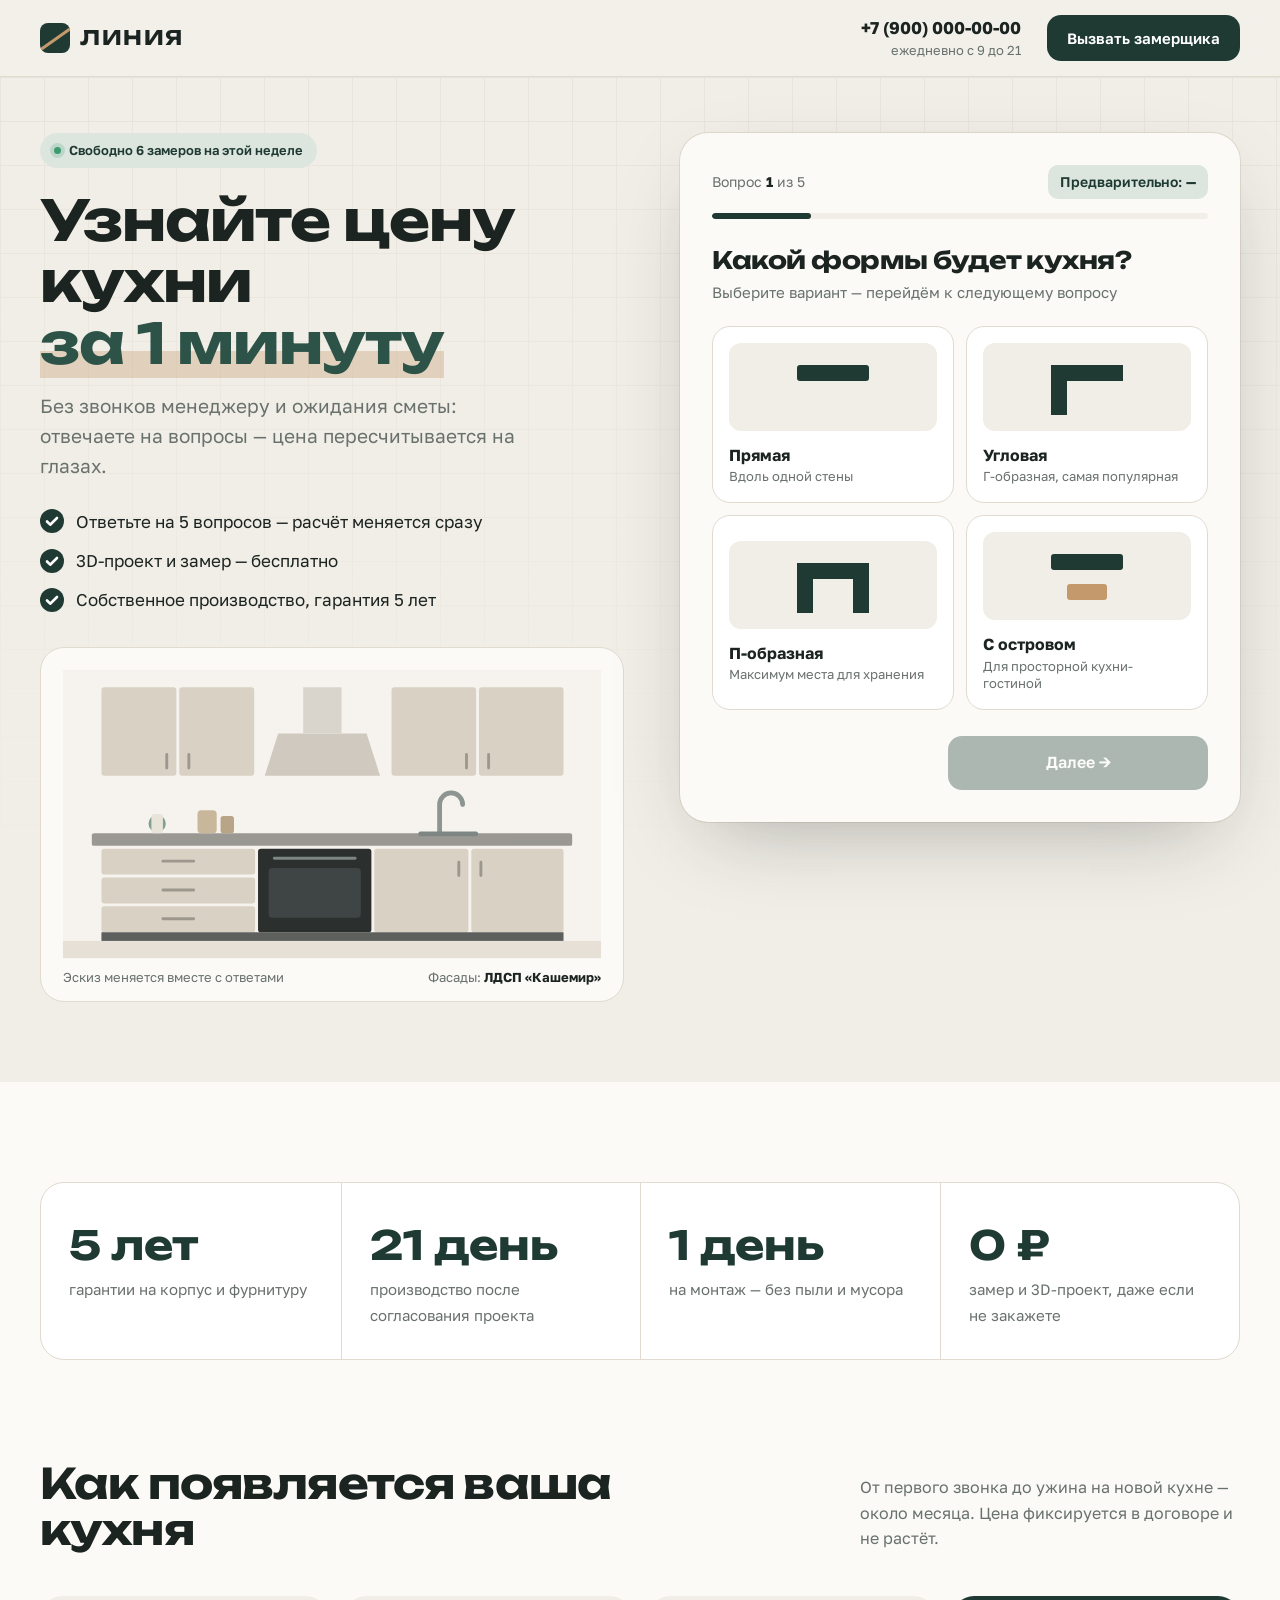
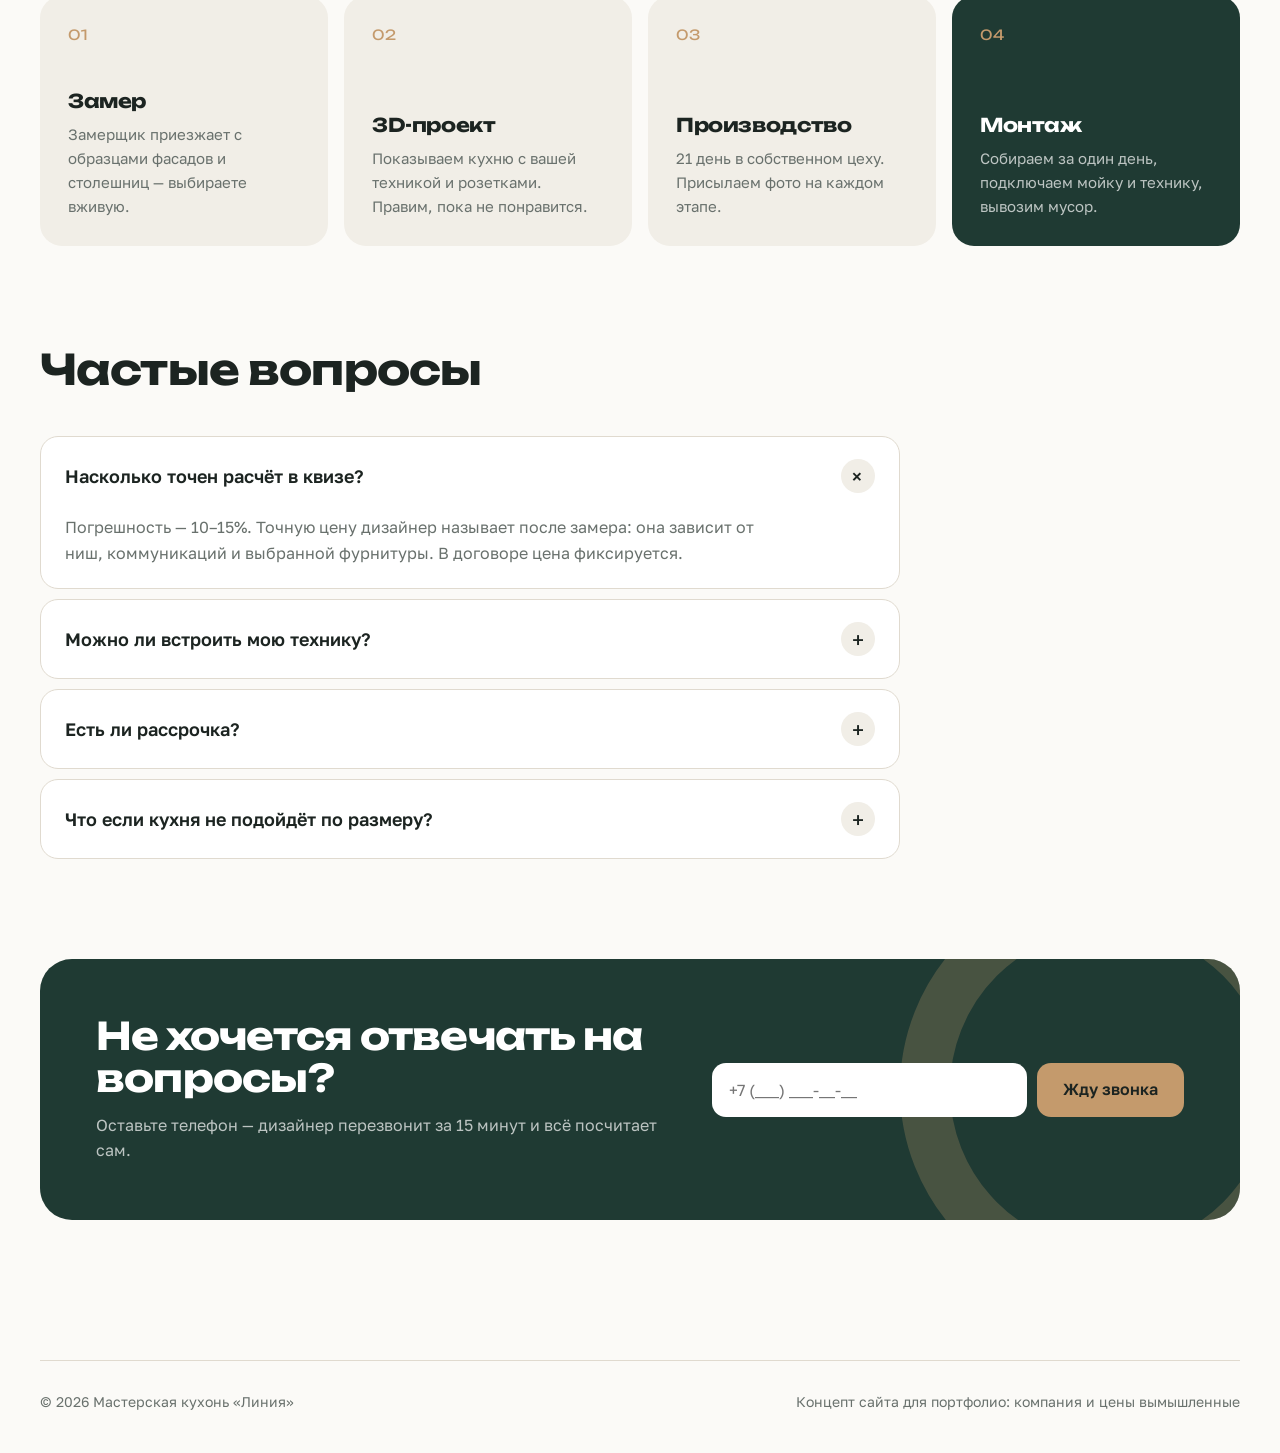
<file: demo/kitchen-quiz/index.html>
<!doctype html>
<html lang="ru">
<head>
<meta charset="utf-8">
<meta name="viewport" content="width=device-width, initial-scale=1">
<title>Линия — кухни на заказ. Расчёт стоимости за 1 минуту</title>
<meta name="description" content="Ответьте на 5 вопросов и узнайте стоимость кухни на заказ. 3D-проект бесплатно, гарантия 5 лет.">
<link rel="preconnect" href="https://fonts.googleapis.com">
<link rel="preconnect" href="https://fonts.gstatic.com" crossorigin>
<link href="https://fonts.googleapis.com/css2?family=Unbounded:wght@500;700&family=Golos+Text:wght@400;500;600;700&display=swap" rel="stylesheet">
<style>
:root{
  --stone:#F1EEE7; --paper:#FBFAF7; --ink:#1C2421; --green:#1F3A33; --green-2:#2D5248; --mint:#DCE6DF;
  --oak:#C49A6C; --line:#E0DACF; --muted:#69716D;
  --head:'Unbounded','Segoe UI',sans-serif; --sans:'Golos Text','Segoe UI',system-ui,sans-serif;
  --fac:#D9D1C4; --top:#9A9893; --glow:0;
}
*{box-sizing:border-box;margin:0;padding:0}
html{scroll-behavior:smooth}
body{font:16px/1.6 var(--sans);color:var(--ink);background:var(--paper);-webkit-font-smoothing:antialiased}
a{color:inherit;text-decoration:none}
button,input{font:inherit;color:inherit}
svg{display:block}
.wrap{width:min(1200px,100% - 40px);margin-inline:auto}
h1,h2,h3{font-family:var(--head);font-weight:700;line-height:1.1;letter-spacing:-.02em}
.tag{display:inline-flex;align-items:center;gap:8px;font-size:13px;font-weight:600;padding:7px 14px;border-radius:999px;background:var(--mint);color:var(--green)}
.tag i{width:7px;height:7px;border-radius:50%;background:#3E9B6E;box-shadow:0 0 0 4px rgba(62,155,110,.2)}
.btn{display:inline-flex;align-items:center;justify-content:center;gap:10px;height:54px;padding:0 26px;border-radius:14px;border:0;cursor:pointer;
  font-weight:600;font-size:16px;transition:transform .15s,background .2s,opacity .2s}
.btn:active{transform:scale(.98)}
.btn-green{background:var(--green);color:#fff}.btn-green:hover{background:var(--green-2)}
.btn-line{background:none;box-shadow:inset 0 0 0 1.5px var(--line)}.btn-line:hover{box-shadow:inset 0 0 0 1.5px var(--ink)}
.btn:disabled{opacity:.35;cursor:not-allowed;transform:none}

/* шапка */
header{position:sticky;top:0;z-index:20;background:rgba(241,238,231,.88);backdrop-filter:blur(12px);border-bottom:1px solid var(--line)}
header .wrap{display:flex;align-items:center;justify-content:space-between;height:76px;gap:20px}
.logo{display:flex;align-items:center;gap:10px;font-family:var(--head);font-weight:700;font-size:20px;letter-spacing:.08em}
.logo b{width:30px;height:30px;border-radius:8px;background:var(--green);position:relative;overflow:hidden}
.logo b::after{content:"";position:absolute;left:-4px;right:-4px;top:50%;height:3px;background:var(--oak);transform:rotate(-35deg)}
.h-right{display:flex;align-items:center;gap:26px}
.h-phone{text-align:right;line-height:1.3}.h-phone b{display:block;font-size:17px}.h-phone span{font-size:13px;color:var(--muted)}
header .btn{height:46px;padding:0 20px;font-size:15px}

/* первый экран */
.hero{background:var(--stone);position:relative;overflow:hidden;padding:56px 0 80px}
.hero::before{content:"";position:absolute;inset:0;opacity:.5;
  background-image:linear-gradient(var(--line) 1px,transparent 1px),linear-gradient(90deg,var(--line) 1px,transparent 1px);
  background-size:44px 44px;mask-image:linear-gradient(180deg,#000 0%,transparent 85%)}
.hero-grid{position:relative;display:grid;grid-template-columns:1fr 560px;gap:56px;align-items:start}
.hero h1{font-size:clamp(34px,4.4vw,56px);margin:22px 0 22px}
.hero .lead{font-size:19px;color:var(--muted);max-width:500px;margin:-6px 0 26px}
.hero h1 span{color:var(--green-2);background:linear-gradient(transparent 62%,rgba(196,154,108,.35) 62%)}
.ticks{display:grid;gap:12px;margin-bottom:34px;list-style:none}
.ticks li{display:flex;gap:12px;align-items:center;font-size:17px}
.ticks li::before{content:"";flex:none;width:24px;height:24px;border-radius:50%;background:var(--green) url("data:image/svg+xml,%3Csvg xmlns='http://www.w3.org/2000/svg' viewBox='0 0 24 24'%3E%3Cpath d='M7 12.5l3.2 3.2L17 9' stroke='white' stroke-width='2.6' fill='none' stroke-linecap='round' stroke-linejoin='round'/%3E%3C/svg%3E") center/100%}
.kitchen{background:var(--paper);border:1px solid var(--line);border-radius:24px;padding:22px 22px 14px;position:relative}
.kitchen svg{width:100%;height:auto}
.kitchen .cap{display:flex;justify-content:space-between;font-size:13px;color:var(--muted);margin-top:8px}
.kitchen .cap b{color:var(--ink)}
.fac{fill:var(--fac);transition:fill .5s}.top{fill:var(--top);transition:fill .5s}
.glow{opacity:var(--glow);transition:opacity .5s}

/* квиз */
.quiz{background:var(--paper);border-radius:28px;box-shadow:0 30px 80px -30px rgba(28,36,33,.35),0 0 0 1px var(--line);padding:32px;position:relative;min-height:610px;display:flex;flex-direction:column}
.q-top{display:flex;justify-content:space-between;align-items:center;font-size:14px;color:var(--muted);gap:10px}
.q-top b{color:var(--ink)}
.est{background:var(--mint);color:var(--green);padding:6px 12px;border-radius:10px;font-weight:600;white-space:nowrap}
.est b{color:var(--green)}
.bar{height:6px;border-radius:3px;background:var(--stone);margin:14px 0 28px;overflow:hidden}
.bar i{display:block;height:100%;background:var(--green);border-radius:3px;transition:width .45s cubic-bezier(.3,.7,.2,1)}
.stage{flex:1;animation:step .4s both}
@keyframes step{from{opacity:0;transform:translateX(18px)}}
.stage h3{font-size:24px;margin-bottom:6px}
.stage .hint{color:var(--muted);font-size:15px;margin-bottom:22px}
.opts{display:grid;grid-template-columns:1fr 1fr;gap:12px}
.opt{border:1.5px solid var(--line);background:#fff;border-radius:18px;padding:16px;text-align:left;cursor:pointer;transition:border .2s,box-shadow .2s,transform .15s;position:relative}
.opt:hover{border-color:#B8B0A2;transform:translateY(-2px)}
.opt[aria-pressed=true]{border-color:var(--green);box-shadow:0 0 0 3px rgba(31,58,51,.12)}
.opt[aria-pressed=true]::after{content:"";position:absolute;top:12px;right:12px;width:22px;height:22px;border-radius:50%;
  background:var(--green) url("data:image/svg+xml,%3Csvg xmlns='http://www.w3.org/2000/svg' viewBox='0 0 24 24'%3E%3Cpath d='M7 12.5l3.2 3.2L17 9' stroke='white' stroke-width='2.6' fill='none' stroke-linecap='round' stroke-linejoin='round'/%3E%3C/svg%3E") center/100%}
.opt .plan{height:88px;border-radius:12px;background:var(--stone);display:grid;place-items:center;margin-bottom:12px}
.opt b{display:block;font-size:16px}
.opt span{display:block;font-size:13px;color:var(--muted);line-height:1.35}
.sw{height:64px;border-radius:12px;margin-bottom:12px;box-shadow:inset 0 0 0 1px rgba(0,0,0,.06)}
.opt .pr{margin-top:6px;font-weight:600;color:var(--green);font-size:14px}
.range{padding:10px 0 0}
.len{font-family:var(--head);font-size:64px;line-height:1;margin:6px 0 26px}.len small{font-size:24px;color:var(--muted)}
input[type=range]{-webkit-appearance:none;appearance:none;width:100%;height:8px;border-radius:4px;background:linear-gradient(90deg,var(--green) var(--p,25%),var(--stone) var(--p,25%));outline:none}
input[type=range]::-webkit-slider-thumb{-webkit-appearance:none;width:30px;height:30px;border-radius:50%;background:#fff;border:3px solid var(--green);box-shadow:0 4px 12px rgba(0,0,0,.15);cursor:grab}
input[type=range]::-moz-range-thumb{width:26px;height:26px;border-radius:50%;background:#fff;border:3px solid var(--green);cursor:grab}
.scale{display:flex;justify-content:space-between;font-size:13px;color:var(--muted);margin-top:10px}
.helper{margin-top:30px;display:flex;gap:14px;background:var(--stone);border-radius:16px;padding:16px;font-size:14px;color:var(--muted)}
.helper svg{flex:none}
.checks{display:grid;gap:10px}
.check{display:flex;align-items:center;gap:14px;border:1.5px solid var(--line);border-radius:16px;padding:14px 16px;cursor:pointer;background:#fff;text-align:left;transition:border .2s}
.check[aria-pressed=true]{border-color:var(--green)}
.check .box{flex:none;width:24px;height:24px;border-radius:7px;border:2px solid #C9C2B5;display:grid;place-items:center;transition:.2s}
.check[aria-pressed=true] .box{background:var(--green);border-color:var(--green)}
.check[aria-pressed=false] .box svg{opacity:0}
.check div{flex:1}.check b{display:block}.check span{font-size:13px;color:var(--muted)}
.check em{font-style:normal;font-weight:600;color:var(--green);white-space:nowrap}
.q-nav{display:flex;justify-content:space-between;gap:12px;margin-top:26px}
.q-nav .btn-green{flex:1;max-width:260px}

.result .eyebrow{font-size:13px;font-weight:700;letter-spacing:.1em;text-transform:uppercase;color:var(--muted)}
.sum{font-family:var(--head);font-size:32px;white-space:nowrap;line-height:1.15;margin:8px 0 16px}
.sum small{white-space:normal;display:block;font-family:var(--sans);font-size:15px;font-weight:500;color:var(--muted);margin-top:6px}
.chips{display:flex;flex-wrap:wrap;gap:6px;margin-bottom:20px}
.chips span{font-size:13px;font-weight:600;padding:6px 12px;border-radius:999px;background:var(--stone)}
.gift{display:flex;gap:14px;align-items:center;background:linear-gradient(120deg,#F3E6D5,#EADCC8);border-radius:16px;padding:14px 16px;font-size:14px;margin-bottom:20px}
.gift b{display:block;font-size:15px}
.gift i{flex:none;width:44px;height:44px;border-radius:12px;background:var(--oak);display:grid;place-items:center}
.seg{display:flex;gap:6px;background:var(--stone);padding:5px;border-radius:14px;margin-bottom:10px}
.seg button{flex:1;height:40px;border:0;border-radius:10px;background:none;font-weight:600;font-size:14px;cursor:pointer;color:var(--muted)}
.seg button[aria-pressed=true]{background:#fff;color:var(--ink);box-shadow:0 2px 6px rgba(0,0,0,.08)}
.phone-row{display:flex;gap:10px}
.phone-row input{flex:1;min-width:0;height:54px;border-radius:14px;border:1.5px solid var(--line);padding:0 16px;outline:none;background:#fff}
.phone-row input:focus{border-color:var(--green)}.phone-row input.bad{border-color:#D2604A}
.fine{font-size:12px;color:var(--muted);margin-top:10px}
.sent{text-align:center;padding:40px 10px;display:grid;justify-items:center;gap:12px}
.sent .ok{width:76px;height:76px;border-radius:50%;background:var(--green);display:grid;place-items:center}

/* блоки ниже */
section{padding:100px 0}
.sec-head{display:flex;justify-content:space-between;align-items:end;gap:30px;margin-bottom:44px;flex-wrap:wrap}
.sec-head h2{font-size:clamp(28px,3.4vw,42px);max-width:620px}
.sec-head p{max-width:380px;color:var(--muted)}
.stats{display:grid;grid-template-columns:repeat(4,1fr);border:1px solid var(--line);border-radius:24px;overflow:hidden;background:#fff}
.stats div{padding:30px 28px}.stats div+div{border-left:1px solid var(--line)}
.stats b{display:block;font-family:var(--head);font-size:40px;color:var(--green)}
.stats span{color:var(--muted);font-size:15px}
.steps{display:grid;grid-template-columns:repeat(4,1fr);gap:16px;counter-reset:s}
.st{background:var(--stone);border-radius:22px;padding:28px;min-height:250px;display:flex;flex-direction:column;counter-increment:s}
.st::before{content:"0" counter(s);font-family:var(--head);font-size:14px;color:var(--oak);margin-bottom:auto}
.st h3{font-size:19px;margin:40px 0 10px}.st p{font-size:15px;color:var(--muted)}
.st.dark{background:var(--green);color:#fff}.st.dark p{color:rgba(255,255,255,.7)}
.faq{display:grid;gap:10px;max-width:860px}
details{background:#fff;border:1px solid var(--line);border-radius:18px;padding:0 24px}
summary{list-style:none;cursor:pointer;display:flex;justify-content:space-between;align-items:center;gap:20px;padding:22px 0;font-weight:600;font-size:18px}
summary::-webkit-details-marker{display:none}
summary::after{content:"+";flex:none;width:34px;height:34px;border-radius:50%;background:var(--stone);display:grid;place-items:center;font-size:22px;font-weight:400;transition:transform .25s}
details[open] summary::after{transform:rotate(45deg)}
details p{padding:0 0 22px;color:var(--muted);max-width:700px}
.cta{background:var(--green);color:#fff;border-radius:32px;padding:56px;display:grid;grid-template-columns:1.1fr .9fr;gap:40px;align-items:center;position:relative;overflow:hidden}
.cta::after{content:"";position:absolute;right:-80px;top:-80px;width:320px;height:320px;border-radius:50%;border:50px solid rgba(196,154,108,.25)}
.cta h2{font-size:clamp(26px,3vw,38px)}.cta p{color:rgba(255,255,255,.7);margin-top:14px}
.cta .phone-row{position:relative;z-index:1}
.cta input{border-color:transparent}
.cta .btn{background:var(--oak);color:var(--ink)}
footer{padding:40px 0;color:var(--muted);font-size:14px}
footer .wrap{display:flex;justify-content:space-between;gap:20px;flex-wrap:wrap;border-top:1px solid var(--line);padding-top:30px}

@media (max-width:1100px){.hero-grid{grid-template-columns:1fr}.quiz{max-width:640px}}
@media (max-width:860px){
  .h-phone{display:none}
  .stats{grid-template-columns:1fr 1fr}.stats div:nth-child(3){border-left:0}.stats div:nth-child(n+3){border-top:1px solid var(--line)}
  .steps{grid-template-columns:1fr 1fr}
  .cta{grid-template-columns:1fr;padding:36px 26px}
  section{padding:70px 0}
}
@media (max-width:560px){
  header .btn{display:none}
  .hero{padding:34px 0 50px}
  .quiz{padding:22px 18px;border-radius:22px;min-height:0}
  .q-top{flex-direction:column;align-items:flex-start}
  .opts{gap:10px}.opt{padding:12px}.opt .plan{height:70px}
  .stage h3{font-size:20px}
  .len{font-size:52px}
  .sum{font-size:22px}
  .ticks{display:none}.hero .lead{font-size:17px;margin-bottom:0}
  .hero-grid{gap:26px}.hero-grid>*{min-width:0}
  .steps{grid-template-columns:1fr}.st{min-height:0}
  .phone-row{flex-direction:column}.phone-row input{flex:none;width:100%}
  .kitchen{display:none}
}
</style>
</head>
<body>

<header>
  <div class="wrap">
    <a class="logo" href="#"><b></b>ЛИНИЯ</a>
    <div class="h-right">
      <div class="h-phone"><b>+7 (900) 000-00-00</b><span>ежедневно с 9 до 21</span></div>
      <a class="btn btn-green" href="#cta">Вызвать замерщика</a>
    </div>
  </div>
</header>

<section class="hero">
  <div class="wrap hero-grid">
    <div>
      <span class="tag"><i></i>Свободно 6 замеров на этой неделе</span>
      <h1>Узнайте цену кухни <span>за&nbsp;1&nbsp;минуту</span></h1>
      <p class="lead">Без звонков менеджеру и ожидания сметы: отвечаете на вопросы — цена пересчитывается на глазах.</p>
      <ul class="ticks">
        <li>Ответьте на 5 вопросов — расчёт меняется сразу</li>
        <li>3D-проект и замер — бесплатно</li>
        <li>Собственное производство, гарантия 5 лет</li>
      </ul>
      <div class="kitchen" aria-label="Эскиз кухни меняется вместе с ответами">
        <svg viewBox="0 0 560 300">
          <defs><linearGradient id="lg" x1="0" y1="0" x2="0" y2="1"><stop offset="0" stop-color="#FFE9B8" stop-opacity=".9"/><stop offset="1" stop-color="#FFE9B8" stop-opacity="0"/></linearGradient></defs>
          <rect x="0" y="0" width="560" height="282" fill="#F6F3EE"/>
          <rect x="0" y="282" width="560" height="18" fill="#E6E0D6"/>
          <!-- верхние шкафы -->
          <rect class="fac" x="40" y="18" width="78" height="92" rx="3"/><rect class="fac" x="121" y="18" width="78" height="92" rx="3"/>
          <path d="M224 66h92l14 44H210z" fill="#CFC9BF"/><rect x="250" y="18" width="40" height="48" fill="#DAD5CC"/>
          <rect class="fac" x="342" y="18" width="88" height="92" rx="3"/><rect class="fac" x="433" y="18" width="88" height="92" rx="3"/>
          <g stroke="rgba(0,0,0,.28)" stroke-width="3" stroke-linecap="round"><path d="M108 88v14M131 88v14M420 88v14M443 88v14"/></g>
          <!-- подсветка -->
          <rect class="glow" x="36" y="110" width="168" height="62" fill="url(#lg)"/><rect class="glow" x="338" y="110" width="187" height="62" fill="url(#lg)"/>
          <rect class="glow" x="40" y="110" width="159" height="3" fill="#FFD27A"/><rect class="glow" x="342" y="110" width="179" height="3" fill="#FFD27A"/>
          <!-- столешница и мойка -->
          <rect class="top" x="30" y="170" width="500" height="13" rx="2"/>
          <path d="M392 170v-30a12 12 0 0 1 24 0" stroke="#8D9592" stroke-width="5" fill="none" stroke-linecap="round"/>
          <rect x="370" y="168" width="62" height="5" rx="2" fill="#7E8683"/>
          <!-- нижние шкафы -->
          <rect class="fac" x="40" y="186" width="160" height="27" rx="3"/><rect class="fac" x="40" y="216" width="160" height="27" rx="3"/><rect class="fac" x="40" y="246" width="160" height="27" rx="3"/>
          <g stroke="rgba(0,0,0,.28)" stroke-width="3" stroke-linecap="round"><path d="M104 199h32M104 229h32M104 259h32"/></g>
          <rect x="203" y="186" width="118" height="87" rx="3" fill="#2B2F2E"/><rect x="214" y="206" width="96" height="52" rx="4" fill="#3E4544"/><path d="M220 196h84" stroke="#7E8683" stroke-width="3" stroke-linecap="round"/>
          <rect class="fac" x="324" y="186" width="98" height="87" rx="3"/><rect class="fac" x="425" y="186" width="96" height="87" rx="3"/>
          <g stroke="rgba(0,0,0,.28)" stroke-width="3" stroke-linecap="round"><path d="M412 200v14M435 200v14"/></g>
          <rect x="40" y="273" width="481" height="9" fill="#2B2F2E" opacity=".75"/>
          <!-- декор -->
          <circle cx="98" cy="160" r="9" fill="#7FA28C"/><rect x="92" y="150" width="12" height="20" rx="3" fill="#E9E4DA"/>
          <rect x="140" y="146" width="20" height="24" rx="4" fill="#C9B79C"/><rect x="164" y="152" width="14" height="18" rx="3" fill="#B8A487"/>
        </svg>
        <div class="cap"><span>Эскиз меняется вместе с ответами</span><span>Фасады: <b id="capFac">ЛДСП «Кашемир»</b></span></div>
      </div>
    </div>

    <div class="quiz" id="quiz">
      <div class="q-top"><span id="stepLbl">Вопрос 1 из 5</span><span class="est">Предварительно: <b id="est">—</b></span></div>
      <div class="bar"><i id="bar" style="width:20%"></i></div>
      <div class="stage" id="stage"></div>
      <div class="q-nav" id="nav">
        <button class="btn btn-line" id="back">← Назад</button>
        <button class="btn btn-green" id="next">Далее →</button>
      </div>
    </div>
  </div>
</section>

<section>
  <div class="wrap">
    <div class="stats">
      <div><b>5 лет</b><span>гарантии на корпус и фурнитуру</span></div>
      <div><b>21 день</b><span>производство после согласования проекта</span></div>
      <div><b>1 день</b><span>на монтаж — без пыли и мусора</span></div>
      <div><b>0 ₽</b><span>замер и 3D-проект, даже если не закажете</span></div>
    </div>
  </div>
</section>

<section style="padding-top:0">
  <div class="wrap">
    <div class="sec-head"><h2>Как появляется ваша кухня</h2><p>От первого звонка до ужина на новой кухне — около месяца. Цена фиксируется в договоре и не растёт.</p></div>
    <div class="steps">
      <div class="st"><h3>Замер</h3><p>Замерщик приезжает с образцами фасадов и столешниц — выбираете вживую.</p></div>
      <div class="st"><h3>3D-проект</h3><p>Показываем кухню с вашей техникой и розетками. Правим, пока не понравится.</p></div>
      <div class="st"><h3>Производство</h3><p>21 день в собственном цеху. Присылаем фото на каждом этапе.</p></div>
      <div class="st dark"><h3>Монтаж</h3><p>Собираем за один день, подключаем мойку и технику, вывозим мусор.</p></div>
    </div>
  </div>
</section>

<section style="padding-top:0">
  <div class="wrap">
    <div class="sec-head"><h2>Частые вопросы</h2></div>
    <div class="faq">
      <details open><summary>Насколько точен расчёт в квизе?</summary><p>Погрешность — 10–15%. Точную цену дизайнер называет после замера: она зависит от ниш, коммуникаций и выбранной фурнитуры. В договоре цена фиксируется.</p></details>
      <details><summary>Можно ли встроить мою технику?</summary><p>Да. Пришлите модели духового шкафа, посудомойки и холодильника — учтём размеры и вентиляцию в проекте.</p></details>
      <details><summary>Есть ли рассрочка?</summary><p>Есть рассрочка без переплаты на 6 месяцев. Первый взнос — от 30% после подписания договора.</p></details>
      <details><summary>Что если кухня не подойдёт по размеру?</summary><p>Ответственность за замер — на нас. Если ошиблись мы, переделаем элемент бесплатно.</p></details>
    </div>
  </div>
</section>

<section style="padding-top:0" id="cta">
  <div class="wrap">
    <div class="cta">
      <div><h2>Не хочется отвечать на вопросы?</h2><p>Оставьте телефон — дизайнер перезвонит за 15 минут и всё посчитает сам.</p></div>
      <form class="phone-row" id="ctaForm" novalidate>
        <input type="tel" placeholder="+7 (___) ___-__-__" aria-label="Телефон" class="tel">
        <button class="btn" type="submit">Жду звонка</button>
      </form>
    </div>
  </div>
</section>

<footer><div class="wrap"><span>© 2026 Мастерская кухонь «Линия»</span><span>Концепт сайта для портфолио: компания и цены вымышленные</span></div></footer>

<script>
const PLAN = {
  line:'<rect x="14" y="20" width="72" height="16" rx="3" fill="#1F3A33"/>',
  corner:'<path d="M14 20h72v16H30v34H14z" fill="#1F3A33"/>',
  u:'<path d="M14 20h72v50H70V36H30v34H14z" fill="#1F3A33"/>',
  island:'<rect x="14" y="20" width="72" height="16" rx="3" fill="#1F3A33"/><rect x="30" y="50" width="40" height="16" rx="3" fill="#C49A6C"/>',
};
const plan = k => `<svg width="100" height="84" viewBox="0 0 100 84">${PLAN[k]}</svg>`;
const STEPS = [
  {key:'shape', title:'Какой формы будет кухня?', hint:'Выберите вариант — перейдём к следующему вопросу', type:'cards', opts:[
    {v:'line',t:'Прямая',d:'Вдоль одной стены',k:1},
    {v:'corner',t:'Угловая',d:'Г-образная, самая популярная',k:1.12},
    {v:'u',t:'П-образная',d:'Максимум места для хранения',k:1.25},
    {v:'island',t:'С островом',d:'Для просторной кухни-гостиной',k:1.4},
  ]},
  {key:'len', title:'Какая общая длина кухни?', hint:'Сложите длину по всем стенам, где будут шкафы', type:'range'},
  {key:'fac', title:'Из чего сделать фасады?', hint:'Фасады — это дверцы и ящики, их видно больше всего', type:'swatch', opts:[
    {v:'ldsp',t:'ЛДСП',n:'«Кашемир»',d:'Практично и недорого',rate:19000,c:'#D9D1C4'},
    {v:'agt',t:'Пластик AGT',n:'«Шалфей»',d:'Матовый, не видно пальцев',rate:26000,c:'#A9B7A3'},
    {v:'mdf',t:'МДФ эмаль',n:'«Графит»',d:'Любой цвет по палитре RAL',rate:34000,c:'#3D4342'},
    {v:'veneer',t:'Шпон дуба',n:'«Натуральный»',d:'Тёплая живая фактура',rate:46000,c:'#B88A5A'},
  ]},
  {key:'top', title:'Какую столешницу ставим?', hint:'Цена — за погонный метр', type:'swatch', opts:[
    {v:'ldsp',t:'ЛДСП',n:'«Бетон»',d:'Влагостойкая кромка',rate:3500,c:'#9A9893'},
    {v:'compact',t:'Компакт-плита',n:'«Антрацит»',d:'Тонкая, 12 мм',rate:9000,c:'#2C2E2F'},
    {v:'quartz',t:'Кварц',n:'«Белый мрамор»',d:'Не боится горячего',rate:21000,c:'#ECEAE5'},
    {v:'oak',t:'Массив дуба',n:'«Медовый»',d:'Покрыт маслом-воском',rate:15000,c:'#C9965C'},
  ]},
  {key:'extra', title:'Что ещё добавить?', hint:'Можно выбрать несколько вариантов', type:'checks', opts:[
    {v:'light',t:'Подсветка рабочей зоны',d:'Светодиодная лента под шкафами',p:12000},
    {v:'blum',t:'Фурнитура Blum',d:'Доводчики на всех ящиках и дверцах',p:18000},
    {v:'sink',t:'Мойка и смеситель',d:'Подберём под цвет столешницы',p:14000},
    {v:'mount',t:'Доставка и сборка',d:'Под ключ, с подключением техники',pct:9},
  ]},
];
const S = {shape:null, len:3.5, fac:null, top:null, extra:new Set(['blum','mount'])};
let step = 0;
const $ = id => document.getElementById(id);
const rub = n => Math.round(n/1000)*1000;
const fmt = n => n.toLocaleString('ru-RU') + ' ₽';
const opt = (key, v) => STEPS.find(s=>s.key===key).opts.find(o=>o.v===v);

function price(){
  const k = opt('shape', S.shape||'line').k;
  const fac = opt('fac', S.fac||'ldsp').rate, top = opt('top', S.top||'ldsp').rate;
  let sum = S.len*fac*k + S.len*top;
  STEPS[4].opts.forEach(o=>{ if(S.extra.has(o.v) && o.p) sum += o.p; });
  if(S.extra.has('mount')) sum *= 1.09;
  return sum;
}
function paint(){
  const root = document.documentElement.style;
  const f = opt('fac', S.fac||'ldsp'), t = opt('top', S.top||'ldsp');
  root.setProperty('--fac', f.c); root.setProperty('--top', t.c);
  root.setProperty('--glow', S.extra.has('light') ? 1 : 0);
  $('capFac').textContent = `${f.t} ${f.n}`;
  $('est').textContent = step===0 && !S.shape ? '—' : 'от ' + fmt(rub(price()*0.92));
}
function render(){
  const stage = $('stage');
  stage.style.animation = 'none'; stage.offsetHeight; stage.style.animation = '';
  $('bar').style.width = Math.min(100,(step+1)*20) + '%';
  $('nav').style.display = step===5 ? 'none' : 'flex';
  $('back').style.visibility = step ? 'visible' : 'hidden';
  if(step===5){ renderResult(); paint(); return; }
  const s = STEPS[step];
  $('stepLbl').innerHTML = `Вопрос <b>${step+1}</b> из 5`;
  let html = `<h3>${s.title}</h3><p class="hint">${s.hint}</p>`;
  if(s.type==='cards') html += `<div class="opts">${s.opts.map(o=>`
      <button class="opt" data-v="${o.v}" aria-pressed="${S.shape===o.v}"><div class="plan">${plan(o.v)}</div><b>${o.t}</b><span>${o.d}</span></button>`).join('')}</div>`;
  if(s.type==='swatch') html += `<div class="opts">${s.opts.map(o=>`
      <button class="opt" data-v="${o.v}" aria-pressed="${S[s.key]===o.v}"><div class="sw" style="background:${o.c}${o.v==='veneer'||o.v==='oak'?';background-image:repeating-linear-gradient(100deg,rgba(255,255,255,.08) 0 3px,transparent 3px 11px)':''}"></div>
      <b>${o.t} <span style="display:inline;color:inherit;font-weight:400">${o.n}</span></b><span>${o.d}</span><div class="pr">${s.key==='fac'?'от ':''}${o.rate.toLocaleString('ru-RU')} ₽/м</div></button>`).join('')}</div>`;
  if(s.type==='range') html += `<div class="range"><div class="len"><span id="lenV">${String(S.len).replace('.',',')}</span> <small>м</small></div>
      <input type="range" min="2" max="8" step="0.5" value="${S.len}" id="lenR" aria-label="Длина кухни в метрах">
      <div class="scale"><span>2 м</span><span>5 м</span><span>8 м</span></div>
      <div class="helper"><svg width="22" height="22" viewBox="0 0 24 24"><circle cx="12" cy="12" r="10" fill="none" stroke="#1F3A33" stroke-width="2"/><path d="M12 11v6M12 7.5v.5" stroke="#1F3A33" stroke-width="2.4" stroke-linecap="round"/></svg>
      <div>Не знаете точно? Ставьте примерно — замерщик всё уточнит бесплатно. Средняя кухня в квартире — 3–3,5 метра.</div></div></div>`;
  if(s.type==='checks') html += `<div class="checks">${s.opts.map(o=>`
      <button class="check" data-v="${o.v}" aria-pressed="${S.extra.has(o.v)}"><span class="box"><svg width="14" height="14" viewBox="0 0 24 24"><path d="M5 12.5l4.5 4.5L19 7.5" stroke="#fff" stroke-width="3.4" fill="none" stroke-linecap="round" stroke-linejoin="round"/></svg></span>
      <div><b>${o.t}</b><span>${o.d}</span></div><em>${o.p?'+'+o.p.toLocaleString('ru-RU')+' ₽':'+'+o.pct+'%'}</em></button>`).join('')}</div>`;
  stage.innerHTML = html;
  $('next').disabled = (s.type==='cards'||s.type==='swatch') && !S[s.key];
  $('next').textContent = step===4 ? 'Показать расчёт →' : 'Далее →';
  const r = $('lenR');
  if(r){ const upd=()=>{ S.len=+r.value; $('lenV').textContent=String(S.len).replace('.',','); r.style.setProperty('--p',((S.len-2)/6*100)+'%'); paint(); }; r.oninput=upd; upd(); }
  paint();
}
function renderResult(){
  $('stepLbl').innerHTML = '<b>Готово!</b> Вот ваш расчёт';
  const p = price(), f = opt('fac',S.fac), t = opt('top',S.top), sh = opt('shape',S.shape);
  const chips = [sh.t, String(S.len).replace('.',',')+' м', f.t+' '+f.n, 'Столешница: '+t.t, ...STEPS[4].opts.filter(o=>S.extra.has(o.v)).map(o=>o.t)];
  $('stage').innerHTML = `<div class="result">
    <div class="eyebrow">Стоимость вашей кухни</div>
    <div class="sum">${rub(p*0.92).toLocaleString('ru-RU')} – ${fmt(rub(p*1.12))}<small>Точную цену зафиксируем в договоре после замера</small></div>
    <div class="chips">${chips.map(c=>`<span>${c}</span>`).join('')}</div>
    <div class="gift"><i><svg width="24" height="24" viewBox="0 0 24 24"><path d="M4 11h16v10H4zM2 7h20v4H2zM12 7v14M12 7S10 2 7.5 3.5 9 7 12 7zm0 0s2-5 4.5-3.5S15 7 12 7z" fill="none" stroke="#1C2421" stroke-width="1.8" stroke-linejoin="round"/></svg></i>
      <div><b>Бонус к расчёту</b>3D-проект бесплатно и скидка 10% на встраиваемую технику</div></div>
    <form id="resForm" novalidate>
      <div class="seg" id="seg"><button type="button" aria-pressed="true">WhatsApp</button><button type="button" aria-pressed="false">Telegram</button><button type="button" aria-pressed="false">SMS</button></div>
      <div class="phone-row"><input type="tel" class="tel" placeholder="+7 (___) ___-__-__" aria-label="Телефон"><button class="btn btn-green" type="submit">Получить расчёт</button></div>
      <p class="fine">Пришлём расчёт с фото похожих кухонь. Без спама — только по делу.</p>
    </form>
    <button class="btn btn-line" id="restart" style="margin-top:14px;height:44px;font-size:14px">← Изменить ответы</button></div>`;
  $('seg').onclick = e=>{ const b=e.target.closest('button'); if(!b) return; [...$('seg').children].forEach(x=>x.setAttribute('aria-pressed',x===b)); };
  $('restart').onclick = ()=>{ step=0; render(); };
  bindPhone($('resForm'), (via)=>{
    $('stage').innerHTML = `<div class="sent"><div class="ok"><svg width="36" height="36" viewBox="0 0 24 24"><path d="M5 12.5l4.5 4.5L19 7.5" stroke="#fff" stroke-width="2.6" fill="none" stroke-linecap="round" stroke-linejoin="round"/></svg></div>
      <h3 style="font-size:24px">Расчёт отправлен!</h3><p style="color:var(--muted);max-width:340px">Дизайнер напишет вам в ${via} в течение 15 минут и предложит удобное время для бесплатного замера.</p></div>`;
  });
}
function bindPhone(form, done){
  const inp = form.querySelector('.tel');
  inp.addEventListener('input', ()=>{
    let d = inp.value.replace(/\D/g,'').replace(/^[78]/,'').slice(0,10);
    const p=[d.slice(0,3),d.slice(3,6),d.slice(6,8),d.slice(8,10)];
    inp.value = d ? `+7 (${p[0]}${d.length>3?') '+p[1]:''}${d.length>6?'-'+p[2]:''}${d.length>8?'-'+p[3]:''}` : '';
    inp.classList.remove('bad');
  });
  form.addEventListener('submit', e=>{
    e.preventDefault();
    if(inp.value.replace(/\D/g,'').length!==11){ inp.classList.add('bad'); inp.focus(); return; }
    const sel = form.querySelector('.seg [aria-pressed=true]');
    done(sel ? sel.textContent : 'SMS');
  });
}
$('stage').addEventListener('click', e=>{
  const s = STEPS[step]; if(!s) return;
  const b = e.target.closest('.opt,.check'); if(!b) return;
  if(s.type==='checks'){ S.extra.has(b.dataset.v) ? S.extra.delete(b.dataset.v) : S.extra.add(b.dataset.v); b.setAttribute('aria-pressed', S.extra.has(b.dataset.v)); paint(); return; }
  S[s.key] = b.dataset.v;
  document.querySelectorAll('#stage .opt').forEach(x=>x.setAttribute('aria-pressed', x===b));
  $('next').disabled = false; paint();
  setTimeout(()=>{ if(STEPS[step]===s){ step++; render(); } }, 380);
});
$('next').onclick = ()=>{ step++; render(); };
$('back').onclick = ()=>{ step = Math.max(0, step-1); render(); };
bindPhone($('ctaForm'), ()=>{ $('ctaForm').innerHTML = '<p style="font-size:18px;font-weight:600">Спасибо! Перезвоним в течение 15 минут.</p>'; });

// демо-состояния для скриншотов: #step=3 или #result
const m = location.hash.match(/step=(\d)|result/);
if(m){ Object.assign(S,{shape:'corner',len:3.5}); if(m[0]==='result'){ Object.assign(S,{fac:'mdf',top:'quartz'}); S.extra.add('light'); step=5; } else { step=+m[1]-1; if(step>=2) S.fac='agt'; } }
render();
</script>
</body>
</html>
</file>
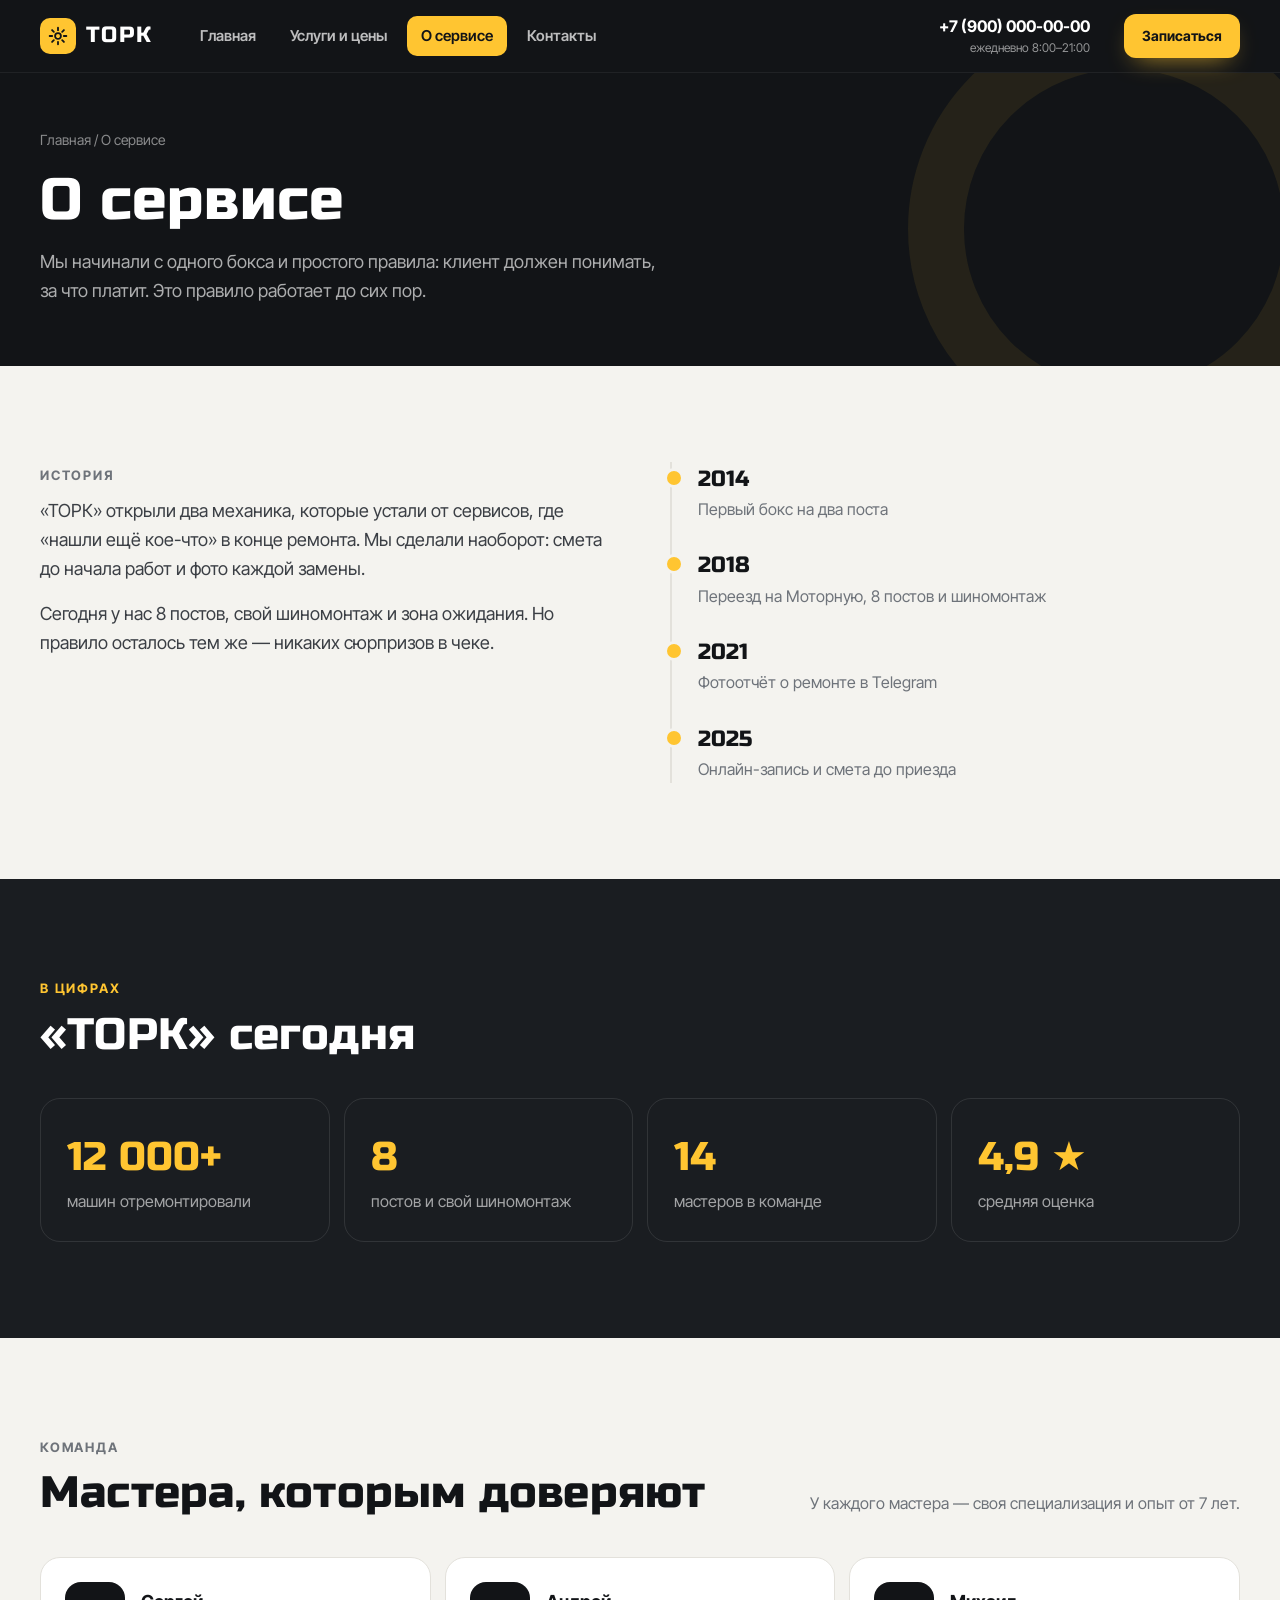
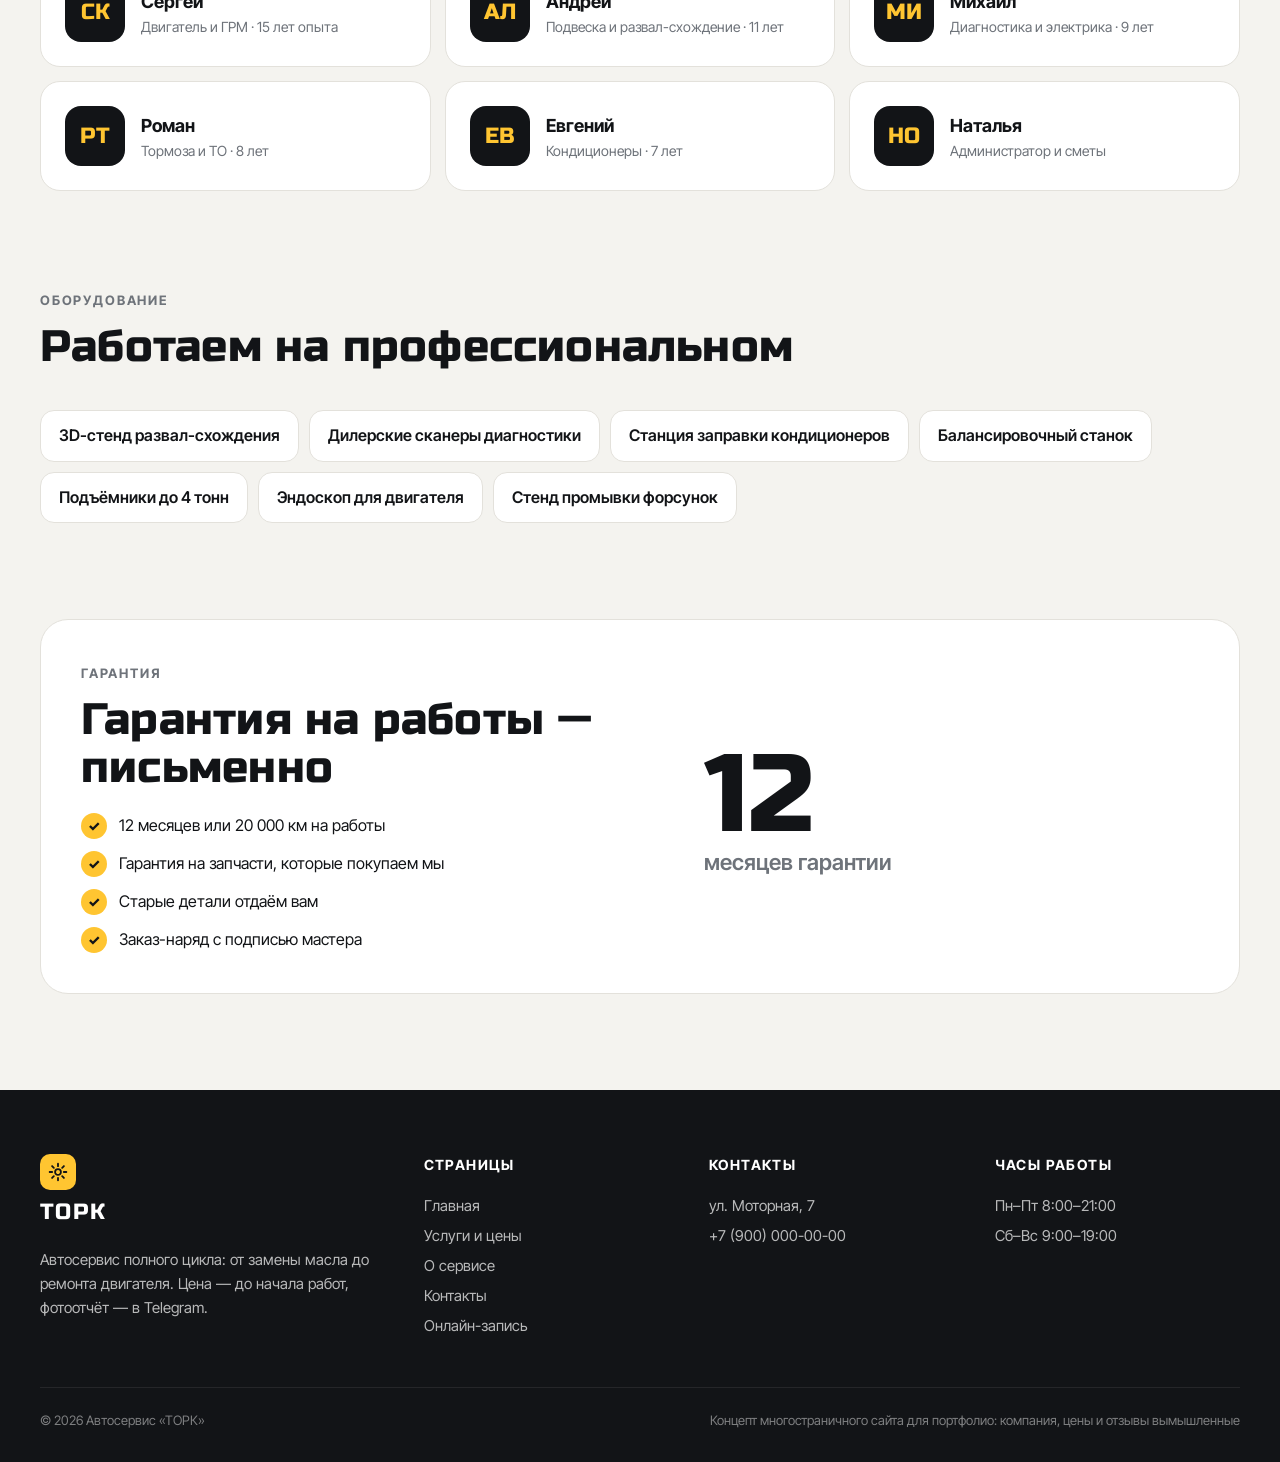
<file: demo/autoservice/about.html>
<!doctype html>
<html lang="ru">
<head>
<meta charset="utf-8">
<meta name="viewport" content="width=device-width, initial-scale=1">
<title>О сервисе — автосервис «ТОРК»</title>
<meta name="description" content="История автосервиса «ТОРК», команда мастеров, оборудование и гарантия 12 месяцев на работы.">
<link rel="preconnect" href="https://fonts.googleapis.com"><link rel="preconnect" href="https://fonts.gstatic.com" crossorigin>
<link href="https://fonts.googleapis.com/css2?family=Russo+One&family=Inter+Tight:wght@400;500;600;700&display=swap" rel="stylesheet">
<link rel="stylesheet" href="assets/style.css">
<style>
.story{display:grid;grid-template-columns:1fr 1fr;gap:60px;align-items:start}
.story p{font-size:18px;color:#3B3F45;margin-bottom:16px}
.tl{border-left:2px solid var(--line);padding-left:26px;display:grid;gap:26px}
.tl div{position:relative}
.tl div::before{content:"";position:absolute;left:-34px;top:6px;width:14px;height:14px;border-radius:50%;background:var(--yellow);border:3px solid var(--paper)}
.tl b{font-family:var(--head);font-weight:400;font-size:22px;display:block}.tl span{color:var(--muted)}
.nums{display:grid;grid-template-columns:repeat(4,1fr);gap:14px}
.nums div{border:1px solid rgba(255,255,255,.1);border-radius:20px;padding:26px}
.nums b{display:block;font-family:var(--head);font-weight:400;font-size:40px;color:var(--yellow)}.nums span{color:rgba(255,255,255,.6)}
.team{display:grid;grid-template-columns:repeat(3,1fr);gap:14px}
.mm{background:var(--card);border:1px solid var(--line);border-radius:20px;padding:24px;display:flex;gap:16px;align-items:center}
.mm .av{width:60px;height:60px;border-radius:16px;background:var(--ink);color:var(--yellow);display:grid;place-items:center;font-family:var(--head);font-size:22px;flex:none}
.mm b{display:block;font-size:18px}.mm span{color:var(--muted);font-size:14px;line-height:1.4;display:block}
.eq{display:flex;flex-wrap:wrap;gap:10px}
.eq span{padding:12px 18px;border-radius:14px;background:var(--card);border:1px solid var(--line);font-weight:600}
.guar{display:grid;grid-template-columns:1.2fr 1fr;gap:30px;background:var(--card);border:1px solid var(--line);border-radius:28px;padding:40px;align-items:center}
.guar ul{list-style:none;display:grid;gap:12px}
.guar li{display:flex;gap:12px}.guar li::before{content:"✓";flex:none;width:26px;height:26px;border-radius:50%;background:var(--yellow);display:grid;place-items:center;font-weight:800;font-size:14px}
.shield{font-family:var(--head);font-size:110px;line-height:1;color:var(--ink)}.shield small{display:block;font-size:22px;color:var(--muted);font-family:var(--sans);font-weight:600}
@media (max-width:1000px){.story,.guar{grid-template-columns:1fr}.nums{grid-template-columns:1fr 1fr}.team{grid-template-columns:1fr 1fr}}
@media (max-width:600px){.team,.nums{grid-template-columns:1fr}.nums b{font-size:32px}.guar{padding:26px}.shield{font-size:80px}}
</style>
</head>
<body>
<div id="top"></div>
<div class="page-head"><div class="wrap">
  <div class="crumbs"><a href="index.html">Главная</a> / О сервисе</div>
  <h1>О сервисе</h1>
  <p>Мы начинали с одного бокса и простого правила: клиент должен понимать, за что платит. Это правило работает до сих пор.</p>
</div></div>

<section>
  <div class="wrap story">
    <div class="reveal">
      <span class="kicker">История</span>
      <p>«ТОРК» открыли два механика, которые устали от сервисов, где «нашли ещё кое-что» в конце ремонта. Мы сделали наоборот: смета до начала работ и фото каждой замены.</p>
      <p>Сегодня у нас 8 постов, свой шиномонтаж и зона ожидания. Но правило осталось тем же — никаких сюрпризов в чеке.</p>
    </div>
    <div class="tl reveal">
      <div><b>2014</b><span>Первый бокс на два поста</span></div>
      <div><b>2018</b><span>Переезд на Моторную, 8 постов и шиномонтаж</span></div>
      <div><b>2021</b><span>Фотоотчёт о ремонте в Telegram</span></div>
      <div><b>2025</b><span>Онлайн-запись и смета до приезда</span></div>
    </div>
  </div>
</section>

<section class="dark">
  <div class="wrap">
    <div class="sec-head reveal"><div><span class="kicker">В цифрах</span><h2>«ТОРК» сегодня</h2></div></div>
    <div class="nums reveal">
      <div><b>12 000+</b><span>машин отремонтировали</span></div>
      <div><b>8</b><span>постов и свой шиномонтаж</span></div>
      <div><b>14</b><span>мастеров в команде</span></div>
      <div><b>4,9 ★</b><span>средняя оценка</span></div>
    </div>
  </div>
</section>

<section>
  <div class="wrap">
    <div class="sec-head reveal"><div><span class="kicker">Команда</span><h2>Мастера, которым доверяют</h2></div><p>У каждого мастера — своя специализация и опыт от 7 лет.</p></div>
    <div class="team reveal">
      <div class="mm"><span class="av">СК</span><div><b>Сергей</b><span>Двигатель и ГРМ · 15 лет опыта</span></div></div>
      <div class="mm"><span class="av">АЛ</span><div><b>Андрей</b><span>Подвеска и развал-схождение · 11 лет</span></div></div>
      <div class="mm"><span class="av">МИ</span><div><b>Михаил</b><span>Диагностика и электрика · 9 лет</span></div></div>
      <div class="mm"><span class="av">РТ</span><div><b>Роман</b><span>Тормоза и ТО · 8 лет</span></div></div>
      <div class="mm"><span class="av">ЕВ</span><div><b>Евгений</b><span>Кондиционеры · 7 лет</span></div></div>
      <div class="mm"><span class="av">НО</span><div><b>Наталья</b><span>Администратор и сметы</span></div></div>
    </div>
  </div>
</section>

<section style="padding-top:0">
  <div class="wrap">
    <div class="sec-head reveal"><div><span class="kicker">Оборудование</span><h2>Работаем на профессиональном</h2></div></div>
    <div class="eq reveal"><span>3D-стенд развал-схождения</span><span>Дилерские сканеры диагностики</span><span>Станция заправки кондиционеров</span>
      <span>Балансировочный станок</span><span>Подъёмники до 4 тонн</span><span>Эндоскоп для двигателя</span><span>Стенд промывки форсунок</span></div>
  </div>
</section>

<section style="padding-top:0">
  <div class="wrap"><div class="guar reveal">
    <div><span class="kicker">Гарантия</span><h2 style="margin-bottom:22px">Гарантия на работы — письменно</h2>
      <ul><li>12 месяцев или 20 000 км на работы</li><li>Гарантия на запчасти, которые покупаем мы</li><li>Старые детали отдаём вам</li><li>Заказ-наряд с подписью мастера</li></ul></div>
    <div class="shield">12<small>месяцев гарантии</small></div>
  </div></div>
</section>

<div id="foot"></div>
<script src="assets/app.js"></script>
</body>
</html>
</file>
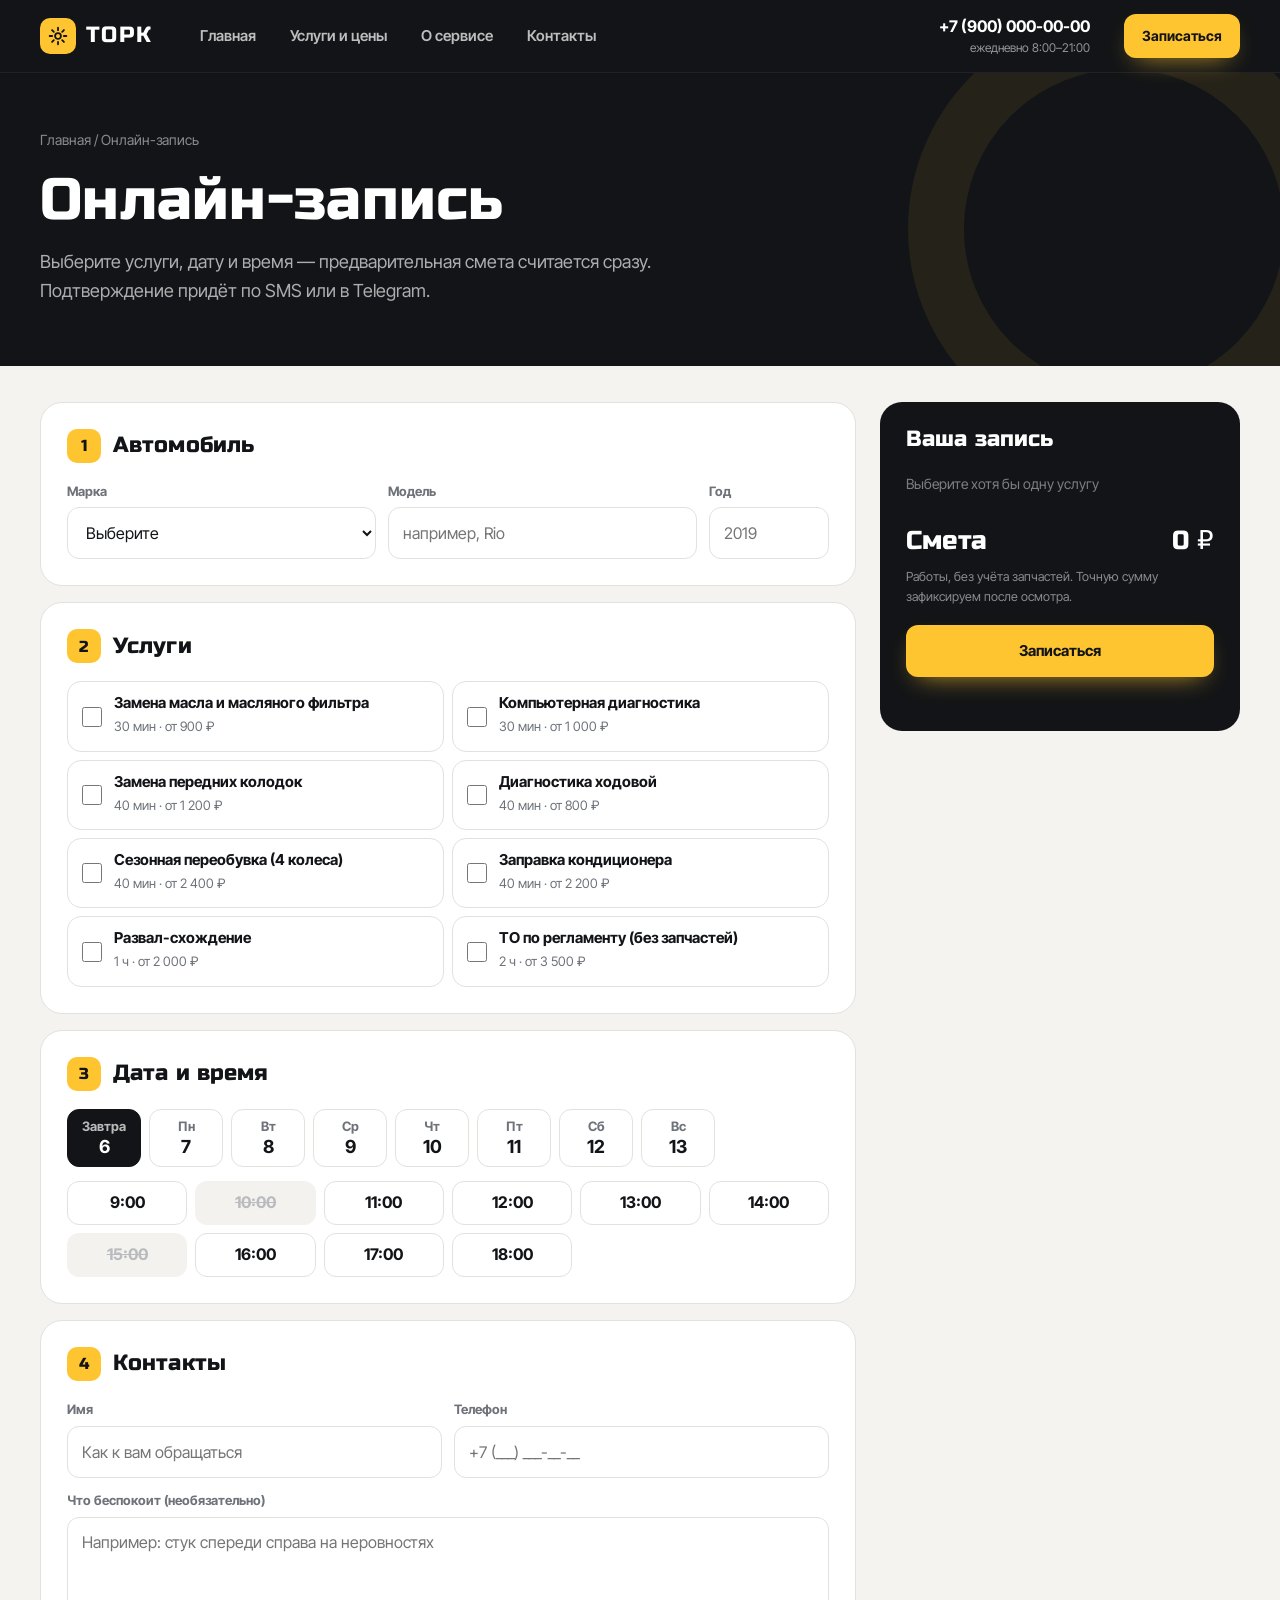
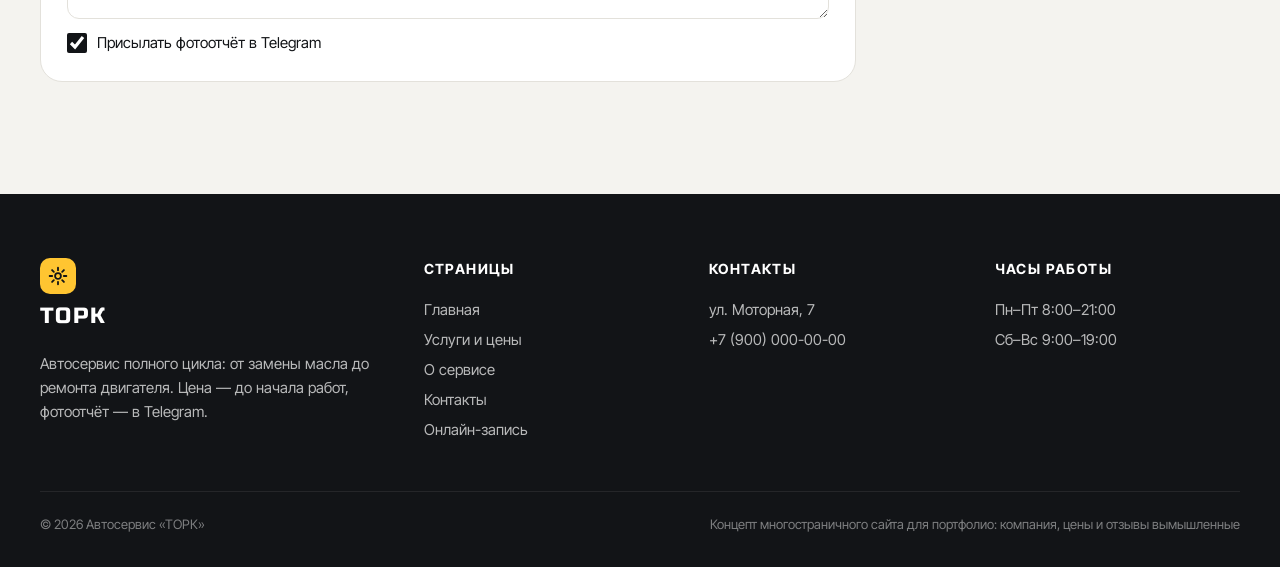
<file: demo/autoservice/booking.html>
<!doctype html>
<html lang="ru">
<head>
<meta charset="utf-8">
<meta name="viewport" content="width=device-width, initial-scale=1">
<title>Онлайн-запись — автосервис «ТОРК»</title>
<meta name="description" content="Запишитесь в автосервис онлайн: выберите услуги, дату и время. Предварительная смета сразу.">
<link rel="preconnect" href="https://fonts.googleapis.com"><link rel="preconnect" href="https://fonts.gstatic.com" crossorigin>
<link href="https://fonts.googleapis.com/css2?family=Russo+One&family=Inter+Tight:wght@400;500;600;700&display=swap" rel="stylesheet">
<link rel="stylesheet" href="assets/style.css">
<style>
.bk{display:grid;grid-template-columns:1fr 360px;gap:24px;align-items:start}
.step{background:var(--card);border:1px solid var(--line);border-radius:22px;padding:26px;margin-bottom:16px}
.step h2{font-size:22px;display:flex;align-items:center;gap:12px;margin-bottom:18px}
.step h2 i{font-style:normal;width:34px;height:34px;border-radius:10px;background:var(--yellow);display:grid;place-items:center;font-size:16px}
.row3{display:grid;grid-template-columns:1fr 1fr 120px;gap:12px}
.svcs{display:grid;grid-template-columns:1fr 1fr;gap:8px}
.svcs label{display:flex;gap:12px;align-items:center;border:1.5px solid var(--line);border-radius:14px;padding:12px 14px;cursor:pointer;transition:.15s}
.svcs label:has(input:checked){border-color:var(--ink);background:#FFFBEA}
.svcs input{width:20px;height:20px;accent-color:#121417;flex:none}
.svcs b{display:block;font-size:15px;line-height:1.25}.svcs span{font-size:13px;color:var(--muted)}
.days{display:flex;gap:8px;flex-wrap:wrap;margin-bottom:14px}
.days button,.slots button{border:1.5px solid var(--line);background:#fff;border-radius:12px;cursor:pointer;font-weight:700}
.days button{width:74px;padding:8px 0;font-size:13px;color:var(--muted);line-height:1.3}
.days button b{display:block;font-size:18px;color:var(--ink)}
.days button.on{background:var(--ink);border-color:var(--ink);color:rgba(255,255,255,.7)}.days button.on b{color:#fff}
.slots{display:grid;grid-template-columns:repeat(6,1fr);gap:8px}
.slots button{height:44px}
.slots button:disabled{color:#B9BBBF;background:#F3F2EE;border-color:transparent;text-decoration:line-through;cursor:default}
.slots button.on{background:var(--yellow);border-color:var(--yellow)}
.two{display:grid;grid-template-columns:1fr 1fr;gap:12px;margin-bottom:12px}
.opt{display:flex;gap:10px;align-items:center;margin-top:12px;font-size:15px;cursor:pointer}
.opt input{width:20px;height:20px;accent-color:#121417}
.sum{position:sticky;top:96px;background:var(--ink);color:#fff;border-radius:22px;padding:26px}
.sum h3{font-size:22px;margin-bottom:16px}
.sum .it{display:flex;justify-content:space-between;gap:12px;padding:8px 0;border-bottom:1px solid rgba(255,255,255,.08);font-size:14px}
.sum .it span{color:rgba(255,255,255,.55)}
.sum .empty{color:rgba(255,255,255,.45);font-size:14px;padding:6px 0}
.sum .tot{display:flex;justify-content:space-between;align-items:baseline;margin:18px 0 6px;font-family:var(--head);font-size:26px}
.sum small{display:block;color:rgba(255,255,255,.5);font-size:12.5px;margin-bottom:18px}
.sum .btn{width:100%}
.err{color:#FF8A8A;font-size:13px;margin-top:10px;min-height:18px}
.done{text-align:center;padding:40px 20px}
.done .tick{width:84px;height:84px;border-radius:50%;background:var(--green);display:grid;place-items:center;margin:0 auto 18px}
.done h2{margin-bottom:10px}.done p{color:var(--muted);max-width:480px;margin:0 auto 22px}
@media (max-width:1000px){.bk{grid-template-columns:1fr}.sum{position:static}}
@media (max-width:640px){.row3,.two,.svcs{grid-template-columns:1fr}.slots{grid-template-columns:repeat(3,1fr)}.days button{width:calc(25% - 6px)}}
</style>
</head>
<body>
<div id="top"></div>
<div class="page-head"><div class="wrap">
  <div class="crumbs"><a href="index.html">Главная</a> / Онлайн-запись</div>
  <h1>Онлайн-запись</h1>
  <p>Выберите услуги, дату и время — предварительная смета считается сразу. Подтверждение придёт по SMS или в Telegram.</p>
</div></div>

<section style="padding-top:36px">
  <div class="wrap">
    <div class="bk" id="bk">
      <div>
        <div class="step"><h2><i>1</i>Автомобиль</h2>
          <div class="row3">
            <div class="field"><label for="brand">Марка</label><select id="brand"><option value="">Выберите</option></select></div>
            <div class="field"><label for="model">Модель</label><input id="model" placeholder="например, Rio"></div>
            <div class="field"><label for="year">Год</label><input id="year" inputmode="numeric" maxlength="4" placeholder="2019"></div>
          </div></div>
        <div class="step"><h2><i>2</i>Услуги</h2><div class="svcs" id="svcs"></div></div>
        <div class="step"><h2><i>3</i>Дата и время</h2><div class="days" id="days"></div><div class="slots" id="slots"></div></div>
        <div class="step"><h2><i>4</i>Контакты</h2>
          <div class="two">
            <div class="field"><label for="name">Имя</label><input id="name" autocomplete="name" placeholder="Как к вам обращаться"></div>
            <div class="field"><label for="phone">Телефон</label><input id="phone" type="tel" autocomplete="tel" placeholder="+7 (___) ___-__-__"></div>
          </div>
          <div class="field"><label for="note">Что беспокоит (необязательно)</label><textarea id="note" rows="3" placeholder="Например: стук спереди справа на неровностях"></textarea></div>
          <label class="opt"><input type="checkbox" id="tg" checked>Присылать фотоотчёт в Telegram</label>
        </div>
      </div>
      <aside class="sum">
        <h3>Ваша запись</h3>
        <div id="sumList"></div>
        <div class="tot"><span>Смета</span><span id="sumTot">0 ₽</span></div>
        <small>Работы, без учёта запчастей. Точную сумму зафиксируем после осмотра.</small>
        <button class="btn btn-y" id="go">Записаться</button>
        <div class="err" id="err"></div>
      </aside>
    </div>
  </div>
</section>

<div id="foot"></div>
<script src="assets/app.js"></script>
<script>
const $ = (id) => document.getElementById(id);
const BRANDS = ['Kia', 'Hyundai', 'Toyota', 'Lada', 'Volkswagen', 'Skoda', 'Renault', 'Nissan', 'Mazda', 'Mitsubishi', 'BMW', 'Mercedes-Benz', 'Haval', 'Chery', 'Geely', 'Другая'];
$('brand').innerHTML += BRANDS.map((b) => `<option>${b}</option>`).join('');
const ALL = CATS.flatMap(([k, t, items]) => items.map(([n, tm, p]) => ({ k, n, tm, p })));
const POPULAR = ['Замена масла и масляного фильтра', 'Компьютерная диагностика', 'Замена передних колодок', 'Диагностика ходовой',
  'Сезонная переобувка (4 колеса)', 'Заправка кондиционера', 'Развал-схождение', 'ТО по регламенту (без запчастей)'];
const pre = new URLSearchParams(location.search).get('service');
const list = pre && !POPULAR.includes(pre) && ALL.some((s) => s.n === pre) ? [pre, ...POPULAR.slice(0, 7)] : POPULAR;
$('svcs').innerHTML = list.map((n) => { const s = ALL.find((x) => x.n === n);
  return `<label><input type="checkbox" value="${n}" ${n === pre ? 'checked' : ''}><div><b>${n}</b><span>${s.tm} · от ${rub(s.p)}</span></div></label>`; }).join('');

// дни и время
const W = ['Вс', 'Пн', 'Вт', 'Ср', 'Чт', 'Пт', 'Сб'];
const M = ['января', 'февраля', 'марта', 'апреля', 'мая', 'июня', 'июля', 'августа', 'сентября', 'октября', 'ноября', 'декабря'];
const days = Array.from({ length: 8 }, (_, i) => { const d = new Date(); d.setDate(d.getDate() + i + 1); return d; });
let day = 0, slot = null;
const busy = (di, t) => ((di * 7 + t.length * 3 + parseInt(t)) % 5) === 0;   // демо: часть времени занята
function drawDays() {
  $('days').innerHTML = days.map((d, i) => `<button data-d="${i}" class="${i === day ? 'on' : ''}">${i === 0 ? 'Завтра' : W[d.getDay()]}<b>${d.getDate()}</b></button>`).join('');
  const end = days[day].getDay() % 6 === 0 ? 18 : 20;
  const times = []; for (let h = 9; h <= end; h++) times.push(`${h}:00`);
  $('slots').innerHTML = times.map((t) => `<button data-t="${t}" ${busy(day, t) ? 'disabled' : ''} class="${t === slot ? 'on' : ''}">${t}</button>`).join('');
}
$('days').onclick = (e) => { const b = e.target.closest('button'); if (!b) return; day = +b.dataset.d; slot = null; drawDays(); drawSum(); };
$('slots').onclick = (e) => { const b = e.target.closest('button'); if (!b || b.disabled) return; slot = b.dataset.t; drawDays(); drawSum(); };

function chosen() { return [...document.querySelectorAll('#svcs input:checked')].map((i) => ALL.find((s) => s.n === i.value)); }
function drawSum() {
  const s = chosen(), car = [$('brand').value, $('model').value.trim(), $('year').value.trim()].filter(Boolean).join(' ');
  const d = days[day];
  $('sumList').innerHTML = (car ? `<div class="it"><span>Авто</span>${car}</div>` : '')
    + (slot ? `<div class="it"><span>Когда</span>${d.getDate()} ${M[d.getMonth()]}, ${slot}</div>` : '')
    + (s.length ? s.map((x) => `<div class="it"><span>${x.n}</span>${rub(x.p)}</div>`).join('') : '<div class="empty">Выберите хотя бы одну услугу</div>');
  $('sumTot').textContent = rub(s.reduce((a, x) => a + x.p, 0));
}
['brand', 'model', 'year'].forEach((id) => $(id).addEventListener('input', drawSum));
$('svcs').addEventListener('change', drawSum);

$('go').onclick = () => {
  const errs = [];
  if (!$('brand').value) errs.push('марку');
  if (!chosen().length) errs.push('услугу');
  if (!slot) errs.push('время');
  if (!$('name').value.trim()) { errs.push('имя'); $('name').classList.add('bad'); }
  if (!phoneOk($('phone'))) { errs.push('телефон'); $('phone').classList.add('bad'); }
  if (errs.length) { $('err').textContent = 'Укажите: ' + errs.join(', '); return; }
  const d = days[day], num = 2400 + Math.floor(Math.random() * 600);
  $('bk').outerHTML = `<div class="step done"><div class="tick"><svg width="40" height="40" viewBox="0 0 24 24"><path d="M5 12.5l4.5 4.5L19 7.5" stroke="#fff" stroke-width="2.6" fill="none" stroke-linecap="round" stroke-linejoin="round"/></svg></div>
    <h2>Вы записаны, ${$('name').value.trim()}!</h2>
    <p>Заявка № ${num}: ${d.getDate()} ${M[d.getMonth()]} в ${slot}. Мастер перезвонит в течение 15 минут, чтобы подтвердить запись${$('tg').checked ? ', а фотоотчёт придёт в Telegram' : ''}.</p>
    <a class="btn btn-d" href="index.html">На главную</a></div>`;
  window.scrollTo({ top: 0, behavior: 'smooth' });
};
$('name').addEventListener('input', () => $('name').classList.remove('bad'));
drawDays(); drawSum();
</script>
</body>
</html>
</file>
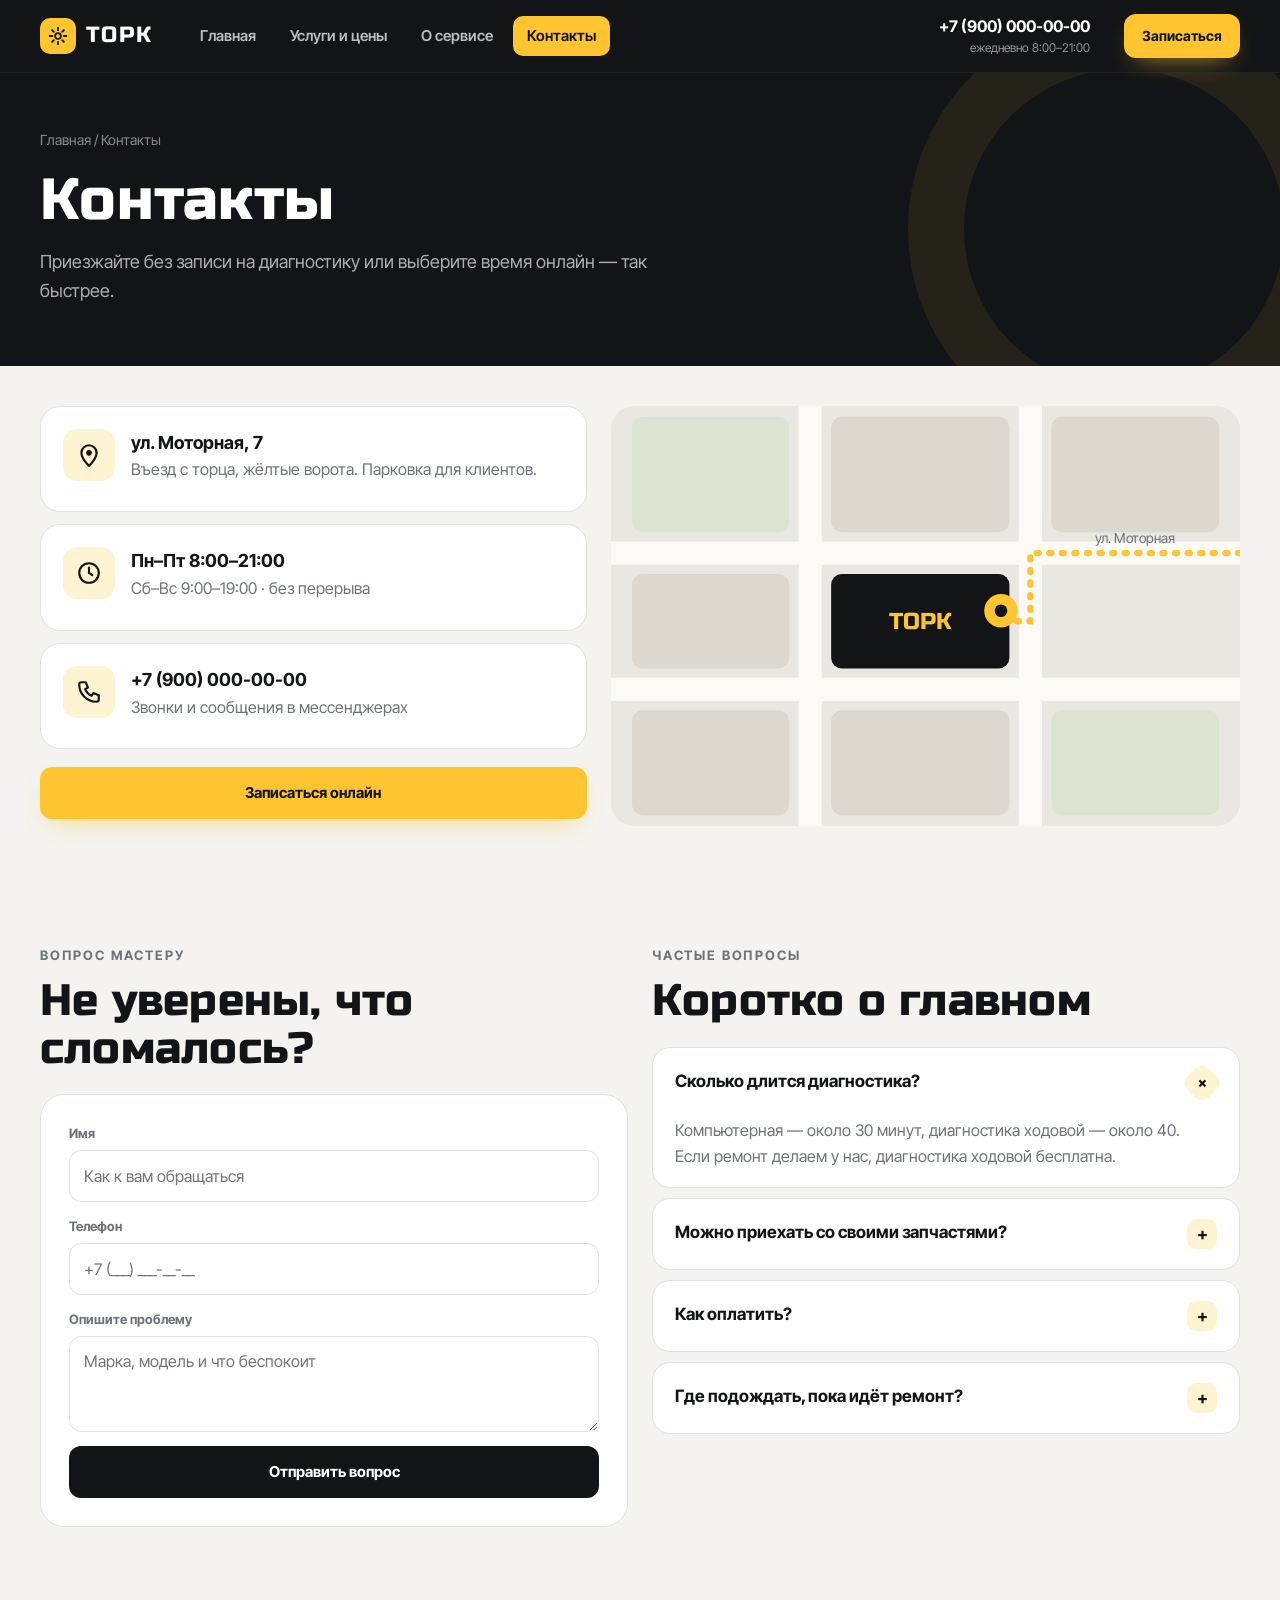
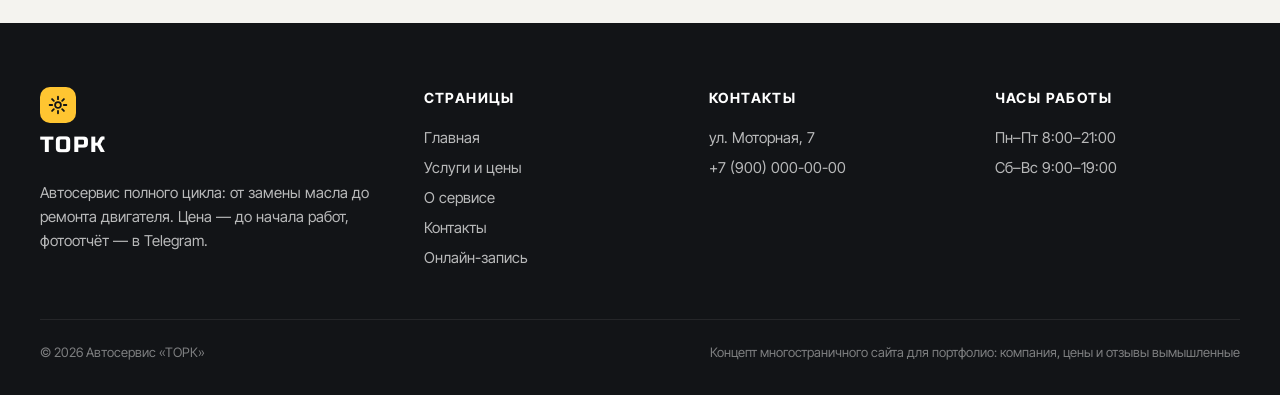
<file: demo/autoservice/contacts.html>
<!doctype html>
<html lang="ru">
<head>
<meta charset="utf-8">
<meta name="viewport" content="width=device-width, initial-scale=1">
<title>Контакты — автосервис «ТОРК»</title>
<meta name="description" content="Адрес, часы работы и телефон автосервиса «ТОРК». Задайте вопрос мастеру онлайн.">
<link rel="preconnect" href="https://fonts.googleapis.com"><link rel="preconnect" href="https://fonts.gstatic.com" crossorigin>
<link href="https://fonts.googleapis.com/css2?family=Russo+One&family=Inter+Tight:wght@400;500;600;700&display=swap" rel="stylesheet">
<link rel="stylesheet" href="assets/style.css">
<style>
.cgrid{display:grid;grid-template-columns:1fr 1.15fr;gap:24px;align-items:stretch}
.cards{display:grid;gap:12px}
.cc{background:var(--card);border:1px solid var(--line);border-radius:20px;padding:22px;display:flex;gap:16px;align-items:flex-start}
.cc b{display:block;font-size:18px}.cc span{color:var(--muted)}
.map{border-radius:24px;overflow:hidden;background:#E9E7E1;min-height:420px;position:relative}
.map svg{position:absolute;inset:0;width:100%;height:100%}
.qa{display:grid;grid-template-columns:1fr 1fr;gap:24px;align-items:start}
.form{background:var(--card);border:1px solid var(--line);border-radius:24px;padding:28px;display:grid;gap:14px}
details{background:var(--card);border:1px solid var(--line);border-radius:18px;padding:0 22px;margin-bottom:10px}
summary{cursor:pointer;list-style:none;padding:20px 0;font-weight:700;font-size:17px;display:flex;justify-content:space-between;gap:16px}
summary::-webkit-details-marker{display:none}
summary::after{content:"+";flex:none;width:30px;height:30px;border-radius:9px;background:#FFF4D1;display:grid;place-items:center;transition:transform .2s}
details[open] summary::after{transform:rotate(45deg)}
details p{color:var(--muted);padding-bottom:18px}
@media (max-width:1000px){.cgrid,.qa{grid-template-columns:1fr}.map{min-height:300px}}
</style>
</head>
<body>
<div id="top"></div>
<div class="page-head"><div class="wrap">
  <div class="crumbs"><a href="index.html">Главная</a> / Контакты</div>
  <h1>Контакты</h1>
  <p>Приезжайте без записи на диагностику или выберите время онлайн — так быстрее.</p>
</div></div>

<section style="padding-top:40px">
  <div class="wrap cgrid">
    <div class="cards reveal">
      <div class="cc"><span class="ic"><svg viewBox="0 0 24 24"><path d="M12 22s7-6.2 7-12a7 7 0 1 0-14 0c0 5.8 7 12 7 12z" fill="none" stroke="#121417" stroke-width="2"/><circle cx="12" cy="10" r="2.6" fill="#121417"/></svg></span><div><b>ул. Моторная, 7</b><span>Въезд с торца, жёлтые ворота. Парковка для клиентов.</span></div></div>
      <div class="cc"><span class="ic"><svg viewBox="0 0 24 24"><circle cx="12" cy="12" r="9" fill="none" stroke="#121417" stroke-width="2"/><path d="M12 7v5l3 2" fill="none" stroke="#121417" stroke-width="2" stroke-linecap="round"/></svg></span><div><b>Пн–Пт 8:00–21:00</b><span>Сб–Вс 9:00–19:00 · без перерыва</span></div></div>
      <div class="cc"><span class="ic"><svg viewBox="0 0 24 24"><path d="M5 3h4l2 5-2.5 1.5a11 11 0 0 0 6 6L16 13l5 2v4a2 2 0 0 1-2 2A16 16 0 0 1 3 5a2 2 0 0 1 2-2z" fill="none" stroke="#121417" stroke-width="2" stroke-linejoin="round"/></svg></span><div><b>+7 (900) 000-00-00</b><span>Звонки и сообщения в мессенджерах</span></div></div>
      <a class="btn btn-y" href="booking.html" style="margin-top:6px">Записаться онлайн</a>
    </div>
    <div class="map reveal" aria-label="Схема проезда">
      <svg viewBox="0 0 600 420" preserveAspectRatio="xMidYMid slice">
        <rect width="600" height="420" fill="#E9E7E1"/>
        <g fill="#DDE3D3"><rect x="20" y="20" width="150" height="110" rx="10"/><rect x="420" y="300" width="160" height="100" rx="10"/></g>
        <g fill="#DCD8CF"><rect x="210" y="20" width="170" height="110" rx="10"/><rect x="420" y="20" width="160" height="110" rx="10"/><rect x="20" y="300" width="150" height="100" rx="10"/><rect x="210" y="300" width="170" height="100" rx="10"/><rect x="20" y="170" width="150" height="90" rx="10"/></g>
        <g stroke="#FBFAF7" stroke-width="22" fill="none"><path d="M-10 150h620M-10 280h620M190-10v440M400-10v440"/></g>
        <path d="M600 150H400V215h-18" stroke="#FFC531" stroke-width="6" fill="none" stroke-dasharray="2 10" stroke-linecap="round"/>
        <rect x="210" y="170" width="170" height="90" rx="10" fill="#121417"/>
        <text x="295" y="222" fill="#FFC531" font-family="Russo One, sans-serif" font-size="22" text-anchor="middle">ТОРК</text>
        <g transform="translate(372 205)"><circle r="16" fill="#FFC531"/><circle r="6" fill="#121417"/></g>
        <text x="500" y="140" fill="#6E737A" font-family="Inter Tight, sans-serif" font-size="13" text-anchor="middle">ул. Моторная</text>
      </svg>
    </div>
  </div>
</section>

<section style="padding-top:20px">
  <div class="wrap qa">
    <div class="reveal">
      <span class="kicker">Вопрос мастеру</span><h2 style="margin-bottom:22px">Не уверены, что сломалось?</h2>
      <div class="form" id="form">
        <div class="field"><label for="qn">Имя</label><input id="qn" placeholder="Как к вам обращаться"></div>
        <div class="field"><label for="qp">Телефон</label><input id="qp" type="tel" placeholder="+7 (___) ___-__-__"></div>
        <div class="field"><label for="qt">Опишите проблему</label><textarea id="qt" placeholder="Марка, модель и что беспокоит"></textarea></div>
        <button class="btn btn-d" id="send">Отправить вопрос</button>
      </div>
      <div class="form" id="ok" style="display:none;text-align:center;justify-items:center"><div class="tick"><svg width="34" height="34" viewBox="0 0 24 24"><path d="M5 12.5l4.5 4.5L19 7.5" stroke="#fff" stroke-width="2.6" fill="none" stroke-linecap="round" stroke-linejoin="round"/></svg></div>
        <h3 style="font-size:24px">Вопрос отправлен</h3><p style="color:var(--muted)">Мастер перезвонит в течение 30 минут в рабочее время.</p></div>
    </div>
    <div class="reveal">
      <span class="kicker">Частые вопросы</span><h2 style="margin-bottom:22px">Коротко о главном</h2>
      <details open><summary>Сколько длится диагностика?</summary><p>Компьютерная — около 30 минут, диагностика ходовой — около 40. Если ремонт делаем у нас, диагностика ходовой бесплатна.</p></details>
      <details><summary>Можно приехать со своими запчастями?</summary><p>Да. Гарантия в этом случае распространяется на работу, а не на сами детали.</p></details>
      <details><summary>Как оплатить?</summary><p>Картой, наличными или по QR-коду через СБП. Для компаний — по счёту с закрывающими документами.</p></details>
      <details><summary>Где подождать, пока идёт ремонт?</summary><p>В зоне ожидания: кофе, Wi-Fi и окно в бокс — можно посмотреть на работу мастера.</p></details>
    </div>
  </div>
</section>

<div id="foot"></div>
<script src="assets/app.js"></script>
<script>
document.getElementById('send').onclick = () => {
  const n = document.getElementById('qn'), p = document.getElementById('qp');
  n.classList.toggle('bad', !n.value.trim());
  p.classList.toggle('bad', !phoneOk(p));
  if (!n.value.trim() || !phoneOk(p)) return;
  document.getElementById('form').style.display = 'none';
  document.getElementById('ok').style.display = 'grid';
};
</script>
</body>
</html>
</file>
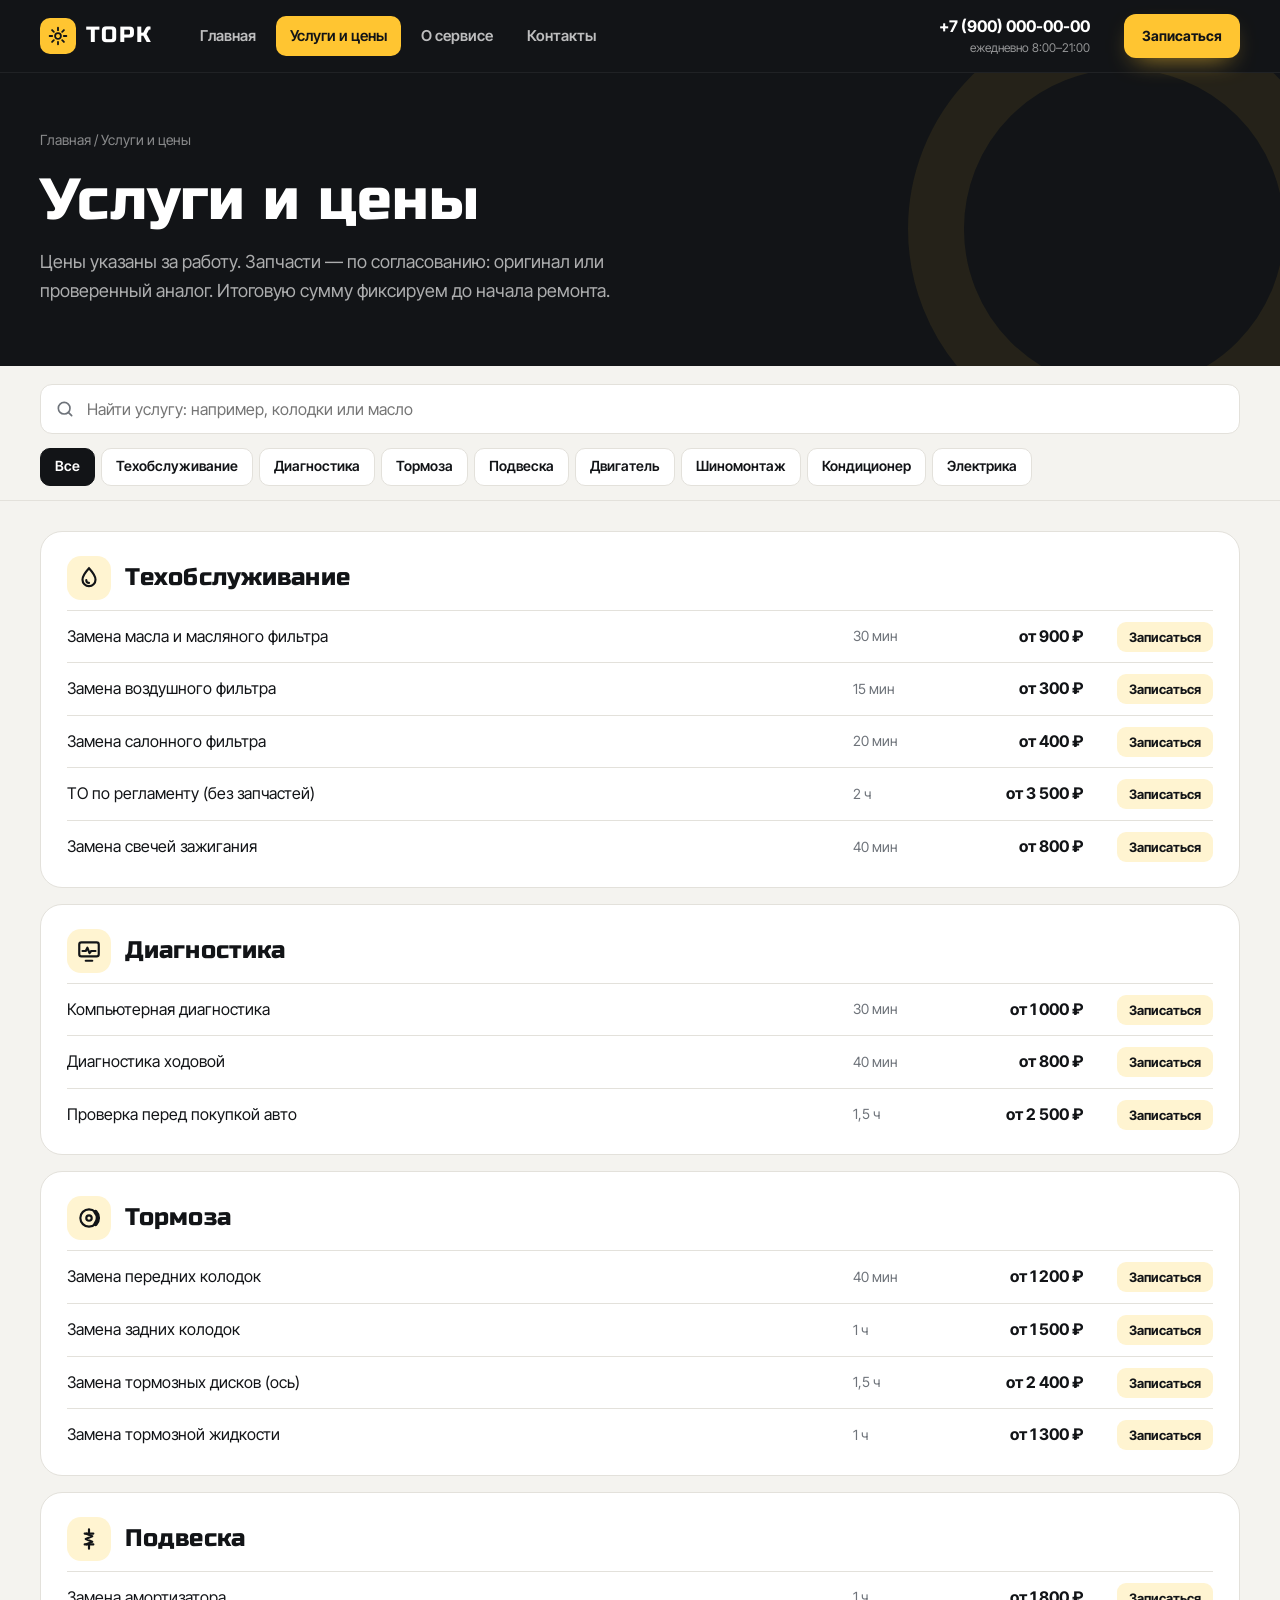
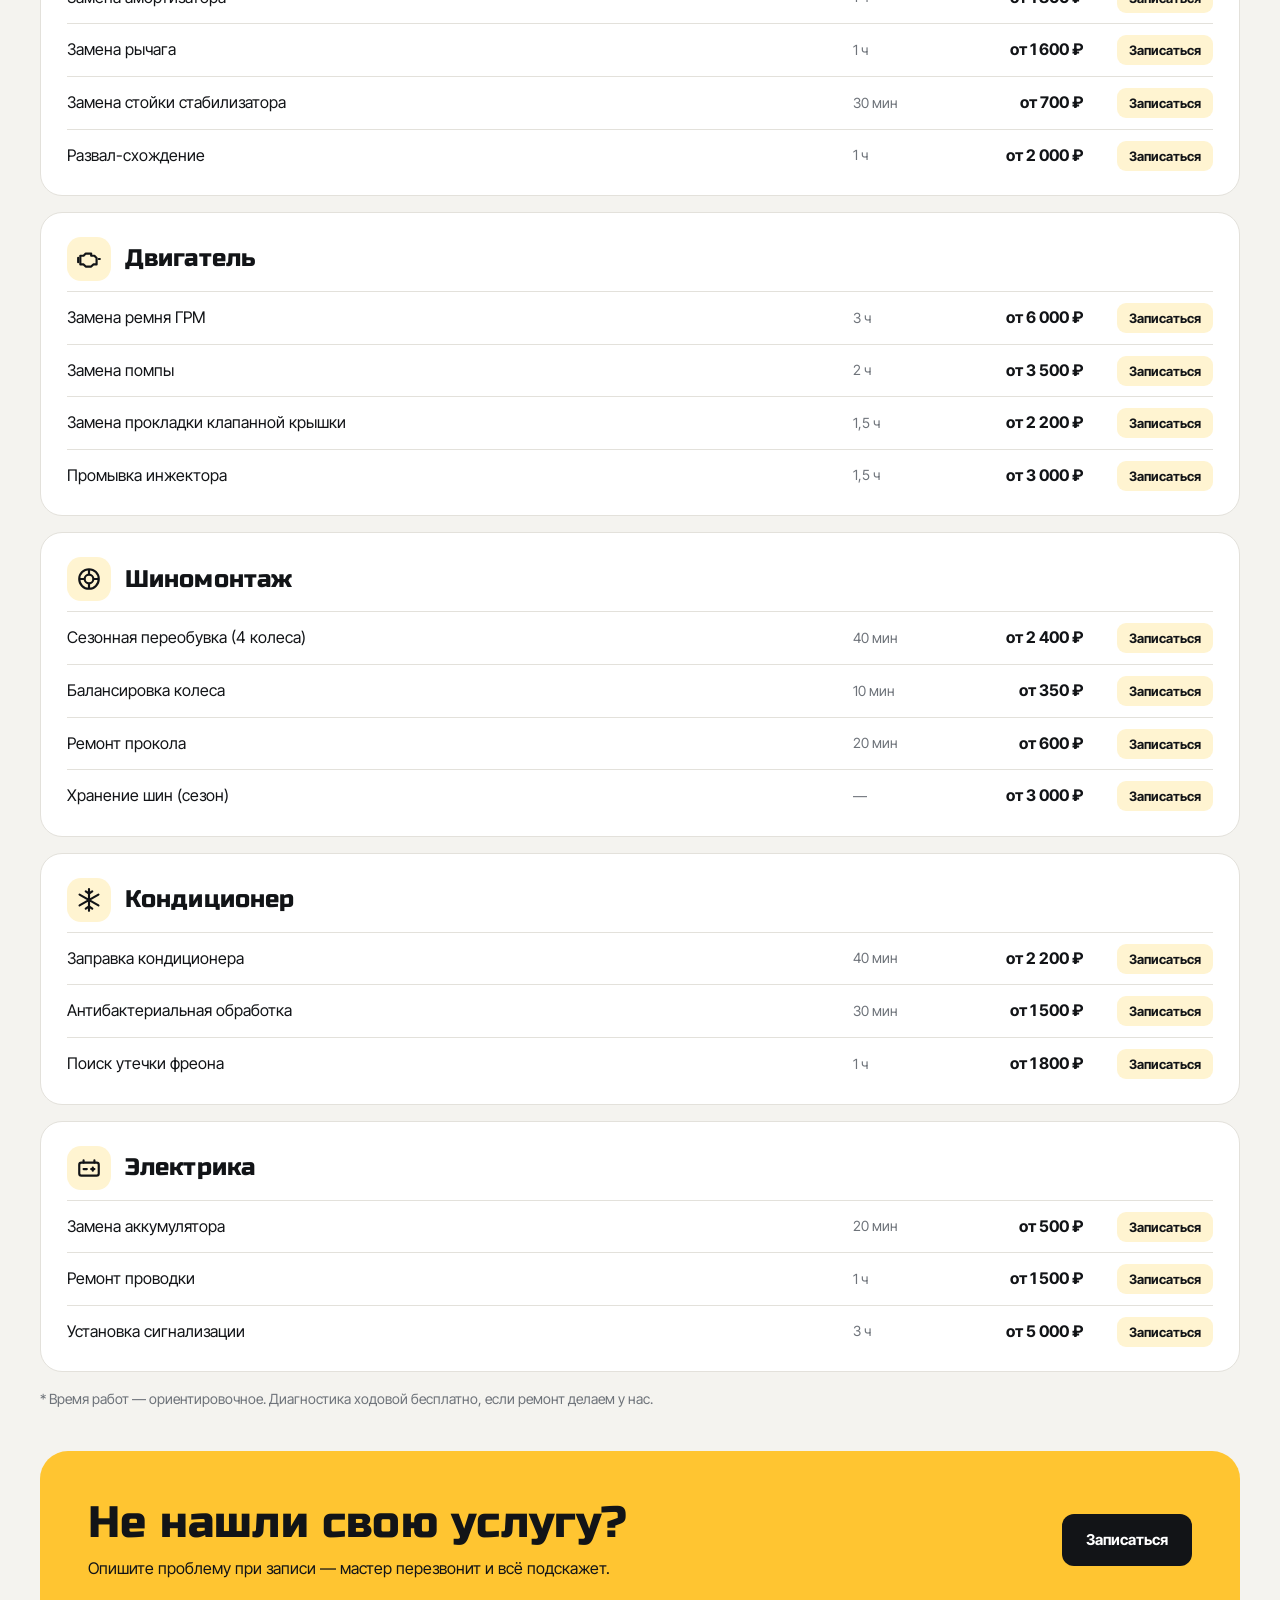
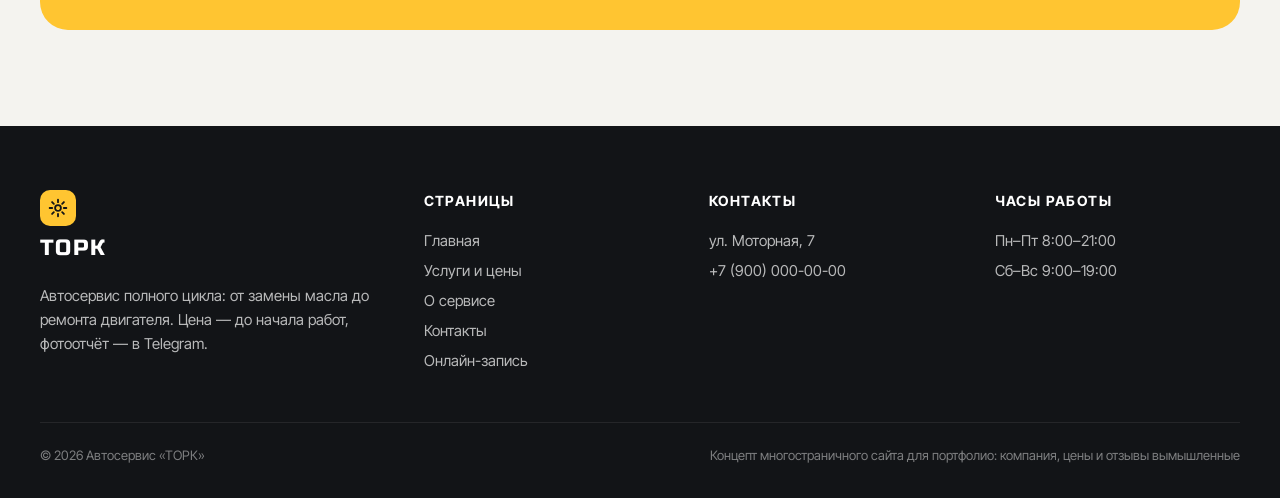
<file: demo/autoservice/services.html>
<!doctype html>
<html lang="ru">
<head>
<meta charset="utf-8">
<meta name="viewport" content="width=device-width, initial-scale=1">
<title>Услуги и цены — автосервис «ТОРК»</title>
<meta name="description" content="Прайс автосервиса: техобслуживание, диагностика, тормоза, подвеска, двигатель, шиномонтаж, кондиционер, электрика. Время работ и цены.">
<link rel="preconnect" href="https://fonts.googleapis.com"><link rel="preconnect" href="https://fonts.gstatic.com" crossorigin>
<link href="https://fonts.googleapis.com/css2?family=Russo+One&family=Inter+Tight:wght@400;500;600;700&display=swap" rel="stylesheet">
<link rel="stylesheet" href="assets/style.css">
<style>
.tools{position:sticky;top:72px;z-index:10;background:var(--paper);padding:18px 0 14px;border-bottom:1px solid var(--line)}
.tools .wrap{display:flex;gap:14px;align-items:center;flex-wrap:wrap}
.search{flex:1 1 280px;position:relative}
.search input{width:100%;height:50px;border-radius:12px;border:1.5px solid var(--line);background:#fff;padding:0 16px 0 46px;outline:none}
.search input:focus{border-color:var(--ink)}
.search svg{position:absolute;left:15px;top:15px}
.chips{display:flex;gap:6px;flex-wrap:wrap}
.chips button{height:38px;padding:0 14px;border-radius:10px;border:1px solid var(--line);background:#fff;font-weight:600;font-size:14px;cursor:pointer}
.chips button.on{background:var(--ink);color:#fff;border-color:var(--ink)}
.cat{background:var(--card);border:1px solid var(--line);border-radius:22px;padding:8px 26px 14px;margin-bottom:16px;scroll-margin-top:160px}
.cat h2{display:flex;align-items:center;gap:14px;font-size:24px;padding:16px 0 10px}
.cat h2 .ic{width:44px;height:44px}
table{width:100%;border-collapse:collapse}
td{padding:13px 0;border-top:1px solid var(--line);vertical-align:middle}
td.t{color:var(--muted);width:110px;font-size:14px}
td.p{text-align:right;font-weight:700;white-space:nowrap;width:120px}
td.b{width:130px;text-align:right}
td.b a{font-size:13px;font-weight:700;padding:7px 12px;border-radius:9px;background:#FFF4D1}
td.b a:hover{background:var(--yellow)}
mark{background:#FFE58A;border-radius:3px;padding:0 1px}
.none{display:none;text-align:center;padding:50px 0;color:var(--muted)}
.note{color:var(--muted);font-size:14px;margin:6px 0 40px}
@media (max-width:700px){td.t{display:none}td.b{width:auto}td.b a{padding:6px 9px}.cat{padding:6px 16px 10px}}
</style>
</head>
<body>
<div id="top"></div>
<div class="page-head"><div class="wrap">
  <div class="crumbs"><a href="index.html">Главная</a> / Услуги и цены</div>
  <h1>Услуги и цены</h1>
  <p>Цены указаны за работу. Запчасти — по согласованию: оригинал или проверенный аналог. Итоговую сумму фиксируем до начала ремонта.</p>
</div></div>

<div class="tools"><div class="wrap">
  <label class="search"><svg width="20" height="20" viewBox="0 0 24 24"><circle cx="11" cy="11" r="7" fill="none" stroke="#6E737A" stroke-width="2"/><path d="M20 20l-4-4" stroke="#6E737A" stroke-width="2" stroke-linecap="round"/></svg>
    <input id="q" placeholder="Найти услугу: например, колодки или масло" aria-label="Поиск услуги"></label>
  <div class="chips" id="chips"></div>
</div></div>

<section style="padding-top:30px">
  <div class="wrap">
    <div id="list"></div>
    <div class="none" id="none">Ничего не нашлось. Опишите задачу при записи — подскажем по телефону.</div>
    <p class="note">* Время работ — ориентировочное. Диагностика ходовой бесплатно, если ремонт делаем у нас.</p>
    <div class="cta-band"><div><h2>Не нашли свою услугу?</h2><p>Опишите проблему при записи — мастер перезвонит и всё подскажет.</p></div><a class="btn btn-d" href="booking.html">Записаться</a></div>
  </div>
</section>

<div id="foot"></div>
<script src="assets/app.js"></script>
<script>
let cat = (location.hash || '').slice(1) || 'all', q = '';
const chips = document.getElementById('chips');
chips.innerHTML = [['all', 'Все'], ...CATS.map(([k, t]) => [k, t])].map(([k, t]) => `<button data-k="${k}">${t}</button>`).join('');
const esc = (s) => s.replace(/[.*+?^${}()|[\]\\]/g, '\\$&');
function draw() {
  const re = q ? new RegExp(esc(q), 'ig') : null;
  let shown = 0;
  document.getElementById('list').innerHTML = CATS.filter(([k]) => cat === 'all' || k === cat).map(([k, t, items]) => {
    const rows = items.filter(([n]) => !re || n.toLowerCase().includes(q.toLowerCase()));
    shown += rows.length;
    return rows.length ? `<div class="cat" id="${k}"><h2><span class="ic">${icon(k)}</span>${t}</h2><table>${rows.map(([n, tm, p]) => `<tr>
      <td>${re ? n.replace(re, (m) => `<mark>${m}</mark>`) : n}</td><td class="t">${tm}</td><td class="p">от ${rub(p)}</td>
      <td class="b"><a href="booking.html?service=${encodeURIComponent(n)}">Записаться</a></td></tr>`).join('')}</table></div>` : '';
  }).join('');
  document.getElementById('none').style.display = shown ? 'none' : 'block';
  chips.querySelectorAll('button').forEach((b) => b.classList.toggle('on', b.dataset.k === cat));
}
chips.addEventListener('click', (e) => { const b = e.target.closest('button'); if (!b) return; cat = b.dataset.k; history.replaceState(null, '', cat === 'all' ? location.pathname : '#' + cat); draw(); });
document.getElementById('q').addEventListener('input', (e) => { q = e.target.value.trim(); if (q) cat = 'all'; draw(); });
if (!CATS.some(([k]) => k === cat)) cat = 'all';
draw();
</script>
</body>
</html>
</file>
<file: demo/autoservice/assets/style.css>
/* Общие стили для всех страниц сайта автосервиса «ТОРК» (концепт) */
:root{
  --ink:#121417; --graphite:#1A1D21; --panel:#23272D; --panel2:#2C3138;
  --yellow:#FFC531; --yellow2:#FFD666; --paper:#F4F3EF; --card:#fff; --line:#E3E1DB; --muted:#6E737A;
  --green:#2FB36A; --head:'Russo One','Segoe UI',sans-serif; --sans:'Inter Tight','Segoe UI',system-ui,sans-serif;
}
*{box-sizing:border-box;margin:0;padding:0}
html{scroll-behavior:smooth}
body{font:16px/1.6 var(--sans);color:var(--ink);background:var(--paper);-webkit-font-smoothing:antialiased}
a{color:inherit;text-decoration:none}
button,input,select,textarea{font:inherit;color:inherit}
svg{display:block}
.wrap{width:min(1200px,100% - 40px);margin-inline:auto}
h1,h2,h3{font-family:var(--head);font-weight:400;line-height:1.08;letter-spacing:.005em}
h2{font-size:clamp(28px,3.6vw,44px)}
.kicker{display:inline-block;font-size:13px;font-weight:700;letter-spacing:.14em;text-transform:uppercase;color:var(--muted);margin-bottom:12px}
.dark .kicker{color:var(--yellow)}
.btn{display:inline-flex;align-items:center;justify-content:center;gap:10px;height:52px;padding:0 24px;border-radius:12px;border:0;cursor:pointer;
  font-weight:700;font-size:15px;transition:transform .15s,background .2s,box-shadow .2s;white-space:nowrap}
.btn:hover{transform:translateY(-2px)}
.btn-y{background:var(--yellow);color:var(--ink);box-shadow:0 10px 26px -12px rgba(255,197,49,.8)}.btn-y:hover{background:var(--yellow2)}
.btn-d{background:var(--ink);color:#fff}
.btn-o{background:transparent;box-shadow:inset 0 0 0 1.5px rgba(255,255,255,.25);color:#fff}.btn-o:hover{box-shadow:inset 0 0 0 1.5px #fff}
.btn-l{background:#fff;box-shadow:inset 0 0 0 1px var(--line)}

/* шапка */
.top{background:var(--ink);color:#fff;position:sticky;top:0;z-index:30;border-bottom:1px solid rgba(255,255,255,.06)}
.top .wrap{display:flex;align-items:center;height:72px;gap:34px}
.logo{display:flex;align-items:center;gap:10px;font-family:var(--head);font-size:22px;letter-spacing:.06em}
.logo i{width:36px;height:36px;border-radius:10px;background:var(--yellow);display:grid;place-items:center}
.nav{display:flex;gap:6px;margin-right:auto}
.nav a{padding:8px 14px;border-radius:10px;font-weight:600;font-size:15px;color:rgba(255,255,255,.72)}
.nav a:hover{color:#fff;background:rgba(255,255,255,.06)}
.nav a.on{color:var(--ink);background:var(--yellow)}
.top .phone{text-align:right;line-height:1.25}.top .phone b{display:block;font-size:16px}.top .phone span{font-size:12px;color:rgba(255,255,255,.55)}
.top .btn{height:44px;padding:0 18px;font-size:14px}
.burger{display:none;width:44px;height:44px;border-radius:10px;border:0;background:rgba(255,255,255,.08);cursor:pointer;margin-left:auto}
.burger span{display:block;width:18px;height:2px;margin:4px auto;background:#fff;border-radius:2px}

/* общие блоки */
section{padding:96px 0}
.dark{background:var(--graphite);color:#fff}
.sec-head{display:flex;justify-content:space-between;align-items:end;gap:30px;margin-bottom:40px;flex-wrap:wrap}
.sec-head p{max-width:440px;color:var(--muted)}
.dark .sec-head p{color:rgba(255,255,255,.6)}
.page-head{background:var(--ink);color:#fff;padding:56px 0 60px;position:relative;overflow:hidden}
.page-head::after{content:"";position:absolute;right:-60px;top:-60px;width:320px;height:320px;border-radius:50%;border:56px solid rgba(255,197,49,.08)}
.crumbs{font-size:14px;color:rgba(255,255,255,.5);margin-bottom:18px}.crumbs a:hover{color:#fff}
.page-head h1{font-size:clamp(34px,5vw,58px)}
.page-head p{color:rgba(255,255,255,.65);max-width:620px;margin-top:16px;font-size:18px}
.ic{width:52px;height:52px;border-radius:14px;background:#FFF4D1;display:grid;place-items:center;flex:none}
.dark .ic{background:rgba(255,197,49,.12)}
.ic svg{width:26px;height:26px}
.cta-band{background:var(--yellow);border-radius:28px;padding:48px;display:flex;align-items:center;justify-content:space-between;gap:30px;flex-wrap:wrap}
.cta-band h2{max-width:640px}
.cta-band p{margin-top:10px;max-width:560px}

/* формы */
.field{display:grid;gap:6px;min-width:0}
.field input,.field select,.field textarea{width:100%;min-width:0}
.field label{font-size:13px;font-weight:700;color:var(--muted)}
.field input,.field select,.field textarea{height:52px;border-radius:12px;border:1.5px solid var(--line);background:#fff;padding:0 14px;outline:none;transition:border .2s}
.field textarea{height:auto;padding:12px 14px;resize:vertical;min-height:96px}
.field input:focus,.field select:focus,.field textarea:focus{border-color:var(--ink)}
.field .bad,.field input.bad{border-color:#E5484D}
.ok-box{display:none;text-align:center;padding:30px 10px}
.ok-box.on{display:block;animation:up .4s both}
.ok-box .tick{width:72px;height:72px;border-radius:50%;background:var(--green);display:grid;place-items:center;margin:0 auto 14px}

/* подвал */
footer{background:var(--ink);color:rgba(255,255,255,.7);padding:64px 0 32px;font-size:15px}
.foot{display:grid;grid-template-columns:1.4fr 1fr 1fr 1fr;gap:40px}
.foot h4{color:#fff;font-size:14px;letter-spacing:.1em;text-transform:uppercase;margin-bottom:14px;font-family:var(--sans)}
.foot a{display:block;line-height:2}.foot a:hover{color:#fff}
.foot .logo{color:#fff;margin-bottom:14px}
.legal{margin-top:46px;padding-top:22px;border-top:1px solid rgba(255,255,255,.08);display:flex;justify-content:space-between;gap:20px;flex-wrap:wrap;font-size:13px;color:rgba(255,255,255,.45)}

.reveal{opacity:0;transform:translateY(22px);transition:opacity .7s,transform .7s}.reveal.in{opacity:1;transform:none}
@keyframes up{from{opacity:0;transform:translateY(10px)}}

@media (max-width:1000px){
  .nav,.top .phone,.top .btn{display:none}.burger{display:block}
  .top.open .nav{display:flex;flex-direction:column;position:absolute;top:72px;left:0;right:0;background:var(--ink);padding:14px 20px 22px;gap:4px;
    border-bottom:1px solid rgba(255,255,255,.08)}
  .foot{grid-template-columns:1fr 1fr}
  section{padding:70px 0}
  .cta-band{padding:32px 24px}
}
@media (max-width:560px){.foot{grid-template-columns:1fr}.btn{width:100%}}
@media (prefers-reduced-motion:reduce){*{animation:none!important;transition:none!important}.reveal{opacity:1;transform:none}}
</file>
<file: demo/coffee-shop-app/style.css>
/* Цвета берутся из темы Telegram (светлая/тёмная), в обычном браузере — свои запасные. */
:root {
  --bg: var(--tg-theme-bg-color, #ffffff);
  --bg2: var(--tg-theme-secondary-bg-color, #f3efe9);
  --text: var(--tg-theme-text-color, #1d1a17);
  --hint: var(--tg-theme-hint-color, #8a8178);
  --link: var(--tg-theme-link-color, #b8632e);
  --line: rgba(128, 128, 128, .22);
  --accent-soft: rgba(184, 99, 46, .14);
  --accent: #b8632e;
  --accent-text: #ffffff;
  --ok: #2e9e5b;
  --bad: #d9443b;
  --radius: 16px;
  --shadow: 0 1px 2px rgb(0 0 0 / 6%), 0 4px 16px rgb(0 0 0 / 6%);
}
@media (prefers-color-scheme: dark) {
  :root:not(.tg) {
    --bg: #17191c; --bg2: #1f2226; --text: #f2efe9; --hint: #9a948c; --link: #e39a62;
  }
}
* { box-sizing: border-box; }
html, body { margin: 0; background: var(--bg2); color: var(--text);
  font: 16px/1.4 -apple-system, "Segoe UI", Roboto, "Helvetica Neue", Arial, sans-serif;
  -webkit-text-size-adjust: 100%; }
button, input, select, textarea { font: inherit; color: inherit; }
button { cursor: pointer; }
.app { max-width: 560px; margin: 0 auto; min-height: 100vh; padding-bottom: 96px; }

/* загрузка */
.loading { display: grid; place-items: center; gap: 12px; padding: 30vh 16px; color: var(--hint); text-align: center; }
.spinner { width: 32px; height: 32px; border-radius: 50%; border: 3px solid var(--line); border-top-color: var(--accent);
  animation: spin .8s linear infinite; }
@keyframes spin { to { transform: rotate(360deg); } }

/* шапка */
.hero { display: grid; grid-template-columns: auto 1fr; gap: 4px 14px; align-items: center;
  padding: 18px 16px 14px; background: var(--bg); }
.hero__logo { grid-row: span 2; width: 56px; height: 56px; border-radius: 18px; display: grid; place-items: center;
  font-size: 30px; background: var(--accent-soft); }
.hero__name { margin: 0; font-size: 21px; line-height: 1.2; }
.hero__meta { margin: 2px 0 0; color: var(--hint); font-size: 14px; }
.status { grid-column: 2; justify-self: start; margin-top: 6px; font-size: 13px; font-weight: 600; padding: 3px 10px;
  border-radius: 999px; background: rgba(46, 158, 91, .14); color: var(--ok); }
.status.is-closed { background: rgba(217, 68, 59, .13); color: var(--bad); }

/* вкладки */
.tabs { position: sticky; top: 0; z-index: 5; display: flex; gap: 6px; padding: 8px 16px 10px; background: var(--bg);
  border-bottom: 1px solid var(--line); }
.tabs__btn { flex: 1; border: 0; padding: 9px 0; border-radius: 12px; background: var(--bg2); font-weight: 600; color: var(--hint); }
.tabs__btn.is-active { background: var(--accent); color: var(--accent-text); }
.tabs[hidden] { display: none; }

.screen { padding: 14px 16px; }
.cat { margin: 18px 4px 10px; font-size: 13px; font-weight: 700; letter-spacing: .06em; text-transform: uppercase; color: var(--hint); }
.cat:first-child { margin-top: 4px; }

/* карточки меню */
.item { display: grid; grid-template-columns: 56px 1fr auto; gap: 12px; align-items: center; padding: 12px;
  margin-bottom: 10px; background: var(--bg); border-radius: var(--radius); box-shadow: var(--shadow); }
.item__pic { width: 56px; height: 56px; border-radius: 14px; display: grid; place-items: center; font-size: 28px;
  background: var(--accent-soft); }
.item__name { margin: 0; font-weight: 650; }
.item__desc { margin: 2px 0 4px; color: var(--hint); font-size: 13.5px; }
.item__price { font-weight: 700; }
.add { border: 0; min-width: 44px; height: 44px; border-radius: 14px; background: var(--accent); color: var(--accent-text);
  font-size: 22px; font-weight: 600; line-height: 1; }
.stepper { display: inline-flex; align-items: center; gap: 2px; background: var(--bg2); border-radius: 14px; padding: 3px; }
.stepper button { border: 0; width: 36px; height: 36px; border-radius: 11px; background: var(--bg); font-size: 20px; line-height: 1; }
.stepper span { min-width: 26px; text-align: center; font-weight: 700; }

/* о нас */
.card { background: var(--bg); border-radius: var(--radius); padding: 14px 16px; margin-bottom: 12px; box-shadow: var(--shadow); }
.card h3 { margin: 0 0 8px; font-size: 16px; }
.card p { margin: 6px 0; }
.row { display: flex; gap: 10px; align-items: baseline; }
.row b { min-width: 92px; color: var(--hint); font-weight: 500; }
.muted { color: var(--hint); font-size: 14px; }
.btn { width: 100%; border: 0; padding: 13px 16px; border-radius: 14px; background: var(--accent); color: var(--accent-text);
  font-weight: 650; }
.btn--ghost { background: var(--bg2); color: var(--text); }

/* корзина и форма */
.line { display: grid; grid-template-columns: 1fr auto auto; gap: 10px; align-items: center; padding: 10px 0;
  border-bottom: 1px solid var(--line); }
.line:last-of-type { border-bottom: 0; }
.line__sum { min-width: 70px; text-align: right; font-weight: 650; }
.total { display: flex; justify-content: space-between; padding-top: 10px; font-size: 18px; font-weight: 750; }
.seg { display: flex; gap: 6px; background: var(--bg2); padding: 4px; border-radius: 14px; }
.seg button { flex: 1; border: 0; padding: 9px 0; border-radius: 11px; background: transparent; font-weight: 600; color: var(--hint); }
.seg button.is-on { background: var(--bg); color: var(--text); box-shadow: var(--shadow); }
.field { display: block; margin: 12px 0 0; }
.field span { display: block; font-size: 13.5px; color: var(--hint); margin: 0 0 5px 2px; }
.field input, .field select, .field textarea { width: 100%; border: 1.5px solid var(--line); background: var(--bg2);
  border-radius: 12px; padding: 11px 12px; outline: none; }
.field textarea { min-height: 72px; resize: vertical; }
.field input:focus, .field select:focus, .field textarea:focus { border-color: var(--accent); }
.field.is-error input, .field.is-error textarea { border-color: var(--bad); }
.err { display: none; color: var(--bad); font-size: 13px; margin: 5px 0 0 2px; }
.field.is-error .err { display: block; }
.empty { text-align: center; color: var(--hint); padding: 40px 10px; }

/* нижняя кнопка (в обычном браузере вместо кнопки Telegram) */
.bar { position: fixed; left: 50%; bottom: max(14px, env(safe-area-inset-bottom)); transform: translateX(-50%);
  width: min(528px, calc(100% - 32px)); border: 0; padding: 15px 18px; border-radius: 16px; background: var(--accent);
  color: var(--accent-text); font-weight: 700; font-size: 16px; box-shadow: 0 8px 24px rgb(0 0 0 / 18%); z-index: 10; }
.demo-note { margin: 4px 16px 0; padding: 10px 12px; border-radius: 12px; font-size: 13.5px;
  background: var(--accent-soft); color: var(--text); }

/* окно сообщения */
.sheet { position: fixed; inset: 0; z-index: 20; display: grid; place-items: end center; background: rgb(0 0 0 / 40%); }
.sheet[hidden] { display: none; }
.sheet__card { width: min(560px, 100%); background: var(--bg); border-radius: 22px 22px 0 0;
  padding: 22px 18px calc(18px + env(safe-area-inset-bottom)); }
.sheet__card h2 { margin: 0 0 6px; font-size: 19px; }
.sheet__card p { margin: 0 0 14px; color: var(--hint); }
.sheet__card pre { max-height: 40vh; overflow: auto; white-space: pre-wrap; background: var(--bg2); padding: 12px;
  border-radius: 12px; font-size: 13px; margin: 0 0 14px; }
</file>
